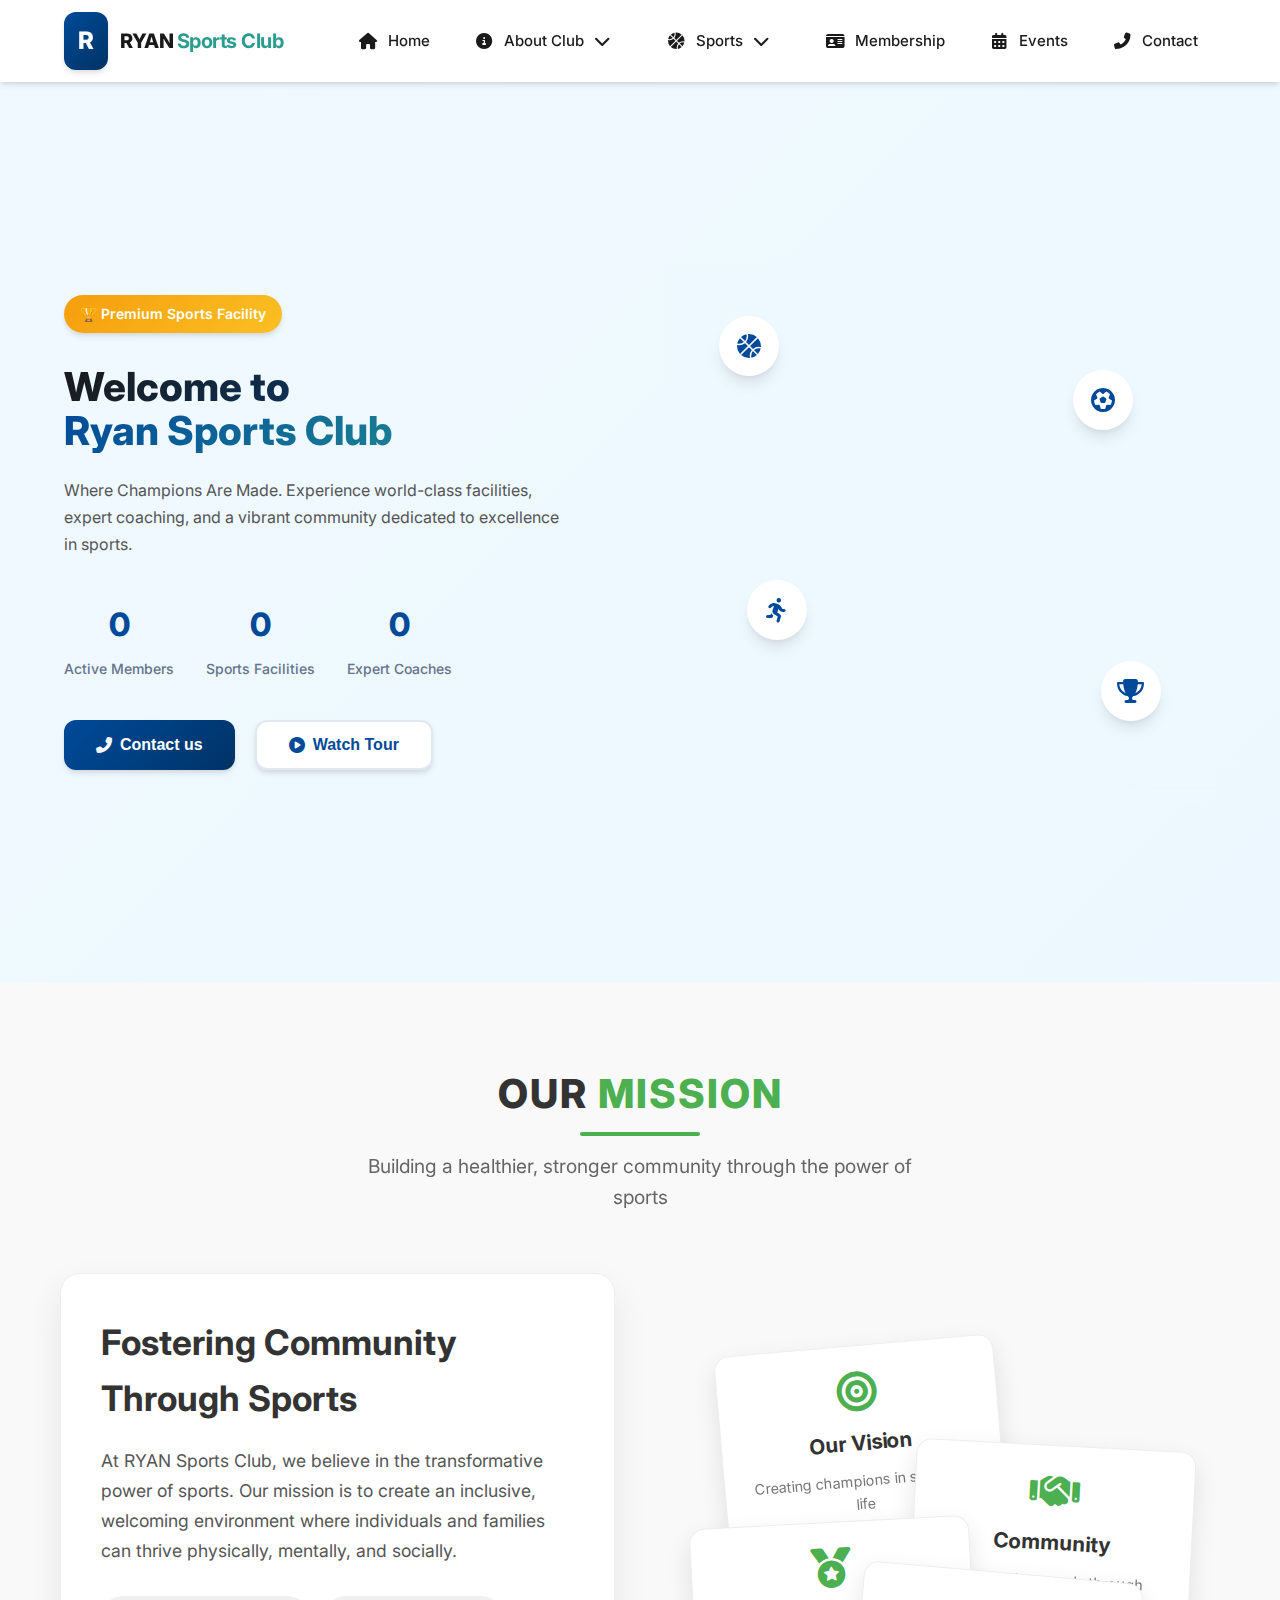
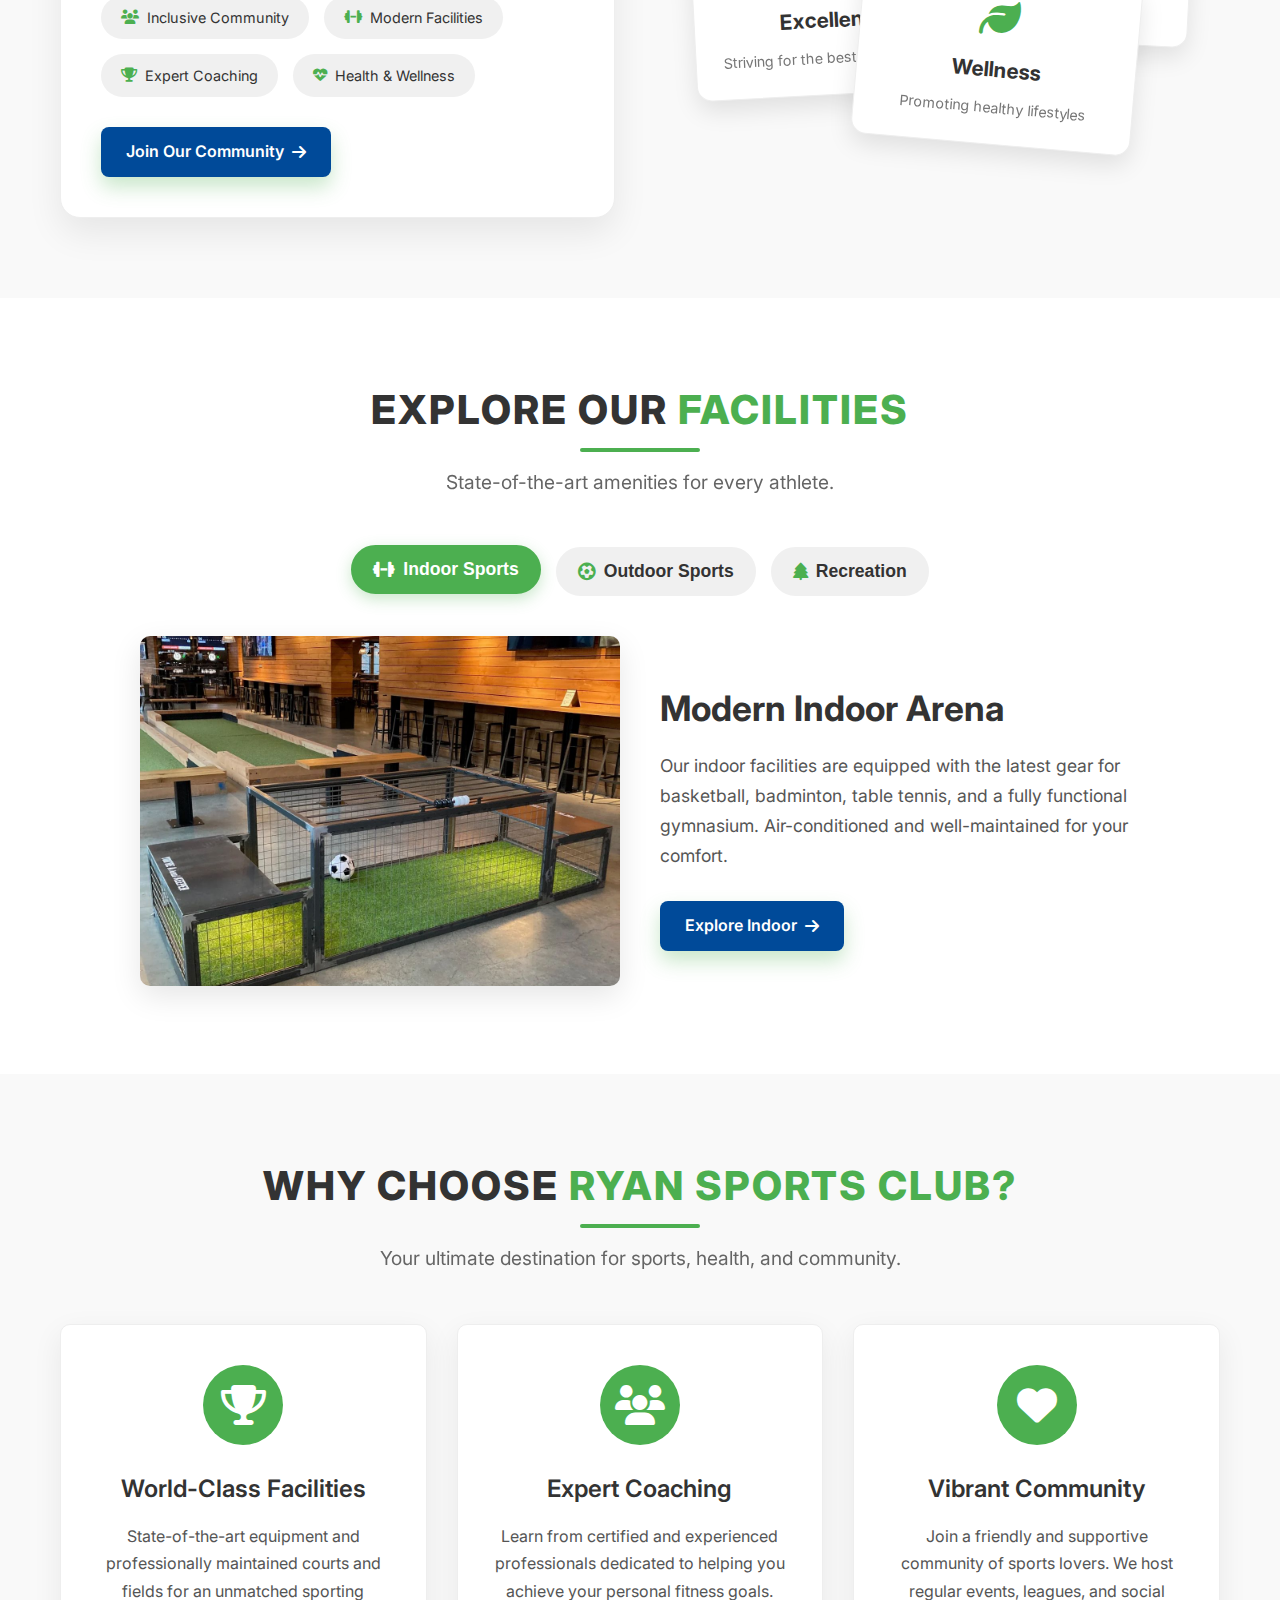
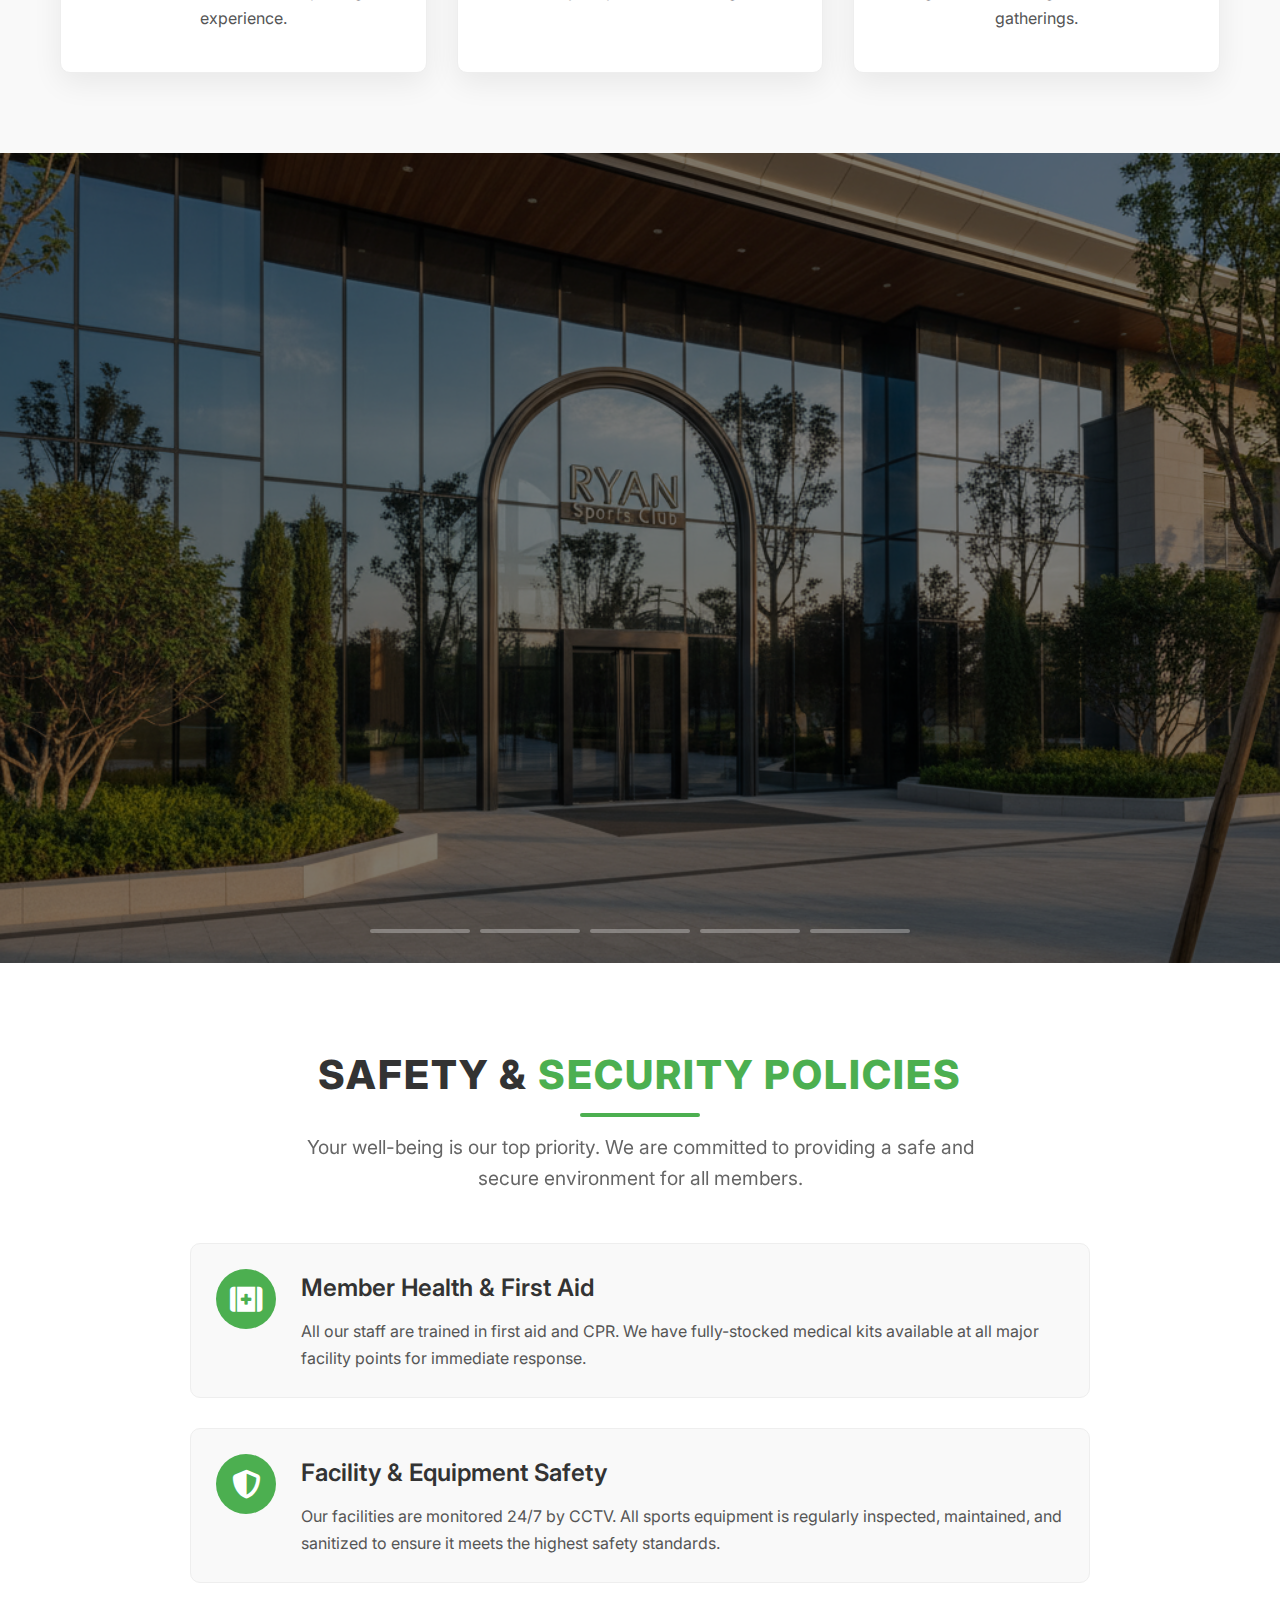
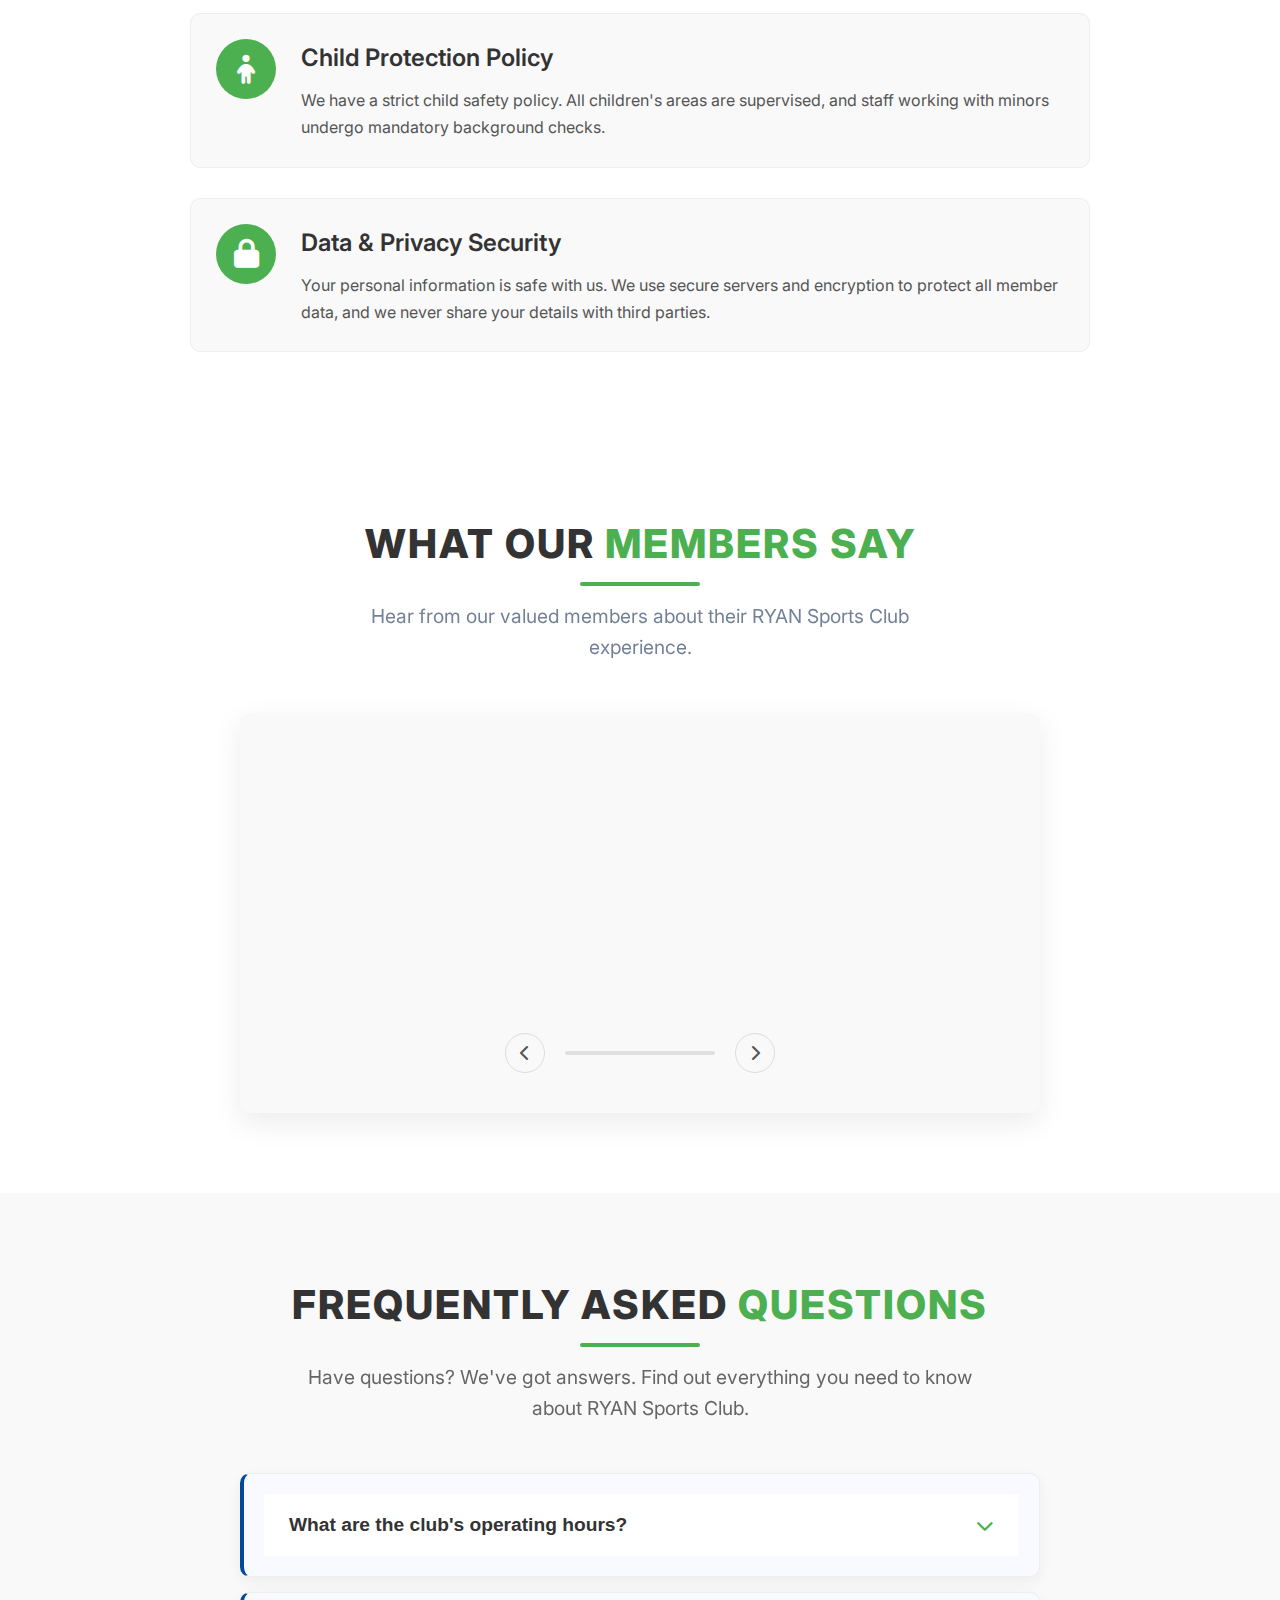
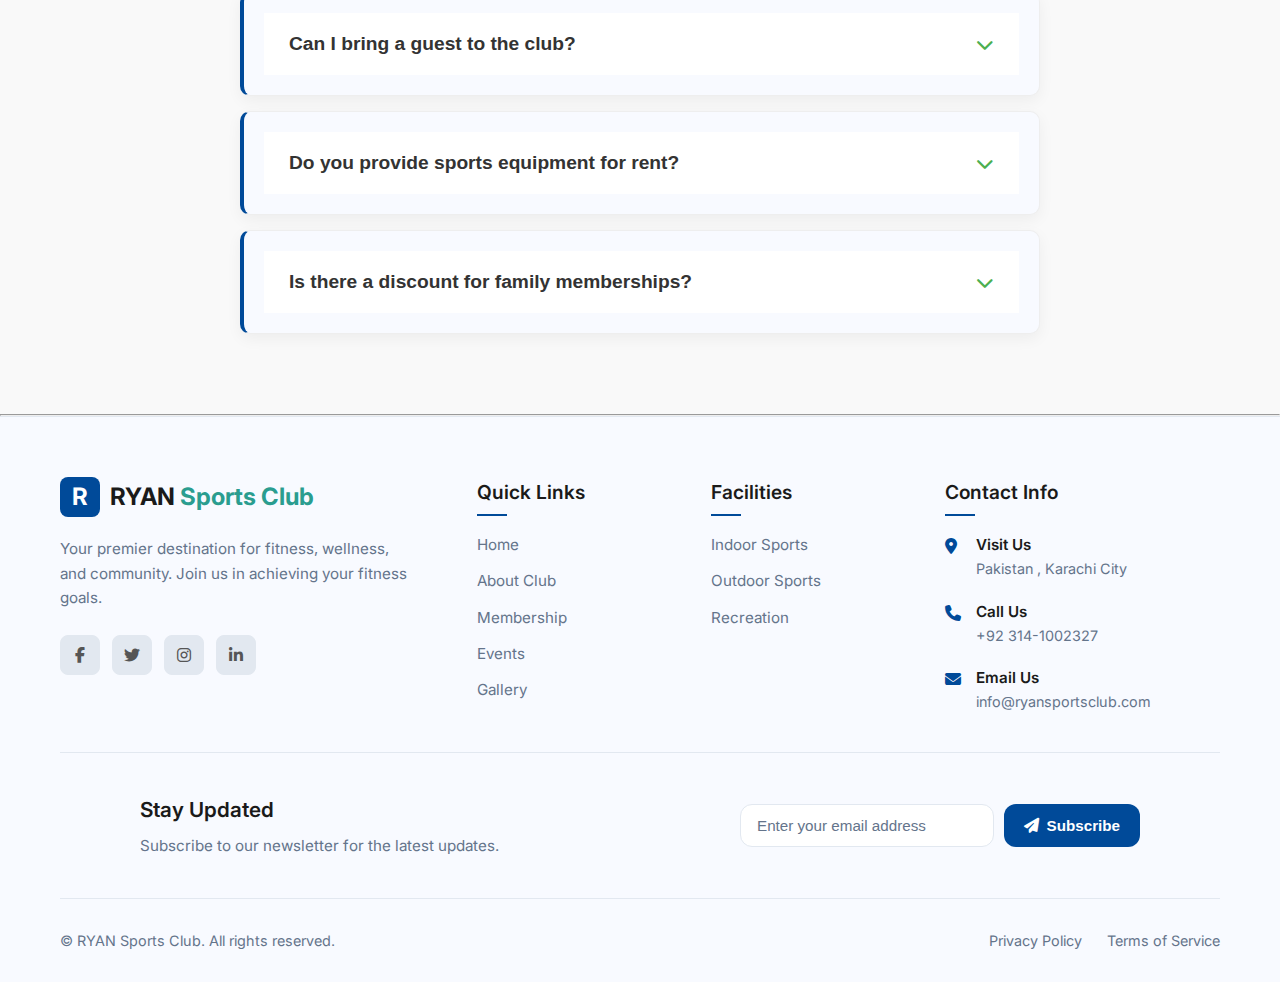
<file: assests/index.html>
<!DOCTYPE html>
<html lang="en">
<head>
    <meta charset="UTF-8">
    <meta name="viewport" content="width=device-width, initial-scale=1.0">
    <title>Ryan Sports Club - Where Champions Are Made</title>
    
    <link rel="stylesheet" href="css/style.css">
    <link rel="stylesheet" href="https://cdnjs.cloudflare.com/ajax/libs/font-awesome/6.5.2/css/all.min.css" />
    <link href="https://fonts.googleapis.com/css2?family=Inter:wght@300;400;500;600;700;800&display=swap" rel="stylesheet">
</head>
<body>
    <nav class="rsc-nav-container">
        <div class="rsc-nav-logo">
            <a href="index.html">
                <span class="rsc-nav-logo-icon">R</span>
                <span class="rsc-nav-logo-text">RYAN <span class="rsc-nav-logo-text-green">Sports Club</span></span>
            </a>
        </div>

        <div class="rsc-nav-toggle" id="rscNavToggle">
            <i class="fas fa-bars"></i>
        </div>

        <ul class="rsc-nav-links" id="rscNavLinks">
            <li class="rsc-nav-item">
                <a href="index.html" class="rsc-nav-link">
                    <i class="fas fa-home"></i>
                    <span>Home</span>
                </a>
            </li>

            <li class="rsc-nav-item rsc-nav-dropdown-container">
                <a href="#" class="rsc-nav-link rsc-nav-dropdown-toggle">
                    <i class="fas fa-info-circle"></i>
                    <span>About Club</span>
                    <i class="fas fa-chevron-down rsc-nav-chevron"></i>
                </a>
                <ul class="rsc-nav-dropdown-menu">
                    <li class="rsc-nav-dropdown-item">
                        <a href="pages/athletes.html" class="rsc-nav-dropdown-link"><i class="fas fa-star"></i> Top Athletes</a>
                    </li>
                    <li class="rsc-nav-dropdown-item">
                        <a href="pages/gallery.html" class="rsc-nav-dropdown-link"><i class="fas fa-images"></i> Gallery</a>
                    </li>
                    <li class="rsc-nav-dropdown-item">
                        <a href="pages/feedback.html" class="rsc-nav-dropdown-link"><i class="fas fa-comments"></i> Feedback</a>
                    </li>
                </ul>
            </li>

            <li class="rsc-nav-item rsc-nav-dropdown-container">
                <a href="#" class="rsc-nav-link rsc-nav-dropdown-toggle">
                    <i class="fas fa-basketball-ball"></i>
                    <span>Sports</span>
                    <i class="fas fa-chevron-down rsc-nav-chevron"></i>
                </a>
                <ul class="rsc-nav-dropdown-menu">
                    <li class="rsc-nav-dropdown-item">
                        <a href="pages/indoor.html" class="rsc-nav-dropdown-link"><i class="fas fa-dumbbell"></i> Indoor Sports</a>
                    </li>
                    <li class="rsc-nav-dropdown-item">
                        <a href="pages/outdoor.html" class="rsc-nav-dropdown-link"><i class="fas fa-futbol"></i> Outdoor Sports</a>
                    </li>
                    <li class="rsc-nav-dropdown-item">
                        <a href="pages/recreation.html" class="rsc-nav-dropdown-link"><i class="fas fa-tree"></i> Recreation</a>
                    </li>
                </ul>
            </li>

            <li class="rsc-nav-item">
                <a href="pages/membership.html" class="rsc-nav-link">
                    <i class="fas fa-id-card"></i>
                    <span>Membership</span>
                </a>
            </li>
            
            <li class="rsc-nav-item">
                <a href="pages/events.html" class="rsc-nav-link">
                    <i class="fas fa-calendar-alt"></i>
                    <span>Events</span>
                </a>
            </li>
            
            <li class="rsc-nav-item">
                <a href="pages/contact.html" class="rsc-nav-link">
                    <i class="fas fa-phone-alt"></i>
                    <span>Contact</span>
                </a>
            </li>
        </ul>
    </nav>

    <section class="hero-section">
        <div class="hero-content">
            <div class="hero-badge">
                <span>🏆 Premium Sports Facility</span>
            </div>
            <h1>
                <span class="hero-title-line">Welcome to</span>
                <span class="hero-title-accent">Ryan Sports Club</span>
            </h1>
            <p class="hero-description">
                Where Champions Are Made. Experience world-class facilities, 
                expert coaching, and a vibrant community dedicated to 
                excellence in sports.
            </p>
            <div class="hero-stats">
                <div class="stat-item">
                    <div class="stat-number" data-count="500">0</div>
                    <div class="stat-label">Active Members</div>
                </div>
                <div class="stat-item">
                    <div class="stat-number" data-count="25">0</div>
                    <div class="stat-label">Sports Facilities</div>
                </div>
                <div class="stat-item">
                    <div class="stat-number" data-count="15">0</div>
                    <div class="stat-label">Expert Coaches</div>
                </div>
            </div>
            <div class="button-group">
                <button class="btn btn-primary">
                    <i class="fas fa-phone-alt"></i>
                    Contact us
                </button>
                <button class="btn btn-secondary">
                    <i class="fas fa-play-circle"></i>
                    Watch Tour
                </button>
            </div>
        </div>
        
        <div class="hero-visual">
            <div id="canvas-container"></div>
            <div class="floating-elements">
                <div class="floating-element element-1">
                    <i class="fas fa-basketball-ball"></i>
                </div>
                <div class="floating-element element-2">
                    <i class="fas fa-futbol"></i>
                </div>
                <div class="floating-element element-3">
                    <i class="fas fa-running"></i>
                </div>
                <div class="floating-element element-4">
                    <i class="fas fa-trophy"></i>
                </div>
            </div>
        </div>
    </section>

    

<section class="rsc-mission-v2">
  <div class="rsc-particles" id="rsc-particles"></div>
  
  <div class="rsc-container">
    <div class="rsc-mission-header">
      <h2 class="rsc-section-title">
        Our <span class="rsc-text-green">Mission</span>
      </h2>
      <p class="rsc-mission-subtitle">Building a healthier, stronger community through the power of sports</p>
    </div>
    
    <div class="rsc-mission-content">
      
      <div class="rsc-mission-text">
        <h3>Fostering Community Through Sports</h3>
        <p>At RYAN Sports Club, we believe in the transformative power of sports. Our mission is to create an inclusive, welcoming environment where individuals and families can thrive physically, mentally, and socially.</p>
        
        <div class="rsc-mission-features">
          <div class="rsc-feature">
            <i class="fas fa-users"></i>
            <span>Inclusive Community</span>
          </div>
          <div class="rsc-feature">
            <i class="fas fa-dumbbell"></i>
            <span>Modern Facilities</span>
          </div>
          <div class="rsc-feature">
            <i class="fas fa-trophy"></i>
            <span>Expert Coaching</span>
          </div>
          <div class="rsc-feature">
            <i class="fas fa-heartbeat"></i>
            <span>Health & Wellness</span>
          </div>
        </div>
        
        <a href="pages/membership.html" class="rsc-btn rsc-btn-primary">
          Join Our Community
          <i class="fas fa-arrow-right"></i>
        </a>
      </div>
      
      <div class="rsc-mission-visual">
        <div class="rsc-floating-card rsc-card-1">
          <i class="fas fa-bullseye"></i>
          <h3>Our Vision</h3>
          <p>Creating champions in sport and life</p>
        </div>
        
        <div class="rsc-floating-card rsc-card-2">
          <i class="fas fa-handshake"></i>
          <h3>Community</h3>
          <p>Connecting people through sports</p>
        </div>
        
        <div class="rsc-floating-card rsc-card-3">
          <i class="fas fa-medal"></i>
          <h3>Excellence</h3>
          <p>Striving for the best in everything</p>
        </div>
        
        <div class="rsc-floating-card rsc-card-4">
          <i class="fas fa-leaf"></i>
          <h3>Wellness</h3>
          <p>Promoting healthy lifestyles</p>
        </div>
      </div>
    </div>
  </div>
</section>




<section class="rsc-facilities">
  <div class="rsc-container">
    
    <div class="rsc-facility-header">
      <h2 class="rsc-section-title">
        Explore Our <span class="rsc-text-green">Facilities</span>
      </h2>
      <p class="rsc-facility-subtitle">State-of-the-art amenities for every athlete.</p>
    </div>
    
    <div class="rsc-facility-tabs">
      <button class="rsc-tab-btn rsc-tab-active" data-tab="facility-indoor">
        <i class="fas fa-dumbbell"></i> Indoor Sports
      </button>
      <button class="rsc-tab-btn" data-tab="facility-outdoor">
        <i class="fas fa-futbol"></i> Outdoor Sports
      </button>
      <button class="rsc-tab-btn" data-tab="facility-recreation">
        <i class="fas fa-tree"></i> Recreation
      </button>
    </div>
    
    <div class="rsc-facility-content">
      
      <div class="rsc-tab-pane rsc-pane-active" id="facility-indoor">
        <div class="rsc-pane-grid">
          <div class="rsc-pane-image">
            <img src="images/indoor.jpg" alt="Indoor Sports Facility">
          </div>
          <div class="rsc-pane-text">
            <h3>Modern Indoor Arena</h3>
            <p>Our indoor facilities are equipped with the latest gear for basketball, badminton, table tennis, and a fully functional gymnasium. Air-conditioned and well-maintained for your comfort.</p>
            <a href="pages/indoor.html" class="rsc-btn rsc-btn-primary">Explore Indoor <i class="fas fa-arrow-right"></i></a>
          </div>
        </div>
      </div>
      
      <div class="rsc-tab-pane" id="facility-outdoor">
        <div class="rsc-pane-grid">
          <div class="rsc-pane-image">
            <img src="images/outdoor.jpg" alt="Outdoor Sports Facility">
          </div>
          <div class="rsc-pane-text">
            <h3>Spacious Outdoor Fields</h3>
            <p>Enjoy sports under the open sky. We offer professional-grade cricket pitches, football turf, tennis courts, and a dedicated running track. All facilities are floodlit for evening play.</p>
            <a href="pages/outdoor.html" class="rsc-btn rsc-btn-primary">Explore Outdoor <i class="fas fa-arrow-right"></i></a>
          </div>
        </div>
      </div>
      
      <div class="rsc-tab-pane" id="facility-recreation">
        <div class="rsc-pane-grid">
          <div class="rsc-pane-image">
            <img src="images/recreation.png" alt="Recreation Facility">
          </div>
          <div class="rsc-pane-text">
            <h3>Relax & Recreate</h3>
            <p>Take a break from the action in our recreation zones. Featuring a swimming pool, yoga studio, sauna, and a cozy cafe to relax and socialize with fellow members.</p>
            <a href="pages/recreation.html" class="rsc-btn rsc-btn-primary">Explore Recreation <i class="fas fa-arrow-right"></i></a>
          </div>
        </div>
      </div>
      
    </div>
  </div>
</section>



    <section class="rsc-why-us">
  <div class="rsc-container">
    
    <div class="rsc-why-header">
      <h2 class="rsc-section-title">
        Why Choose <span class="rsc-text-green">RYAN Sports Club?</span>
      </h2>
      <p class="rsc-why-subtitle">Your ultimate destination for sports, health, and community.</p>
    </div>
    
    <div class="rsc-why-grid">
      
      <div class="rsc-why-card">
        <div class="rsc-why-icon">
          <i class="fas fa-trophy"></i>
        </div>
        <h3>World-Class Facilities</h3>
        <p>State-of-the-art equipment and professionally maintained courts and fields for an unmatched sporting experience.</p>
      </div>
      
      <div class="rsc-why-card">
        <div class="rsc-why-icon">
          <i class="fas fa-users"></i>
        </div>
        <h3>Expert Coaching</h3>
        <p>Learn from certified and experienced professionals dedicated to helping you achieve your personal fitness goals.</p>
      </div>
      
      <div class="rsc-why-card">
        <div class="rsc-why-icon">
          <i class="fas fa-heart"></i>
        </div>
        <h3>Vibrant Community</h3>
        <p>Join a friendly and supportive community of sports lovers. We host regular events, leagues, and social gatherings.</p>
      </div>
      
    </div>
  </div>
</section>





<section class="rsc-hero-carousel" id="rscHeroCarousel">
    
    <div class="rsc-hero-slide rsc-slide-active" 
         style="background-image: url('images/CAROUSEL.png');">
    </div>
    <div class="rsc-hero-slide" 
         style="background-image: url('images/CAROUSEL-1.png');">
    </div>
    <div class="rsc-hero-slide" 
         style="background-image: url('images/CAROUSEL-2.png');">
    </div>
    <div class="rsc-hero-slide" 
         style="background-image: url('images/CAROUSEL-3.png');">
    </div>
    <div class="rsc-hero-slide" 
         style="background-image: url('images/CAROUSEL-4.png');">
    </div>

    <div class="rsc-hero-overlay"></div>
    
    <div class="rsc-hero-content">
        <h1 class="rsc-hero-title">Experience <span class="rsc-text-green">Excellence</span></h1>
        <p class="rsc-hero-subtitle">Discover world-class facilities and a vibrant community at RYAN Sports Club.</p>
        <a href="pages/membership.html" class="rsc-btn rsc-btn-primary rsc-hero-btn">Join The Club</a>
    </div>
    
    <div class="rsc-hero-progress-container">
        <div class="rsc-hero-progress">
            <div class="rsc-hero-progress-inner"></div>
        </div>
        <div class="rsc-hero-progress">
            <div class="rsc-hero-progress-inner"></div>
        </div>
        <div class="rsc-hero-progress">
            <div class="rsc-hero-progress-inner"></div>
        </div>
        <div class="rsc-hero-progress">
            <div class="rsc-hero-progress-inner"></div>
        </div>
        <div class="rsc-hero-progress">
            <div class="rsc-hero-progress-inner"></div>
        </div>
    </div>

    
    
</section>







    <section class="rsc-safety">
  <div class="rsc-container">
    
    <div class="rsc-safety-header">
      <h2 class="rsc-section-title">
        Safety & <span class="rsc-text-green">Security Policies</span>
      </h2>
      <p class="rsc-safety-subtitle">Your well-being is our top priority. We are committed to providing a safe and secure environment for all members.</p>
    </div>
    
    <div class="rsc-policy-list">
      
      <div class="rsc-policy-item">
        <div class="rsc-policy-icon">
          <i class="fas fa-first-aid"></i>
        </div>
        <div class="rsc-policy-text">
          <h3>Member Health & First Aid</h3>
          <p>All our staff are trained in first aid and CPR. We have fully-stocked medical kits available at all major facility points for immediate response.</p>
        </div>
      </div>
      
      <div class="rsc-policy-item">
        <div class="rsc-policy-icon">
          <i class="fas fa-shield-alt"></i>
        </div>
        <div class="rsc-policy-text">
          <h3>Facility & Equipment Safety</h3>
          <p>Our facilities are monitored 24/7 by CCTV. All sports equipment is regularly inspected, maintained, and sanitized to ensure it meets the highest safety standards.</p>
        </div>
      </div>
      
      <div class="rsc-policy-item">
        <div class="rsc-policy-icon">
          <i class="fas fa-child"></i>
        </div>
        <div class="rsc-policy-text">
          <h3>Child Protection Policy</h3>
          <p>We have a strict child safety policy. All children's areas are supervised, and staff working with minors undergo mandatory background checks.</p>
        </div>
      </div>
      
      <div class="rsc-policy-item">
        <div class="rsc-policy-icon">
          <i class="fas fa-lock"></i>
        </div>
        <div class="rsc-policy-text">
          <h3>Data & Privacy Security</h3>
          <p>Your personal information is safe with us. We use secure servers and encryption to protect all member data, and we never share your details with third parties.</p>
        </div>
      </div>
      
    </div>
  </div>
</section>



<section class="rsc-testimonials">
  <div class="rsc-container">
    
    <div class="rsc-testimonials-header">
      <h2 class="rsc-section-title">
        What Our <span class="rsc-text-green">Members Say</span>
      </h2>
      <p class="rsc-testimonials-subtitle">Hear from our valued members about their RYAN Sports Club experience.</p>
    </div>
    
    <div class="rsc-testimonial-slider" id="rscTestimonialSlider">
      
      <div class="rsc-testimonial-track">
        
        <div class="rsc-testimonial-item">
          <div class="rsc-testimonial-content">
            <i class="fas fa-quote-left rsc-quote-icon"></i>
            <p>"RYAN Sports Club has transformed my fitness journey. The facilities are top-notch, and the community is incredibly supportive. Highly recommend!"</p>
            <div class="rsc-testimonial-rating">
              <i class="fas fa-star"></i><i class="fas fa-star"></i><i class="fas fa-star"></i><i class="fas fa-star"></i><i class="fas fa-star"></i>
            </div>
            <h4 class="rsc-testimonial-author">Raza</h4>
            <span class="rsc-testimonial-role">Active Member since 2022</span>
          </div>
        </div>
        
        <div class="rsc-testimonial-item">
          <div class="rsc-testimonial-content">
            <i class="fas fa-quote-left rsc-quote-icon"></i>
            <p>"I love the variety of classes and the friendly coaches. It's more than just a gym; it's a place to relax, train, and make friends."</p>
            <div class="rsc-testimonial-rating">
              <i class="fas fa-star"></i><i class="fas fa-star"></i><i class="fas fa-star"></i><i class="fas fa-star"></i><i class="fas fa-star-half-alt"></i>
            </div>
            <h4 class="rsc-testimonial-author">Rimsha Rajpoot</h4>
            <span class="rsc-testimonial-role">Yoga & Wellness Enthusiast</span>
          </div>
        </div>
        
        <div class="rsc-testimonial-item">
          <div class="rsc-testimonial-content">
            <i class="fas fa-quote-left rsc-quote-icon"></i>
            <p>"The best sports club in the city! Clean, well-maintained, and always something new to try. My family and I enjoy spending our weekends here."</p>
            <div class="rsc-testimonial-rating">
              <i class="fas fa-star"></i><i class="fas fa-star"></i><i class="fas fa-star"></i><i class="fas fa-star"></i><i class="fas fa-star"></i>
            </div>
            <h4 class="rsc-testimonial-author">Ali Raza</h4>
            <span class="rsc-testimonial-role">Family Member</span>
          </div>
        </div>
        
        <div class="rsc-testimonial-item">
          <div class="rsc-testimonial-content">
            <i class="fas fa-quote-left rsc-quote-icon"></i>
            <p>"Excellent customer service and fantastic facilities for all ages. RYAN Sports Club truly lives up to its reputation of excellence."</p>
            <div class="rsc-testimonial-rating">
              <i class="fas fa-star"></i><i class="fas fa-star"></i><i class="fas fa-star"></i><i class="fas fa-star"></i>
            </div>
            <h4 class="rsc-testimonial-author">Sana Malik</h4>
            <span class="rsc-testimonial-role">Swimming & Aqua Member</span>
          </div>
        </div>
        
      </div>

      <div class="rsc-testimonial-controls">
        <button class="rsc-testimonial-arrow rsc-arrow-prev" id="rscTestiPrev"><i class="fas fa-chevron-left"></i></button>
        <div class="rsc-testimonial-progress-bar-container">
          <div class="rsc-testimonial-progress-bar-inner" id="rscTestiProgressBar"></div>
        </div>
        <button class="rsc-testimonial-arrow rsc-arrow-next" id="rscTestiNext"><i class="fas fa-chevron-right"></i></button>
      </div>
      
    </div>
  </div>
</section>



<section class="rsc-faq">
  <div class="rsc-container">
    
    <div class="rsc-faq-header">
      <h2 class="rsc-section-title">
        Frequently Asked <span class="rsc-text-green">Questions</span>
      </h2>
      <p class="rsc-faq-subtitle">Have questions? We've got answers. Find out everything you need to know about RYAN Sports Club.</p>
    </div>
    
    <div class="rsc-faq-container">
      
      <div class="rsc-faq-item">
        <button class="rsc-faq-question">
          <span>What are the club's operating hours?</span>
          <i class="fas fa-chevron-down rsc-faq-icon"></i>
        </button>
        <div class="rsc-faq-answer">
          <p>Our club is open from 6:00 AM to 11:00 PM, seven days a week. Facility-specific timings (like the swimming pool) may vary. Please check the individual facility pages for details.</p>
        </div>
      </div>
      
      <div class="rsc-faq-item">
        <button class="rsc-faq-question">
          <span>Can I bring a guest to the club?</span>
          <i class="fas fa-chevron-down rsc-faq-icon"></i>
        </button>
        <div class="rsc-faq-answer">
          <p>Yes, members are allowed to bring guests. A guest pass fee is applicable. Each guest must be accompanied by the member and register at the front desk upon arrival.</p>
        </div>
      </div>
      
      <div class="rsc-faq-item">
        <button class="rsc-faq-question">
          <span>Do you provide sports equipment for rent?</span>
          <i class="fas fa-chevron-down rsc-faq-icon"></i>
        </button>
        <div class="rsc-faq-answer">
          <p>We provide basic equipment for most sports (like basketballs, footballs) at no extra charge. Specialized equipment (like tennis rackets, badminton rackets) is available for rent at our sports shop.</p>
        </div>
      </div>
      
      <div class="rsc-faq-item">
        <button class="rsc-faq-question">
          <span>Is there a discount for family memberships?</span>
          <i class="fas fa-chevron-down rsc-faq-icon"></i>
        </button>
        <div class="rsc-faq-answer">
          <p>Absolutely! We offer special discounted packages for families (2 adults and up to 2 children). Please visit our 'Membership' page or contact the front desk for detailed pricing.</p>
        </div>
      </div>
      
    </div>
  </div>
</section>


<hr>
<footer class="rsc-main-footer">
    <div class="rsc-container">
        <div class="rsc-main-footer-main">
            <div class="rsc-main-footer-brand">
                <div class="rsc-main-footer-logo">
                    <span class="rsc-main-footer-logo-icon">R</span>
                    <span class="rsc-main-footer-logo-text">RYAN <span class="rsc-main-footer-logo-text-green">Sports Club</span></span>
                </div>
                <p class="rsc-main-footer-description">
                    Your premier destination for fitness, wellness, and community. Join us in achieving your fitness goals.
                </p>
                <div class="rsc-main-footer-social-links">
                    <a href="#" class="rsc-main-footer-social-link" aria-label="Facebook">
                        <i class="fab fa-facebook-f"></i>
                    </a>
                    <a href="#" class="rsc-main-footer-social-link" aria-label="Twitter">
                        <i class="fab fa-twitter"></i>
                    </a>
                    <a href="#" class="rsc-main-footer-social-link" aria-label="Instagram">
                        <i class="fab fa-instagram"></i>
                    </a>
                    <a href="#" class="rsc-main-footer-social-link" aria-label="LinkedIn">
                        <i class="fab fa-linkedin-in"></i>
                    </a>
                </div>
            </div>

            <div class="rsc-main-footer-links">
                <h4 class="rsc-main-footer-title">Quick Links</h4>
                <ul class="rsc-main-footer-list">
                    <li><a href="../index.html" class="rsc-main-footer-link">Home</a></li>
                    <li><a href="pages/recreation.html" class="rsc-main-footer-link">About Club</a></li>
                    <li><a href="pages/membership.html" class="rsc-main-footer-link">Membership</a></li>
                    <li><a href="pages/events.html" class="rsc-main-footer-link">Events</a></li>
                    <li><a href="pages/gallery.html" class="rsc-main-footer-link">Gallery</a></li>
                </ul>
            </div>

            <div class="rsc-main-footer-links">
                <h4 class="rsc-main-footer-title">Facilities</h4>
                <ul class="rsc-main-footer-list">
                    <li><a href="pages/indoor.html" class="rsc-main-footer-link">Indoor Sports</a></li>
                    <li><a href="pages/outdoor.html" class="rsc-main-footer-link">Outdoor Sports</a></li>
                    <li><a href="pages/recreation.html" class="rsc-main-footer-link">Recreation</a></li>
                    
                </ul>
            </div>

            <div class="rsc-main-footer-contact">
                <h4 class="rsc-main-footer-title">Contact Info</h4>
                <div class="rsc-main-footer-contact-info">
                    <div class="rsc-main-footer-contact-item">
                        <i class="fas fa-map-marker-alt"></i>
                        <div>
                            <strong>Visit Us</strong>
                            <span>Pakistan , Karachi City</span>
                        </div>
                    </div>
                    <div class="rsc-main-footer-contact-item">
                        <i class="fas fa-phone"></i>
                        <div>
                            <strong>Call Us</strong>
                            <span>+92 314-1002327</span>
                        </div>
                    </div>
                    <div class="rsc-main-footer-contact-item">
                        <i class="fas fa-envelope"></i>
                        <div>
                            <strong>Email Us</strong>
                            <span>info@ryansportsclub.com</span>
                        </div>
                    </div>
                </div>
            </div>
        </div>

        <div class="rsc-main-footer-newsletter">
            <div class="rsc-main-footer-newsletter-content">
                <div class="rsc-main-footer-newsletter-text">
                    <h4 class="rsc-main-footer-newsletter-title">Stay Updated</h4>
                    <p class="rsc-main-footer-newsletter-subtitle">Subscribe to our newsletter for the latest updates.</p>
                </div>
                <form class="rsc-main-footer-newsletter-form">
                    <div class="rsc-main-footer-newsletter-input-group">
                        <input type="email" placeholder="Enter your email address" class="rsc-main-footer-newsletter-input" required>
                        <button type="submit" class="rsc-main-footer-btn rsc-main-footer-btn-primary">
                            <i class="fas fa-paper-plane"></i>
                            Subscribe
                        </button>
                    </div>
                </form>
            </div>
        </div>

        <div class="rsc-main-footer-bottom">
            <div class="rsc-main-footer-bottom-content">
                <div class="rsc-main-footer-copyright">
                    <p>&copy; <span id="rscFooterCurrentYear"></span> RYAN Sports Club. All rights reserved.</p>
                </div>
                <div class="rsc-main-footer-legal">
                    <a href="#" class="rsc-main-footer-legal-link">Privacy Policy</a>
                    <a href="#" class="rsc-main-footer-legal-link">Terms of Service</a>
                </div>
            </div>
        </div>
    </div>
</footer>

    <script type="module" src="js/script.js"></script>
</body>
</html>
</file>
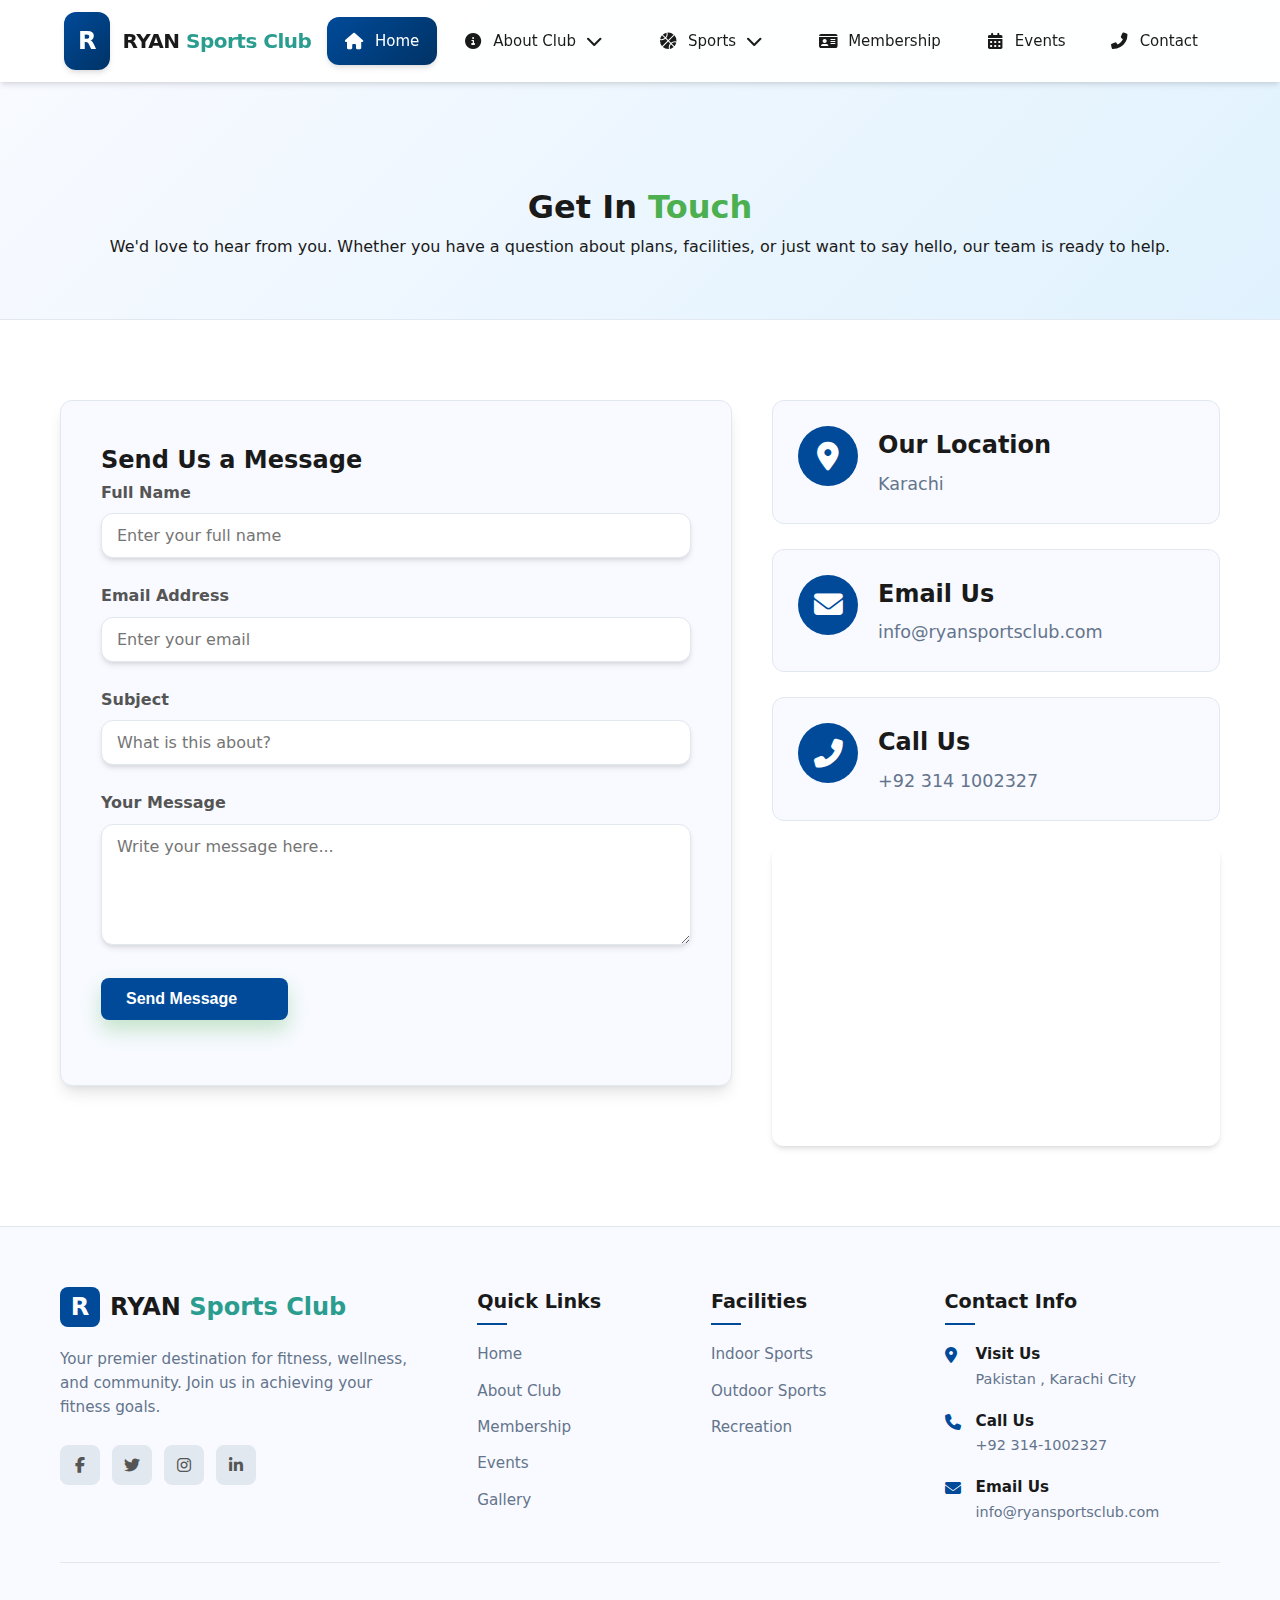
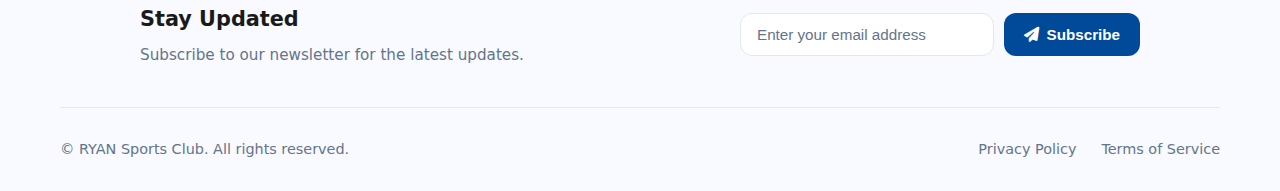
<file: assests/pages/contact.html>
<!DOCTYPE html>
<html lang="en">
<head>
    <meta charset="UTF-8">
    <meta name="viewport" content="width=device-width, initial-scale=1.0">
    <title>Document</title>
    <link rel="stylesheet" href="../css/style.css">
      <link rel="stylesheet" href="https://cdnjs.cloudflare.com/ajax/libs/font-awesome/6.5.2/css/all.min.css" />
</head>
<body>
    
    <nav class="rsc-nav-container">
  
  <div class="rsc-nav-logo">
    <a href="../index.html">
      <span class="rsc-nav-logo-icon">R</span>
      <span class="rsc-nav-logo-text">RYAN <span class="rsc-nav-logo-text-green">Sports Club</span></span>
    </a>
  </div>

  <div class="rsc-nav-toggle" id="rscNavToggle">
    <i class="fas fa-bars"></i>
  </div>

  <ul class="rsc-nav-links" id="rscNavLinks">
    
    <li class="rsc-nav-item">
      <a href="../index.html" class="rsc-nav-link rsc-nav-active">
        <i class="fas fa-home"></i>
        <span>Home</span>
      </a>
    </li>

    <li class="rsc-nav-item rsc-nav-dropdown-container">
      <a href="#" class="rsc-nav-link rsc-nav-dropdown-toggle">
        <i class="fas fa-info-circle"></i>
        <span>About Club</span>
        <i class="fas fa-chevron-down rsc-nav-chevron"></i>
      </a>
      <ul class="rsc-nav-dropdown-menu">
        <li class="rsc-nav-dropdown-item">
          <a href="athletes.html" class="rsc-nav-dropdown-link"><i class="fas fa-star"></i> Top Athletes</a>
        </li>
        <li class="rsc-nav-dropdown-item">
          <a href="gallery.html" class="rsc-nav-dropdown-link"><i class="fas fa-images"></i> Gallery</a>
        </li>
        <li class="rsc-nav-dropdown-item">
          <a href="feedback.html" class="rsc-nav-dropdown-link"><i class="fas fa-comments"></i> Feedback</a>
        </li>
      </ul>
    </li>

    <li class="rsc-nav-item rsc-nav-dropdown-container">
      <a href="#" class="rsc-nav-link rsc-nav-dropdown-toggle">
        <i class="fas fa-basketball-ball"></i>
        <span>Sports</span>
        <i class="fas fa-chevron-down rsc-nav-chevron"></i>
      </a>
      <ul class="rsc-nav-dropdown-menu">
        <li class="rsc-nav-dropdown-item">
          <a href="indoor.html" class="rsc-nav-dropdown-link"><i class="fas fa-dumbbell"></i> Indoor Sports</a>
        </li>
        <li class="rsc-nav-dropdown-item">
          <a href="outdoor.html" class="rsc-nav-dropdown-link"><i class="fas fa-futbol"></i> Outdoor Sports</a>
        </li>
        <li class="rsc-nav-dropdown-item">
          <a href="recreation.html" class="rsc-nav-dropdown-link"><i class="fas fa-tree"></i> Recreation</a>
        </li>
      </ul>
    </li>

    <li class="rsc-nav-item">
      <a href="membership.html" class="rsc-nav-link">
        <i class="fas fa-id-card"></i>
        <span>Membership</span>
      </a>
    </li>
    
    <li class="rsc-nav-item">
      <a href="events.html" class="rsc-nav-link">
        <i class="fas fa-calendar-alt"></i>
        <span>Events</span>
      </a>
    </li>
    
    <li class="rsc-nav-item">
      <a href="contact.html" class="rsc-nav-link">
        <i class="fas fa-phone-alt"></i>
        <span>Contact</span>
      </a>
    </li>
  </ul>
</nav>


  <section class="rsc-membership-hero">
    <div class="rsc-container">
        <h1 class="rsc-page-title">Get In <span class="rsc-text-green">Touch</span></h1>
        <p class="rsc-page-subtitle">We'd love to hear from you. Whether you have a question about plans, facilities, or just want to say hello, our team is ready to help.</p>
    </div>
</section>

<section class="rsc-contact-section">
    <div class="rsc-container">
        <div class="rsc-contact-grid">
            
            <div class="rsc-contact-form-wrapper">
                <div class="rsc-feedback-card" id="rscContactFormCard"> <form id="rscContactForm" class="rsc-form">
                        <h2 class="rsc-form-title">Send Us a Message</h2>
                        
                        <div class="rsc-form-group">
                            <label for="contact_name">Full Name</label>
                            <input type="text" id="contact_name" name="name" placeholder="Enter your full name" required>
                        </div>
                        
                        <div class="rsc-form-group">
                            <label for="contact_email">Email Address</label>
                            <input type="email" id="contact_email" name="email" placeholder="Enter your email" required>
                        </div>
                        
                        <div class="rsc-form-group">
                            <label for="contact_subject">Subject</label>
                            <input type="text" id="contact_subject" name="subject" placeholder="What is this about?" required>
                        </div>
                        
                        <div class="rsc-form-group">
                            <label for="contact_message">Your Message</label>
                            <textarea id="contact_message" name="message" rows="5" placeholder="Write your message here..." required></textarea>
                        </div>
                        
                        <div class="rsc-form-group">
                            <button type="submit" class="rsc-btn rsc-btn-primary" id="rscContactSubmitBtn">
                                Send Message
                                <i class="fas fa-paper-plane rsc-flying-icon" id="rscContactFlyingIcon"></i>
                            </button>
                        </div>
                    </form>
                </div>
                
                <div class="rsc-feedback-card" id="rscContactSuccessCard" style="display: none;">
                    <div class="rsc-success-content">
                        <i class="fas fa-check-circle rsc-success-icon"></i>
                        <h2 class="rsc-form-title">Message Sent!</h2>
                        <p>Thank you for reaching out. A member of our team will get back to you shortly.</p>
                    </div>
                </div>
            </div>
            
            <div class="rsc-contact-info-wrapper">
                
                <div class="rsc-info-card">
                    <div class="rsc-info-icon"><i class="fas fa-map-marker-alt"></i></div>
                    <div class="rsc-info-text">
                        <h3>Our Location</h3>
                        <p>Karachi</p>
                    </div>
                </div>
                
                <div class="rsc-info-card">
                    <div class="rsc-info-icon"><i class="fas fa-envelope"></i></div>
                    <div class="rsc-info-text">
                        <h3>Email Us</h3>
                        <p>info@ryansportsclub.com</p>
                    </div>
                </div>

                <div class="rsc-info-card">
                    <div class="rsc-info-icon"><i class="fas fa-phone-alt"></i></div>
                    <div class="rsc-info-text">
                        <h3>Call Us</h3>
                        <p>+92 314 1002327</p>
                    </div>
                </div>
                
                <div class="rsc-contact-map">
                    <iframe 
                        src="https://www.google.com/maps/embed?pb=!1m18!1m12!1m3!1d3620.063341350724!2d67.030458675127!3d24.8617079779287!2m3!1f0!2f0!3f0!3m2!1i1024!2i768!4f13.1!3m3!1m2!1s0x3eb33e6b156561fd%3A0x95c7c34870c64a02!2sMazar-e-Quaid!5e0!3m2!1sen!2s!4v1731878888000!5m2!1sen!2s" 
                        width="600" 
                        height="450" 
                        style="border:0;" 
                        allowfullscreen="" 
                        loading="lazy" 
                        referrerpolicy="no-referrer-when-downgrade">
                    </iframe>
                </div>

            </div>
        </div>
    </div>
</section>


<footer class="rsc-main-footer">
    <div class="rsc-container">
        <div class="rsc-main-footer-main">
            <div class="rsc-main-footer-brand">
                <div class="rsc-main-footer-logo">
                    <span class="rsc-main-footer-logo-icon">R</span>
                    <span class="rsc-main-footer-logo-text">RYAN <span class="rsc-main-footer-logo-text-green">Sports Club</span></span>
                </div>
                <p class="rsc-main-footer-description">
                    Your premier destination for fitness, wellness, and community. Join us in achieving your fitness goals.
                </p>
                <div class="rsc-main-footer-social-links">
                    <a href="#" class="rsc-main-footer-social-link" aria-label="Facebook">
                        <i class="fab fa-facebook-f"></i>
                    </a>
                    <a href="#" class="rsc-main-footer-social-link" aria-label="Twitter">
                        <i class="fab fa-twitter"></i>
                    </a>
                    <a href="#" class="rsc-main-footer-social-link" aria-label="Instagram">
                        <i class="fab fa-instagram"></i>
                    </a>
                    <a href="#" class="rsc-main-footer-social-link" aria-label="LinkedIn">
                        <i class="fab fa-linkedin-in"></i>
                    </a>
                </div>
            </div>

            <div class="rsc-main-footer-links">
                <h4 class="rsc-main-footer-title">Quick Links</h4>
                <ul class="rsc-main-footer-list">
                    <li><a href="../index.html" class="rsc-main-footer-link">Home</a></li>
                    <li><a href="recreation.html" class="rsc-main-footer-link">About Club</a></li>
                    <li><a href="membership.html" class="rsc-main-footer-link">Membership</a></li>
                    <li><a href="events.html" class="rsc-main-footer-link">Events</a></li>
                    <li><a href="gallery.html" class="rsc-main-footer-link">Gallery</a></li>
                </ul>
            </div>

            <div class="rsc-main-footer-links">
                <h4 class="rsc-main-footer-title">Facilities</h4>
                <ul class="rsc-main-footer-list">
                    <li><a href="indoor.html" class="rsc-main-footer-link">Indoor Sports</a></li>
                    <li><a href="outdoor.html" class="rsc-main-footer-link">Outdoor Sports</a></li>
                    <li><a href="recreation.html" class="rsc-main-footer-link">Recreation</a></li>
                    
                </ul>
            </div>

            <div class="rsc-main-footer-contact">
                <h4 class="rsc-main-footer-title">Contact Info</h4>
                <div class="rsc-main-footer-contact-info">
                    <div class="rsc-main-footer-contact-item">
                        <i class="fas fa-map-marker-alt"></i>
                        <div>
                            <strong>Visit Us</strong>
                            <span>Pakistan , Karachi City</span>
                        </div>
                    </div>
                    <div class="rsc-main-footer-contact-item">
                        <i class="fas fa-phone"></i>
                        <div>
                            <strong>Call Us</strong>
                            <span>+92 314-1002327</span>
                        </div>
                    </div>
                    <div class="rsc-main-footer-contact-item">
                        <i class="fas fa-envelope"></i>
                        <div>
                            <strong>Email Us</strong>
                            <span>info@ryansportsclub.com</span>
                        </div>
                    </div>
                </div>
            </div>
        </div>

        <div class="rsc-main-footer-newsletter">
            <div class="rsc-main-footer-newsletter-content">
                <div class="rsc-main-footer-newsletter-text">
                    <h4 class="rsc-main-footer-newsletter-title">Stay Updated</h4>
                    <p class="rsc-main-footer-newsletter-subtitle">Subscribe to our newsletter for the latest updates.</p>
                </div>
                <form class="rsc-main-footer-newsletter-form">
                    <div class="rsc-main-footer-newsletter-input-group">
                        <input type="email" placeholder="Enter your email address" class="rsc-main-footer-newsletter-input" required>
                        <button type="submit" class="rsc-main-footer-btn rsc-main-footer-btn-primary">
                            <i class="fas fa-paper-plane"></i>
                            Subscribe
                        </button>
                    </div>
                </form>
            </div>
        </div>

        <div class="rsc-main-footer-bottom">
            <div class="rsc-main-footer-bottom-content">
                <div class="rsc-main-footer-copyright">
                    <p>&copy; <span id="rscFooterCurrentYear"></span> RYAN Sports Club. All rights reserved.</p>
                </div>
                <div class="rsc-main-footer-legal">
                    <a href="#" class="rsc-main-footer-legal-link">Privacy Policy</a>
                    <a href="#" class="rsc-main-footer-legal-link">Terms of Service</a>
                </div>
            </div>
        </div>
    </div>
</footer>

    <script type="module" src="../js/script.js"></script>
</body>
</html>
</file>
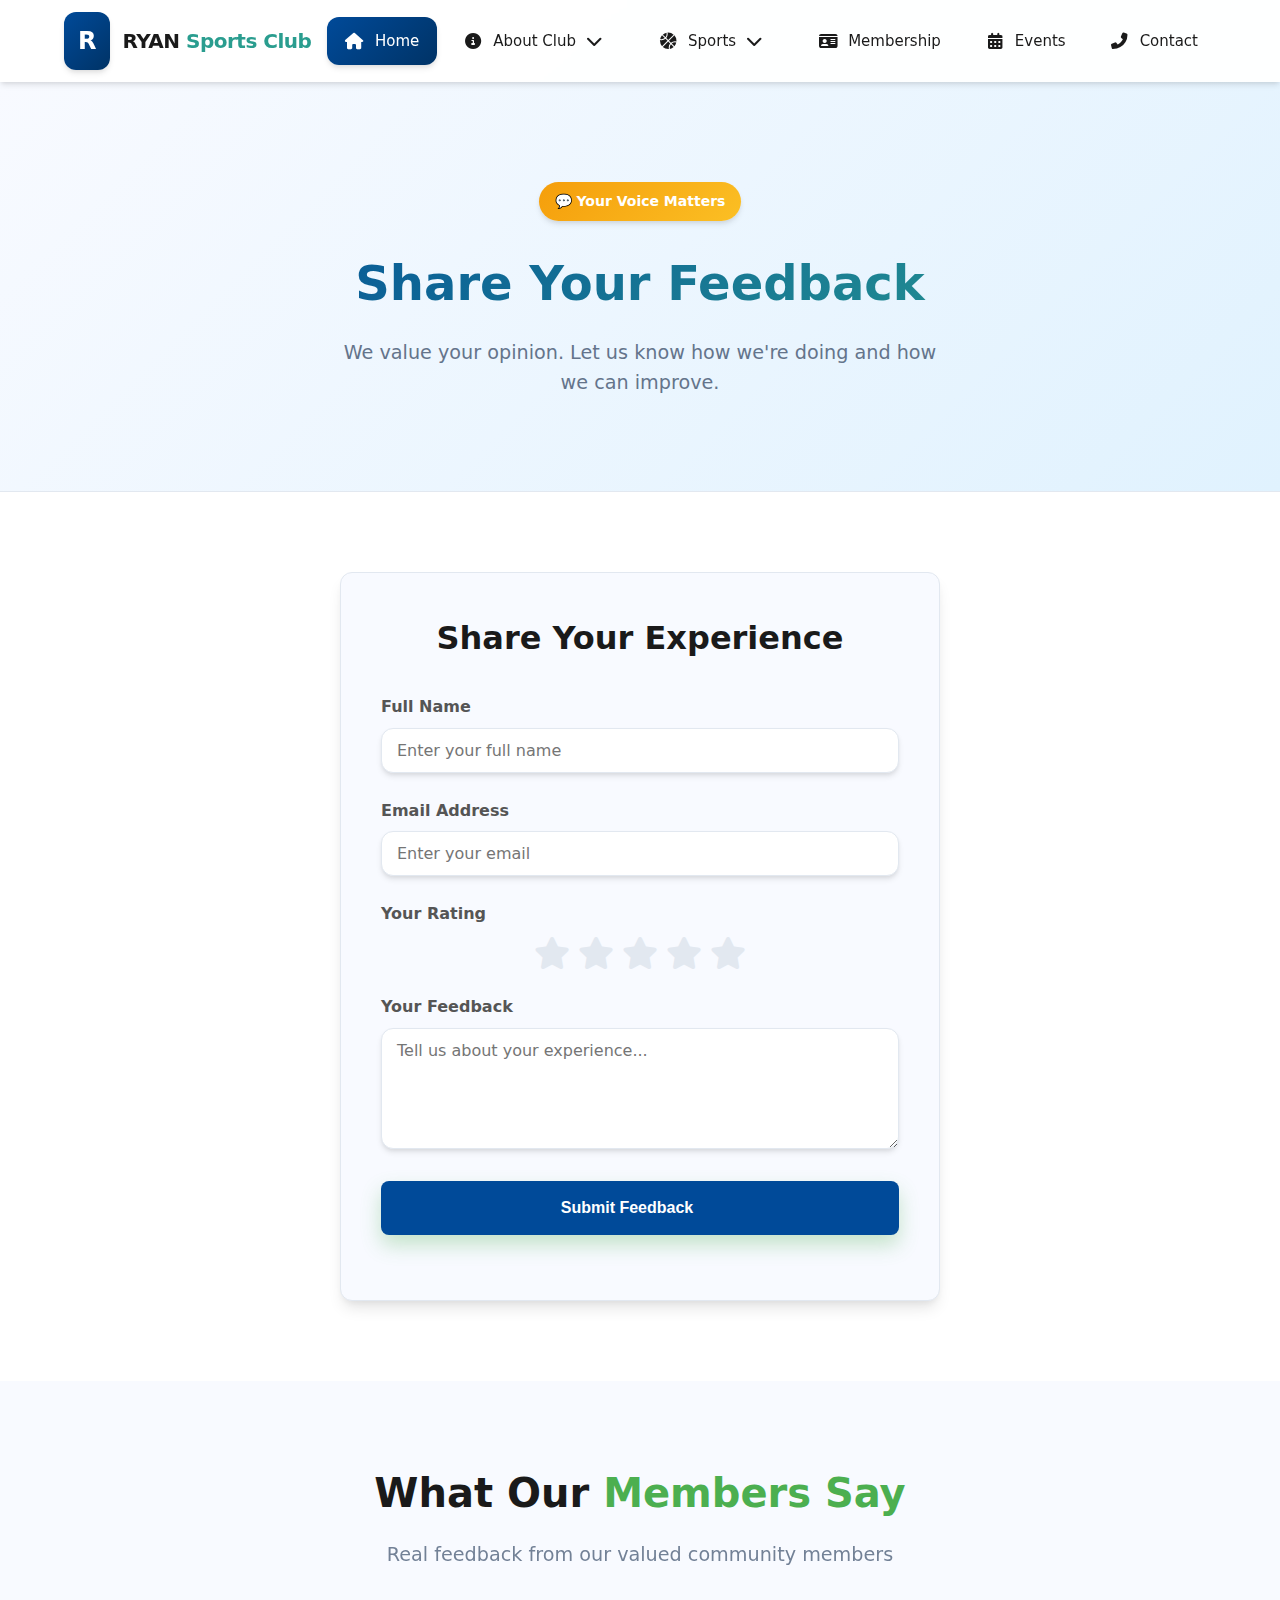
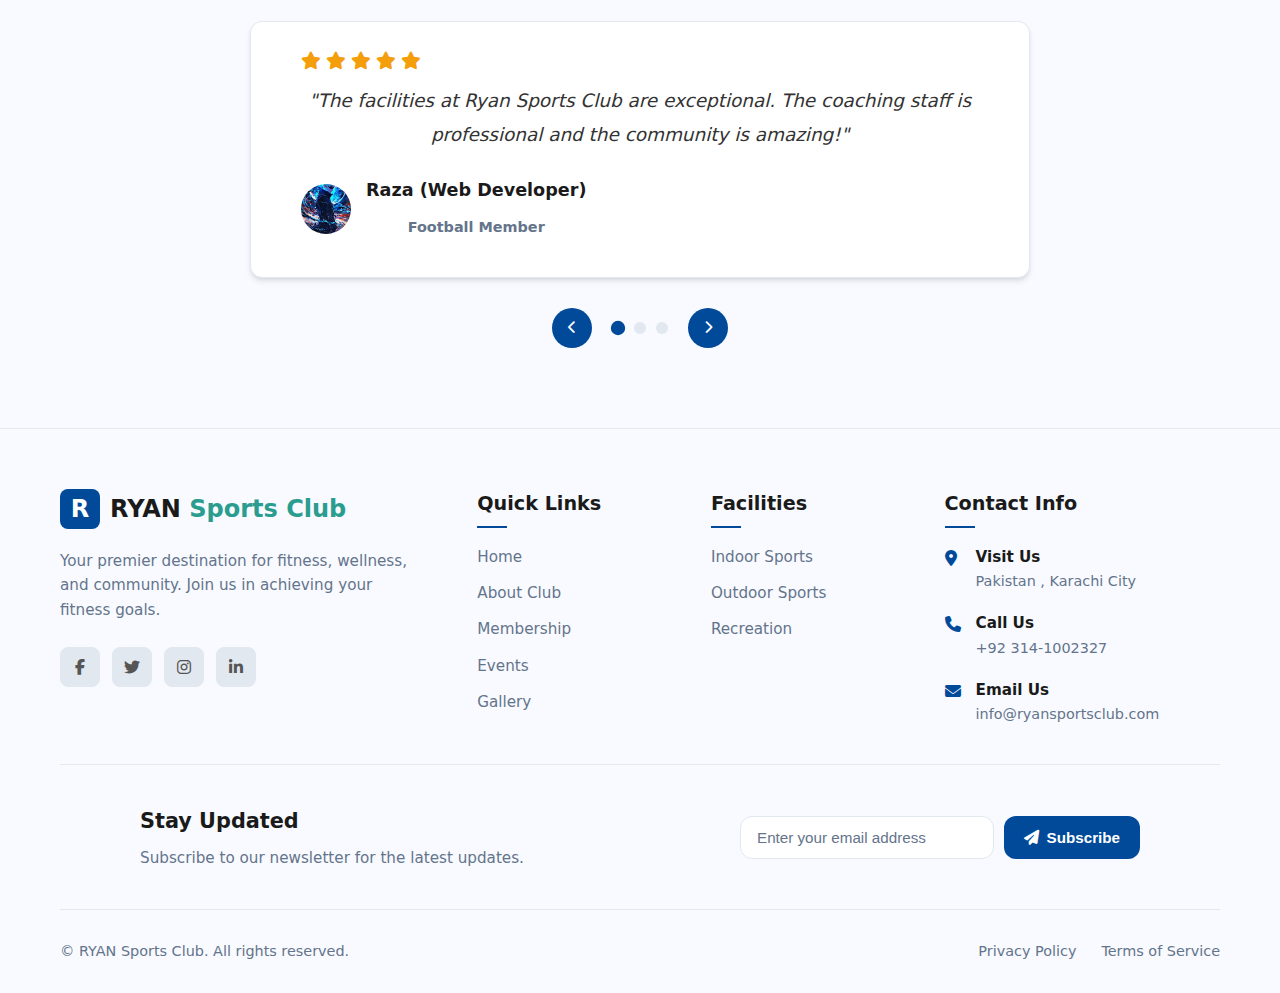
<file: assests/pages/feedback.html>
<!DOCTYPE html>
<html lang="en">
<head>
    <meta charset="UTF-8">
    <meta name="viewport" content="width=device-width, initial-scale=1.0">
    <title>Document</title>
    <link rel="stylesheet" href="../css/style.css">
      <link rel="stylesheet" href="https://cdnjs.cloudflare.com/ajax/libs/font-awesome/6.5.2/css/all.min.css" />
</head>
<body>
    
    <nav class="rsc-nav-container">
  
  <div class="rsc-nav-logo">
    <a href="../index.html">
      <span class="rsc-nav-logo-icon">R</span>
      <span class="rsc-nav-logo-text">RYAN <span class="rsc-nav-logo-text-green">Sports Club</span></span>
    </a>
  </div>

  <div class="rsc-nav-toggle" id="rscNavToggle">
    <i class="fas fa-bars"></i>
  </div>

  <ul class="rsc-nav-links" id="rscNavLinks">
    
    <li class="rsc-nav-item">
      <a href="../index.html" class="rsc-nav-link rsc-nav-active">
        <i class="fas fa-home"></i>
        <span>Home</span>
      </a>
    </li>

    <li class="rsc-nav-item rsc-nav-dropdown-container">
      <a href="#" class="rsc-nav-link rsc-nav-dropdown-toggle">
        <i class="fas fa-info-circle"></i>
        <span>About Club</span>
        <i class="fas fa-chevron-down rsc-nav-chevron"></i>
      </a>
      <ul class="rsc-nav-dropdown-menu">
        <li class="rsc-nav-dropdown-item">
          <a href="athletes.html" class="rsc-nav-dropdown-link"><i class="fas fa-star"></i> Top Athletes</a>
        </li>
        <li class="rsc-nav-dropdown-item">
          <a href="gallery.html" class="rsc-nav-dropdown-link"><i class="fas fa-images"></i> Gallery</a>
        </li>
        <li class="rsc-nav-dropdown-item">
          <a href="feedback.html" class="rsc-nav-dropdown-link"><i class="fas fa-comments"></i> Feedback</a>
        </li>
      </ul>
    </li>

    <li class="rsc-nav-item rsc-nav-dropdown-container">
      <a href="#" class="rsc-nav-link rsc-nav-dropdown-toggle">
        <i class="fas fa-basketball-ball"></i>
        <span>Sports</span>
        <i class="fas fa-chevron-down rsc-nav-chevron"></i>
      </a>
      <ul class="rsc-nav-dropdown-menu">
        <li class="rsc-nav-dropdown-item">
          <a href="indoor.html" class="rsc-nav-dropdown-link"><i class="fas fa-dumbbell"></i> Indoor Sports</a>
        </li>
        <li class="rsc-nav-dropdown-item">
          <a href="outdoor.html" class="rsc-nav-dropdown-link"><i class="fas fa-futbol"></i> Outdoor Sports</a>
        </li>
        <li class="rsc-nav-dropdown-item">
          <a href="recreation.html" class="rsc-nav-dropdown-link"><i class="fas fa-tree"></i> Recreation</a>
        </li>
      </ul>
    </li>

    <li class="rsc-nav-item">
      <a href="membership.html" class="rsc-nav-link">
        <i class="fas fa-id-card"></i>
        <span>Membership</span>
      </a>
    </li>
    
    <li class="rsc-nav-item">
      <a href="events.html" class="rsc-nav-link">
        <i class="fas fa-calendar-alt"></i>
        <span>Events</span>
      </a>
    </li>
    
    <li class="rsc-nav-item">
      <a href="contact.html" class="rsc-nav-link">
        <i class="fas fa-phone-alt"></i>
        <span>Contact</span>
      </a>
    </li>
  </ul>
</nav>


<!-- Feedback Hero Section -->
<section class="rsc-feedback-hero">
    <div class="rsc-feedback-container">
        <div class="rsc-feedback-hero-badge">
            <span>💬 Your Voice Matters</span>
        </div>
        <h1 class="rsc-feedback-hero-title">Share Your <span class="rsc-text-green">Feedback</span></h1>
        <p class="rsc-feedback-hero-subtitle">
            We value your opinion. Let us know how we're doing and how we can improve.
        </p>
    </div>
</section>

<!-- Feedback Form Section -->
<section class="rsc-feedback-section">
    <div class="rsc-feedback-container">
        <div class="rsc-feedback-content">
            
            <!-- Feedback Form Card -->
            <div class="rsc-feedback-card" id="rscFeedbackFormCard">
                <form id="rscFeedbackForm" class="rsc-feedback-form">
                    <h2 class="rsc-feedback-form-title">Share Your Experience</h2>
                    
                    <div class="rsc-form-group">
                        <label for="fb_name">Full Name</label>
                        <input type="text" id="fb_name" name="name" placeholder="Enter your full name" required>
                    </div>
                    
                    <div class="rsc-form-group">
                        <label for="fb_email">Email Address</label>
                        <input type="email" id="fb_email" name="email" placeholder="Enter your email" required>
                    </div>
                    
                    <div class="rsc-form-group">
                        <label>Your Rating</label>
                        <div class="rsc-star-rating" id="rscStarRating">
                            <i class="fas fa-star" data-value="1"></i>
                            <i class="fas fa-star" data-value="2"></i>
                            <i class="fas fa-star" data-value="3"></i>
                            <i class="fas fa-star" data-value="4"></i>
                            <i class="fas fa-star" data-value="5"></i>
                        </div>
                        <input type="hidden" name="rating" id="fb_rating" value="0">
                    </div>
                    
                    <div class="rsc-form-group">
                        <label for="fb_message">Your Feedback</label>
                        <textarea id="fb_message" name="message" rows="5" placeholder="Tell us about your experience..." required></textarea>
                    </div>
                    
                    <div class="rsc-form-group">
                        <button type="submit" class="rsc-btn rsc-btn-primary rsc-feedback-submit-btn" id="rscFeedbackSubmitBtn">
                            <span class="rsc-btn-text">Submit Feedback</span>
                            <i class="fas fa-paper-plane rsc-flying-icon"></i>
                            <div class="rsc-btn-loading">
                                <i class="fas fa-spinner fa-spin"></i>
                            </div>
                        </button>
                    </div>
                </form>
            </div>

            <!-- Success Animation Card -->
            <div class="rsc-feedback-card rsc-success-card" id="rscFeedbackSuccessCard" style="display: none;">
                <div class="rsc-success-animation">
                    <div class="rsc-success-checkmark">
                        <div class="rsc-check-icon">
                            <span class="rsc-icon-line rsc-line-tip"></span>
                            <span class="rsc-icon-line rsc-line-long"></span>
                            <div class="rsc-icon-circle"></div>
                            <div class="rsc-icon-fix"></div>
                        </div>
                    </div>
                    <div class="rsc-success-content">
                        <h2 class="rsc-success-title">Thank You!</h2>
                        <p class="rsc-success-message">Your feedback has been submitted successfully.</p>
                        <button class="rsc-btn rsc-btn-secondary rsc-submit-another-btn">
                            Submit Another Feedback
                        </button>
                    </div>
                </div>
            </div>

        </div>
    </div>
</section>

<!-- Testimonials Section -->
<section class="rsc-feedback-testimonials">
    <div class="rsc-feedback-container">
        <div class="rsc-testimonials-header">
            <h2 class="rsc-testimonials-title">What Our <span class="rsc-text-green">Members Say</span></h2>
            <p class="rsc-testimonials-subtitle">Real feedback from our valued community members</p>
        </div>
        
        <div class="rsc-testimonials-slider-container">
            <div class="rsc-testimonials-slider" id="rscTestimonialsSlider">
                <!-- Testimonial 1 -->
                <div class="rsc-testimonial-slide rsc-testimonial-active">
                    <div class="rsc-testimonial-card">
                        <div class="rsc-testimonial-content">
                            <div class="rsc-testimonial-rating">
                                <i class="fas fa-star"></i>
                                <i class="fas fa-star"></i>
                                <i class="fas fa-star"></i>
                                <i class="fas fa-star"></i>
                                <i class="fas fa-star"></i>
                            </div>
                            <p class="rsc-testimonial-text">
                                "The facilities at Ryan Sports Club are exceptional. The coaching staff is professional and the community is amazing!"
                            </p>
                            <div class="rsc-testimonial-author">
                                <div class="rsc-author-avatar">
                                    <img src="../images/Feedback-1.jpg" alt="Raza">
                                </div>
                                <div class="rsc-author-info">
                                    <h4>Raza (Web Developer)</h4>
                                    <span>Football Member</span>
                                </div>
                            </div>
                        </div>
                    </div>
                </div>

                <!-- Testimonial 2 -->
                <div class="rsc-testimonial-slide">
                    <div class="rsc-testimonial-card">
                        <div class="rsc-testimonial-content">
                            <div class="rsc-testimonial-rating">
                                <i class="fas fa-star"></i>
                                <i class="fas fa-star"></i>
                                <i class="fas fa-star"></i>
                                <i class="fas fa-star"></i>
                                <i class="fas fa-star-half-alt"></i>
                            </div>
                            <p class="rsc-testimonial-text">
                                "I've been a member for 2 years and the progress in my swimming skills has been incredible. Highly recommended!"
                            </p>
                            <div class="rsc-testimonial-author">
                                <div class="rsc-author-avatar">
                                    <img src="../images/Feedback-3.jpg" alt="Rimsha Rajpoot">
                                </div>
                                <div class="rsc-author-info">
                                    <h4>Rimsha Rajpoot</h4>
                                    <span>Swimming Coach</span>
                                </div>
                            </div>
                        </div>
                    </div>
                </div>

                <!-- Testimonial 3 -->
                <div class="rsc-testimonial-slide">
                    <div class="rsc-testimonial-card">
                        <div class="rsc-testimonial-content">
                            <div class="rsc-testimonial-rating">
                                <i class="fas fa-star"></i>
                                <i class="fas fa-star"></i>
                                <i class="fas fa-star"></i>
                                <i class="fas fa-star"></i>
                                <i class="fas fa-star"></i>
                            </div>
                            <p class="rsc-testimonial-text">
                                "The basketball training program transformed my game. The coaches are dedicated and facilities are world-class."
                            </p>
                            <div class="rsc-testimonial-author">
                                <div class="rsc-author-avatar">
                                    <img src="../images/Feedback-2.png" alt="Owais">
                                </div>
                                <div class="rsc-author-info">
                                    <h4>Owais</h4>
                                    <span>Basketball Player</span>
                                </div>
                            </div>
                        </div>
                    </div>
                </div>
            </div>

            <!-- Testimonial Navigation -->
            <div class="rsc-testimonial-nav">
                <button class="rsc-testimonial-prev">
                    <i class="fas fa-chevron-left"></i>
                </button>
                <div class="rsc-testimonial-dots">
                    <span class="rsc-testimonial-dot rsc-testimonial-dot-active"></span>
                    <span class="rsc-testimonial-dot"></span>
                    <span class="rsc-testimonial-dot"></span>
                </div>
                <button class="rsc-testimonial-next">
                    <i class="fas fa-chevron-right"></i>
                </button>
            </div>
        </div>
    </div>
</section>

<footer class="rsc-main-footer">
    <div class="rsc-container">
        <div class="rsc-main-footer-main">
            <div class="rsc-main-footer-brand">
                <div class="rsc-main-footer-logo">
                    <span class="rsc-main-footer-logo-icon">R</span>
                    <span class="rsc-main-footer-logo-text">RYAN <span class="rsc-main-footer-logo-text-green">Sports Club</span></span>
                </div>
                <p class="rsc-main-footer-description">
                    Your premier destination for fitness, wellness, and community. Join us in achieving your fitness goals.
                </p>
                <div class="rsc-main-footer-social-links">
                    <a href="#" class="rsc-main-footer-social-link" aria-label="Facebook">
                        <i class="fab fa-facebook-f"></i>
                    </a>
                    <a href="#" class="rsc-main-footer-social-link" aria-label="Twitter">
                        <i class="fab fa-twitter"></i>
                    </a>
                    <a href="#" class="rsc-main-footer-social-link" aria-label="Instagram">
                        <i class="fab fa-instagram"></i>
                    </a>
                    <a href="#" class="rsc-main-footer-social-link" aria-label="LinkedIn">
                        <i class="fab fa-linkedin-in"></i>
                    </a>
                </div>
            </div>

            <div class="rsc-main-footer-links">
                <h4 class="rsc-main-footer-title">Quick Links</h4>
                <ul class="rsc-main-footer-list">
                    <li><a href="../index.html" class="rsc-main-footer-link">Home</a></li>
                    <li><a href="recreation.html" class="rsc-main-footer-link">About Club</a></li>
                    <li><a href="membership.html" class="rsc-main-footer-link">Membership</a></li>
                    <li><a href="events.html" class="rsc-main-footer-link">Events</a></li>
                    <li><a href="gallery.html" class="rsc-main-footer-link">Gallery</a></li>
                </ul>
            </div>

            <div class="rsc-main-footer-links">
                <h4 class="rsc-main-footer-title">Facilities</h4>
                <ul class="rsc-main-footer-list">
                    <li><a href="indoor.html" class="rsc-main-footer-link">Indoor Sports</a></li>
                    <li><a href="outdoor.html" class="rsc-main-footer-link">Outdoor Sports</a></li>
                    <li><a href="recreation.html" class="rsc-main-footer-link">Recreation</a></li>
                    
                </ul>
            </div>

            <div class="rsc-main-footer-contact">
                <h4 class="rsc-main-footer-title">Contact Info</h4>
                <div class="rsc-main-footer-contact-info">
                    <div class="rsc-main-footer-contact-item">
                        <i class="fas fa-map-marker-alt"></i>
                        <div>
                            <strong>Visit Us</strong>
                            <span>Pakistan , Karachi City</span>
                        </div>
                    </div>
                    <div class="rsc-main-footer-contact-item">
                        <i class="fas fa-phone"></i>
                        <div>
                            <strong>Call Us</strong>
                            <span>+92 314-1002327</span>
                        </div>
                    </div>
                    <div class="rsc-main-footer-contact-item">
                        <i class="fas fa-envelope"></i>
                        <div>
                            <strong>Email Us</strong>
                            <span>info@ryansportsclub.com</span>
                        </div>
                    </div>
                </div>
            </div>
        </div>

        <div class="rsc-main-footer-newsletter">
            <div class="rsc-main-footer-newsletter-content">
                <div class="rsc-main-footer-newsletter-text">
                    <h4 class="rsc-main-footer-newsletter-title">Stay Updated</h4>
                    <p class="rsc-main-footer-newsletter-subtitle">Subscribe to our newsletter for the latest updates.</p>
                </div>
                <form class="rsc-main-footer-newsletter-form">
                    <div class="rsc-main-footer-newsletter-input-group">
                        <input type="email" placeholder="Enter your email address" class="rsc-main-footer-newsletter-input" required>
                        <button type="submit" class="rsc-main-footer-btn rsc-main-footer-btn-primary">
                            <i class="fas fa-paper-plane"></i>
                            Subscribe
                        </button>
                    </div>
                </form>
            </div>
        </div>

        <div class="rsc-main-footer-bottom">
            <div class="rsc-main-footer-bottom-content">
                <div class="rsc-main-footer-copyright">
                    <p>&copy; <span id="rscFooterCurrentYear"></span> RYAN Sports Club. All rights reserved.</p>
                </div>
                <div class="rsc-main-footer-legal">
                    <a href="#" class="rsc-main-footer-legal-link">Privacy Policy</a>
                    <a href="#" class="rsc-main-footer-legal-link">Terms of Service</a>
                </div>
            </div>
        </div>
    </div>
</footer>


    <script type="module" src="../js/script.js"></script>
</body>
</html>
</file>
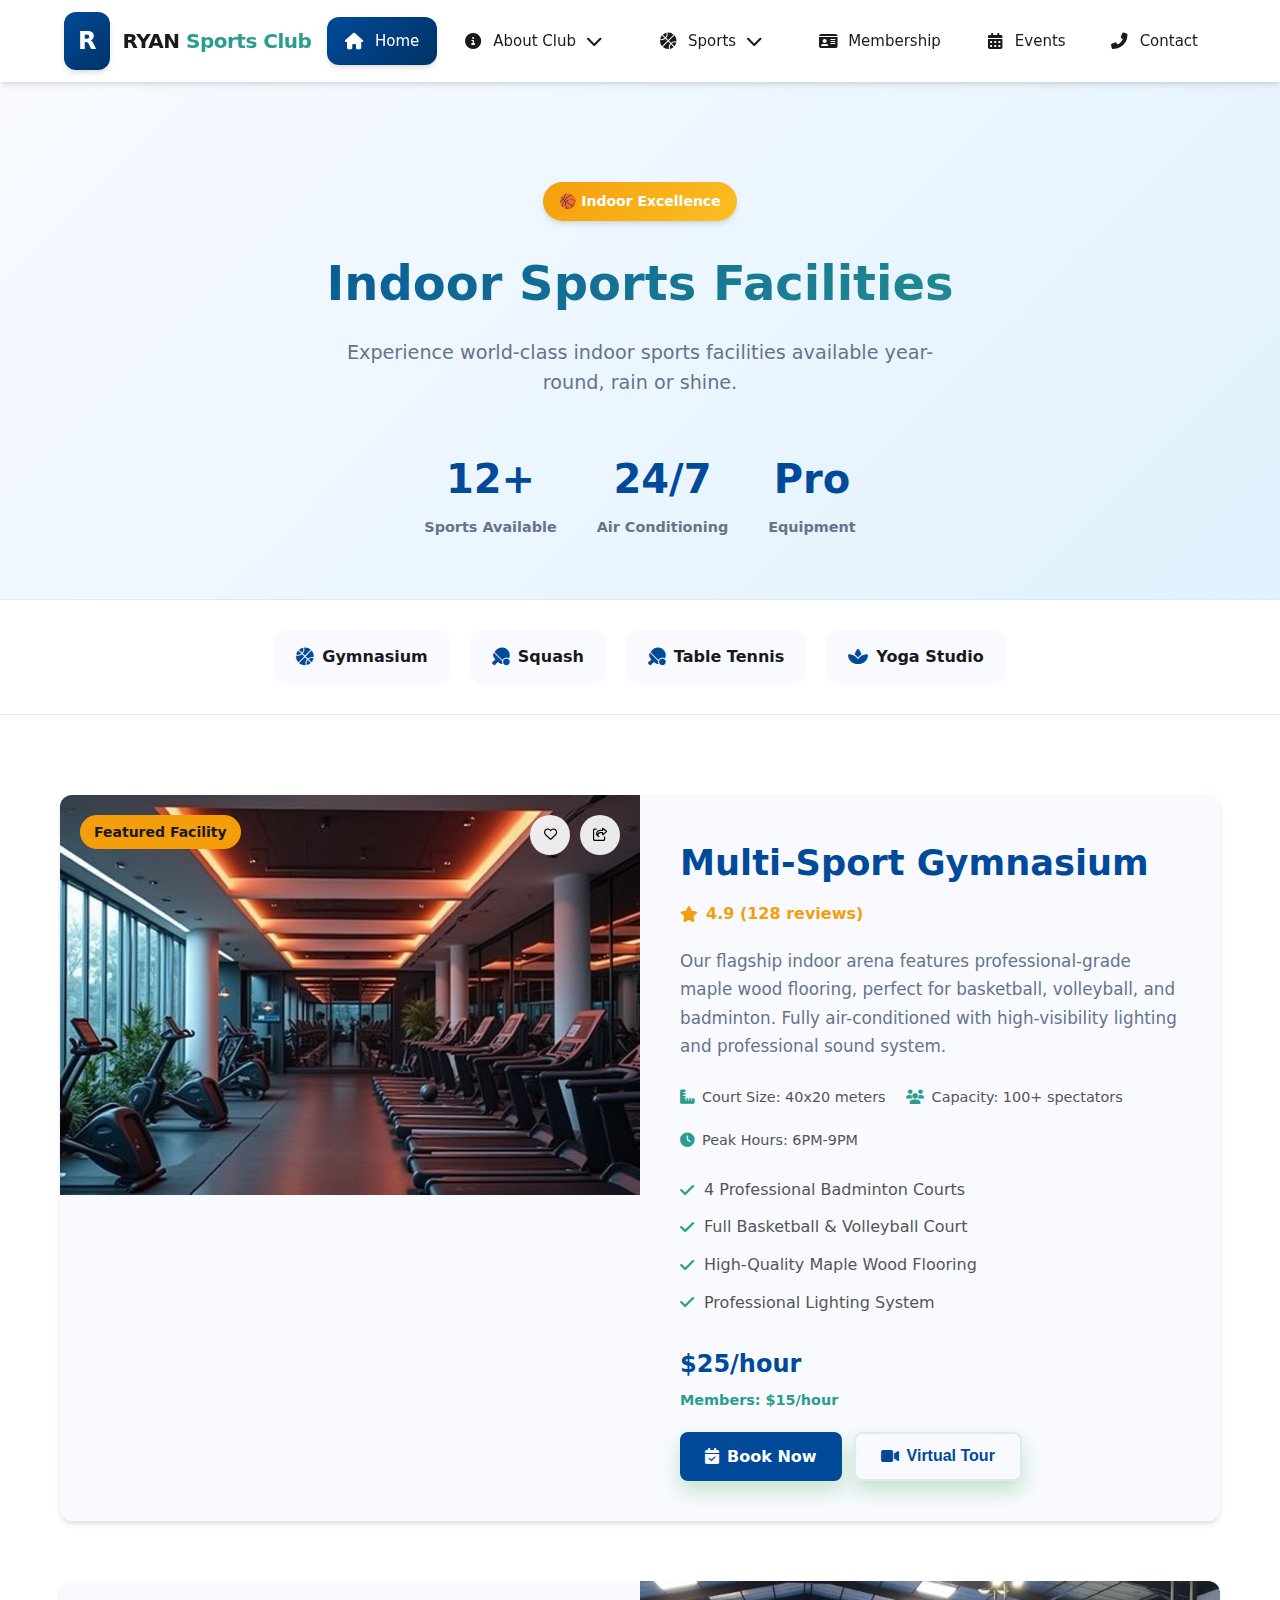
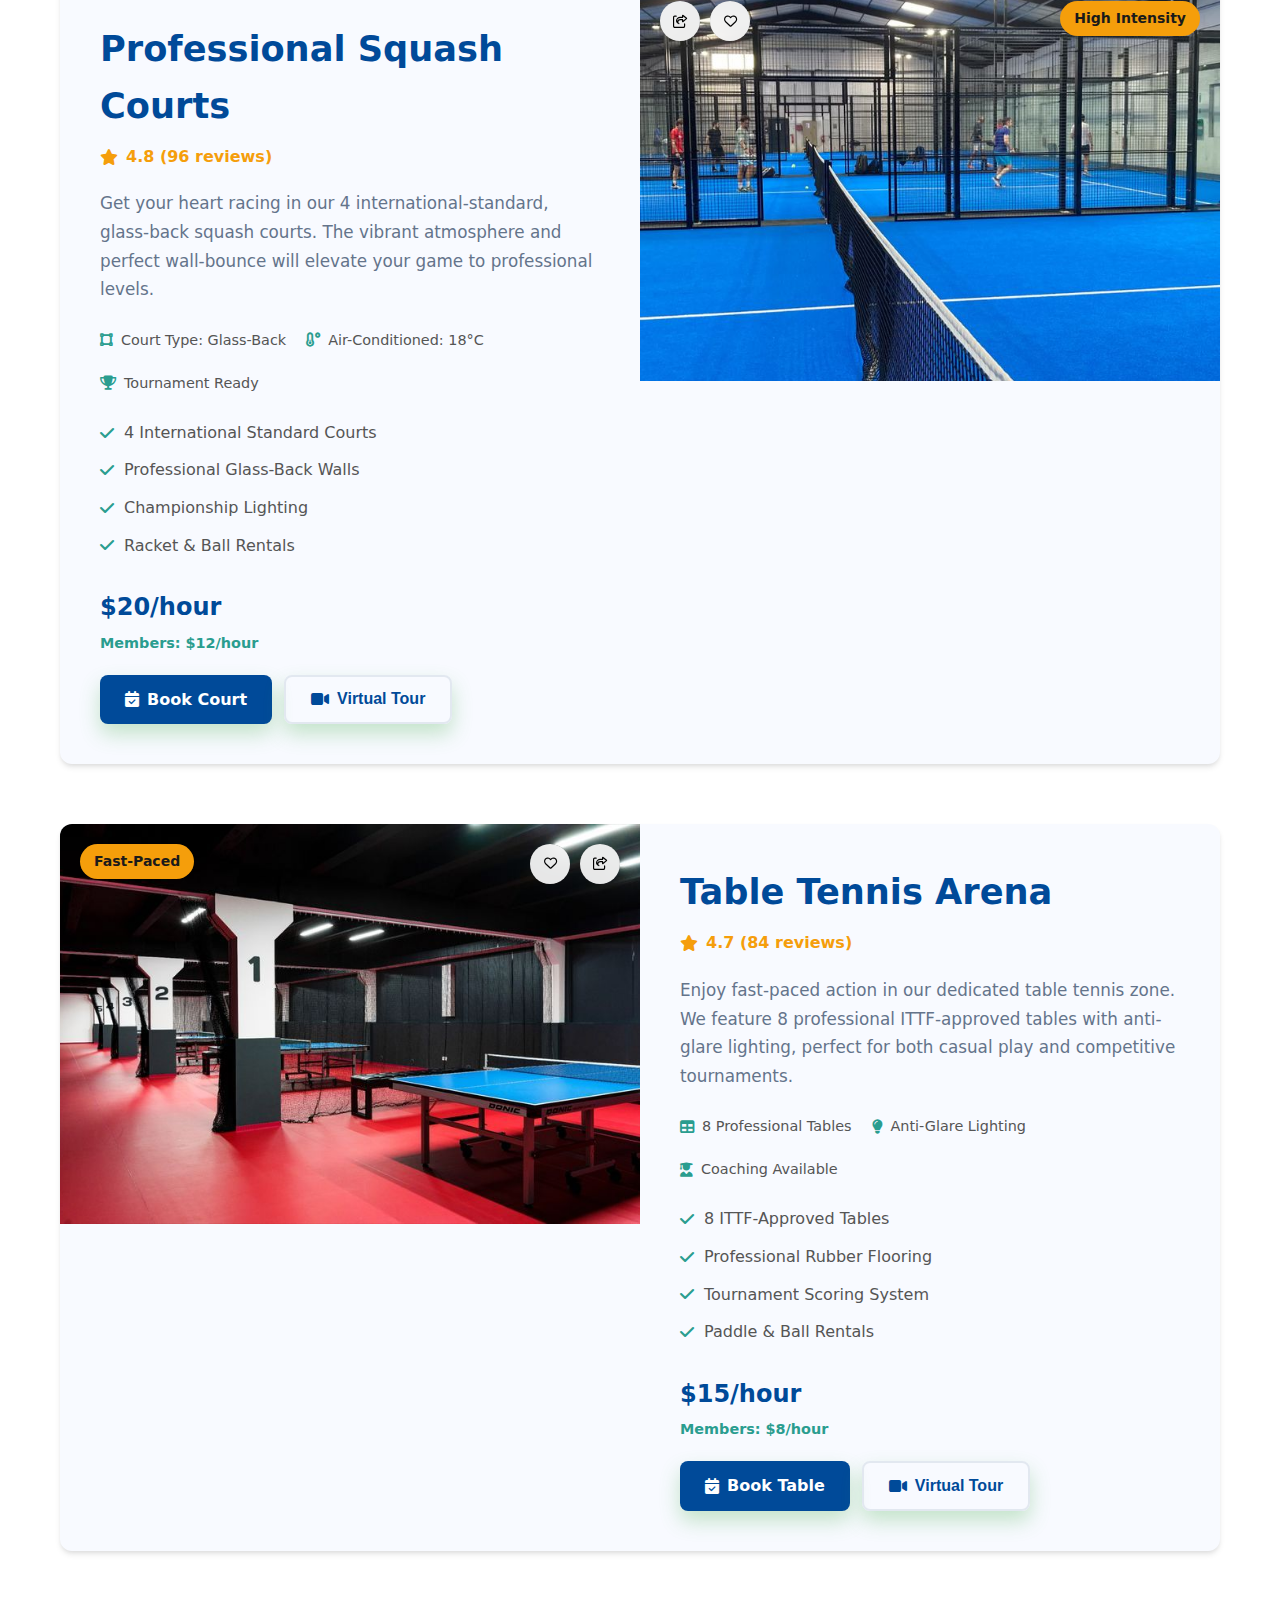
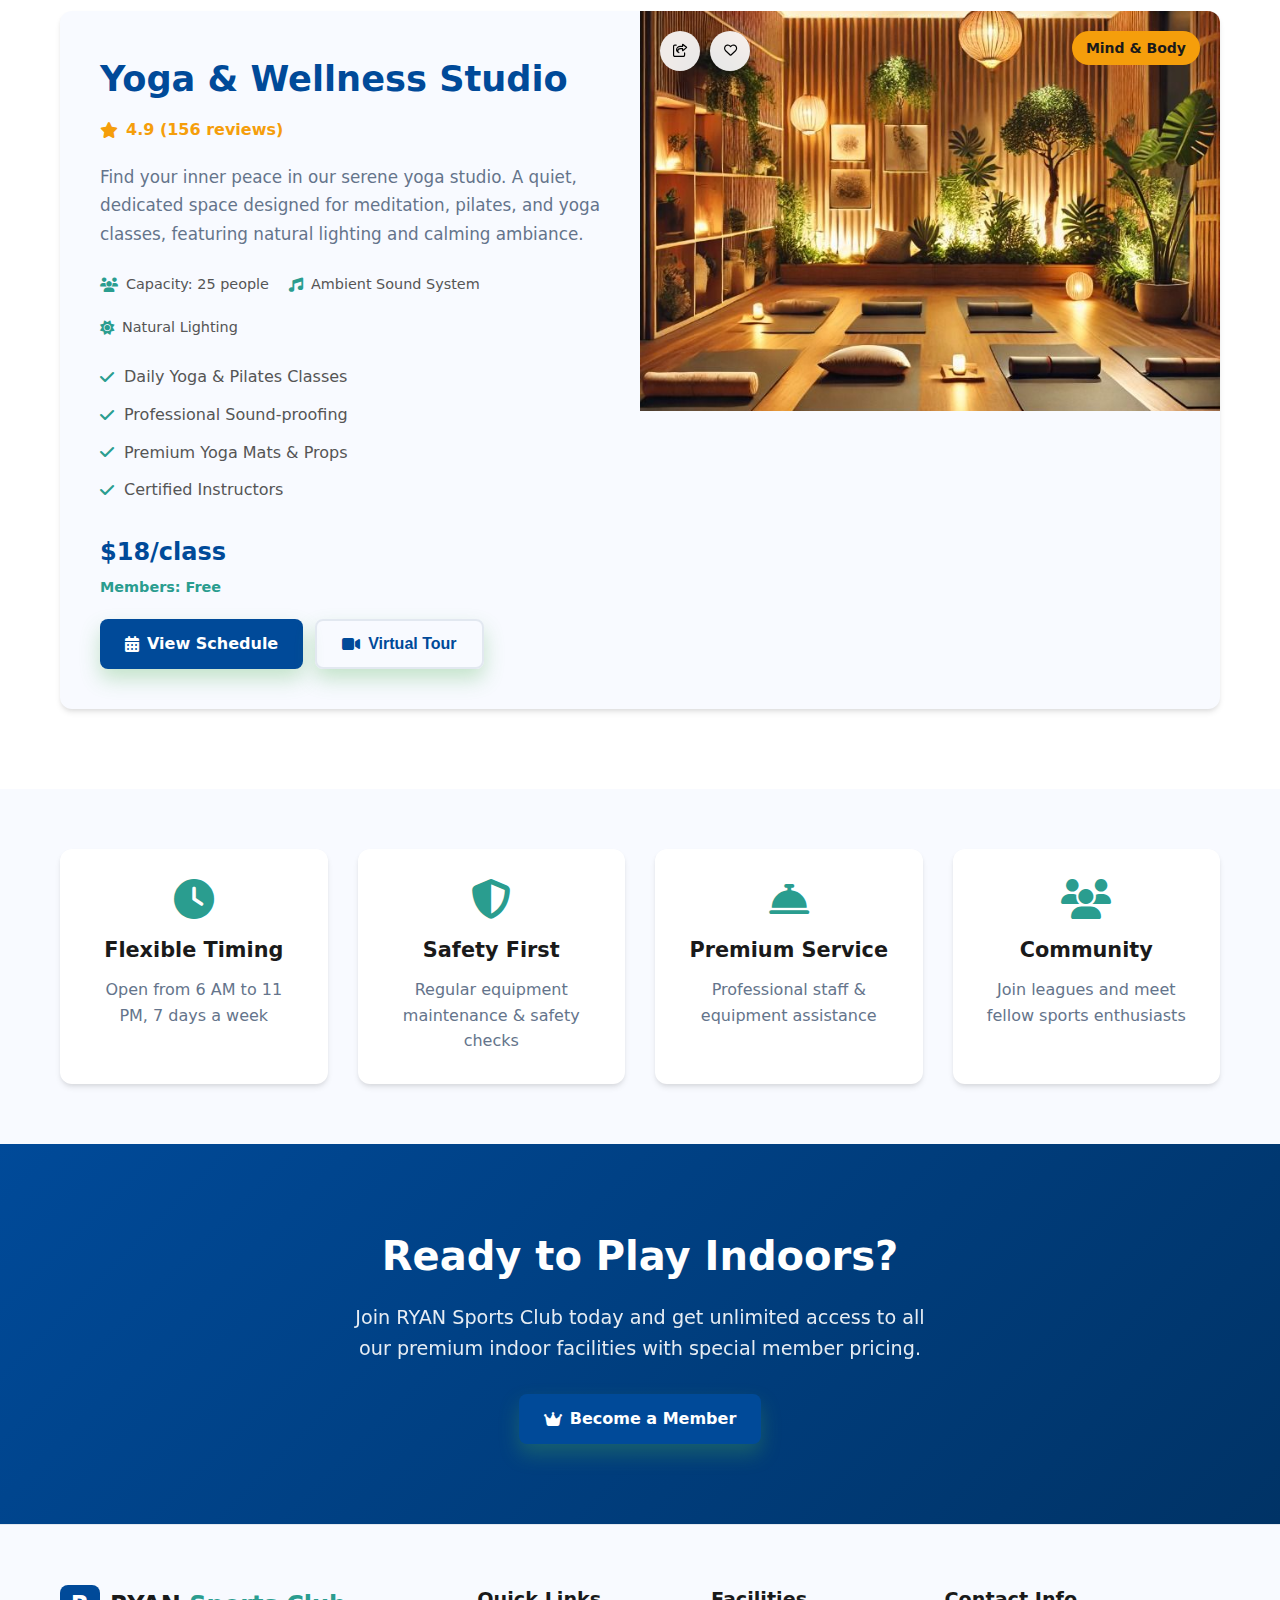
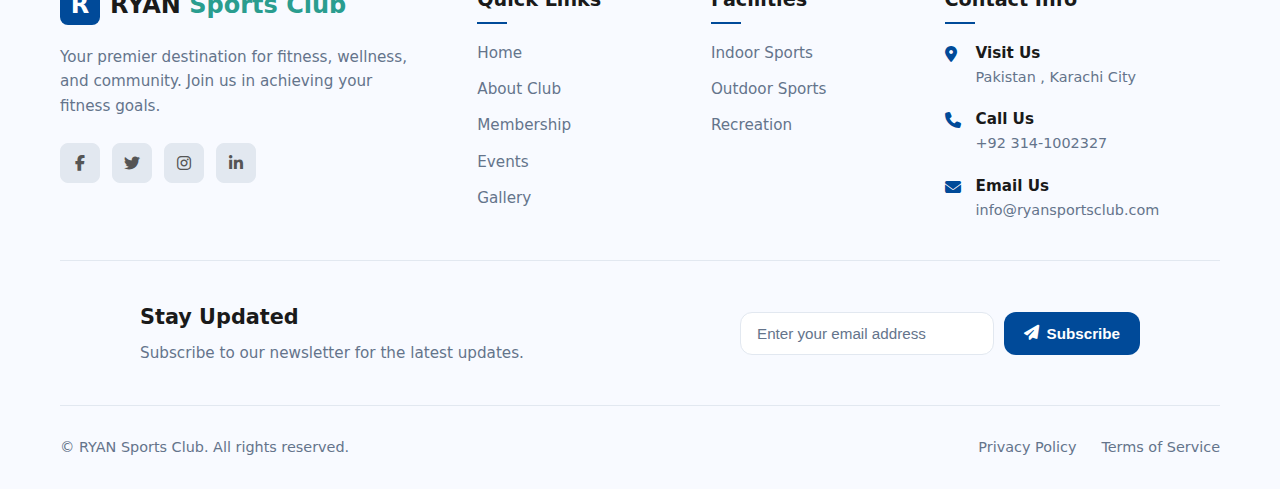
<file: assests/pages/indoor.html>
<!DOCTYPE html>
<html lang="en">
<head>
    <meta charset="UTF-8">
    <meta name="viewport" content="width=device-width, initial-scale=1.0">
    <title>Document</title>
    <link rel="stylesheet" href="../css/style.css">
      <link rel="stylesheet" href="https://cdnjs.cloudflare.com/ajax/libs/font-awesome/6.5.2/css/all.min.css" />
</head>
<body>
    
    <nav class="rsc-nav-container">
  
  <div class="rsc-nav-logo">
    <a href="../index.html">
      <span class="rsc-nav-logo-icon">R</span>
      <span class="rsc-nav-logo-text">RYAN <span class="rsc-nav-logo-text-green">Sports Club</span></span>
    </a>
  </div>

  <div class="rsc-nav-toggle" id="rscNavToggle">
    <i class="fas fa-bars"></i>
  </div>

  <ul class="rsc-nav-links" id="rscNavLinks">
    
    <li class="rsc-nav-item">
      <a href="../index.html" class="rsc-nav-link rsc-nav-active">
        <i class="fas fa-home"></i>
        <span>Home</span>
      </a>
    </li>

    <li class="rsc-nav-item rsc-nav-dropdown-container">
      <a href="#" class="rsc-nav-link rsc-nav-dropdown-toggle">
        <i class="fas fa-info-circle"></i>
        <span>About Club</span>
        <i class="fas fa-chevron-down rsc-nav-chevron"></i>
      </a>
      <ul class="rsc-nav-dropdown-menu">
        <li class="rsc-nav-dropdown-item">
          <a href="athletes.html" class="rsc-nav-dropdown-link"><i class="fas fa-star"></i> Top Athletes</a>
        </li>
        <li class="rsc-nav-dropdown-item">
          <a href="gallery.html" class="rsc-nav-dropdown-link"><i class="fas fa-images"></i> Gallery</a>
        </li>
        <li class="rsc-nav-dropdown-item">
          <a href="feedback.html" class="rsc-nav-dropdown-link"><i class="fas fa-comments"></i> Feedback</a>
        </li>
      </ul>
    </li>

    <li class="rsc-nav-item rsc-nav-dropdown-container">
      <a href="#" class="rsc-nav-link rsc-nav-dropdown-toggle">
        <i class="fas fa-basketball-ball"></i>
        <span>Sports</span>
        <i class="fas fa-chevron-down rsc-nav-chevron"></i>
      </a>
      <ul class="rsc-nav-dropdown-menu">
        <li class="rsc-nav-dropdown-item">
          <a href="indoor.html" class="rsc-nav-dropdown-link"><i class="fas fa-dumbbell"></i> Indoor Sports</a>
        </li>
        <li class="rsc-nav-dropdown-item">
          <a href="outdoor.html" class="rsc-nav-dropdown-link"><i class="fas fa-futbol"></i> Outdoor Sports</a>
        </li>
        <li class="rsc-nav-dropdown-item">
          <a href="recreation.html" class="rsc-nav-dropdown-link"><i class="fas fa-tree"></i> Recreation</a>
        </li>
      </ul>
    </li>

    <li class="rsc-nav-item">
      <a href="membership.html" class="rsc-nav-link">
        <i class="fas fa-id-card"></i>
        <span>Membership</span>
      </a>
    </li>
    
    <li class="rsc-nav-item">
      <a href="events.html" class="rsc-nav-link">
        <i class="fas fa-calendar-alt"></i>
        <span>Events</span>
      </a>
    </li>
    
    <li class="rsc-nav-item">
      <a href="contact.html" class="rsc-nav-link">
        <i class="fas fa-phone-alt"></i>
        <span>Contact</span>
      </a>
    </li>
  </ul>
</nav>

<!-- Indoor Sports Hero Section -->
<section class="rsc-indoor-hero">
    <div class="rsc-indoor-container">
        <div class="rsc-indoor-hero-badge">
            <span>🏀 Indoor Excellence</span>
        </div>
        <h1 class="rsc-indoor-hero-title">Indoor <span class="rsc-text-green">Sports Facilities</span></h1>
        <p class="rsc-indoor-hero-subtitle">
            Experience world-class indoor sports facilities available year-round, rain or shine.
        </p>
        <div class="rsc-indoor-stats">
            <div class="rsc-indoor-stat">
                <div class="rsc-indoor-stat-number">12+</div>
                <div class="rsc-indoor-stat-label">Sports Available</div>
            </div>
            <div class="rsc-indoor-stat">
                <div class="rsc-indoor-stat-number">24/7</div>
                <div class="rsc-indoor-stat-label">Air Conditioning</div>
            </div>
            <div class="rsc-indoor-stat">
                <div class="rsc-indoor-stat-number">Pro</div>
                <div class="rsc-indoor-stat-label">Equipment</div>
            </div>
        </div>
    </div>
</section>

<!-- Quick Navigation -->
<section class="rsc-indoor-nav">
    <div class="rsc-indoor-container">
        <div class="rsc-indoor-quick-nav">
            <a href="#gymnasium" class="rsc-indoor-nav-item">
                <i class="fas fa-basketball-ball"></i>
                <span>Gymnasium</span>
            </a>
            <a href="#squash" class="rsc-indoor-nav-item">
                <i class="fas fa-table-tennis-paddle-ball"></i>
                <span>Squash</span>
            </a>
            <a href="#table-tennis" class="rsc-indoor-nav-item">
                <i class="fas fa-table-tennis"></i>
                <span>Table Tennis</span>
            </a>
            <a href="#yoga" class="rsc-indoor-nav-item">
                <i class="fas fa-spa"></i>
                <span>Yoga Studio</span>
            </a>
        </div>
    </div>
</section>

<!-- Indoor Sports List Section -->
<section class="rsc-indoor-list-section">
    <div class="rsc-indoor-container">
        <div class="rsc-indoor-list">

            <!-- Gymnasium -->
            <div class="rsc-sport-card" id="gymnasium">
                <div class="rsc-sport-card-image">
                    <img src="../images/Multi-Sport Gymnasium.jpg" alt="Main Gymnasium">
                    <div class="rsc-sport-card-overlay">
                        <span class="rsc-sport-card-badge">Featured Facility</span>
                        <div class="rsc-sport-card-actions">
                            <button class="rsc-sport-action-btn">
                                <i class="far fa-heart"></i>
                            </button>
                            <button class="rsc-sport-action-btn">
                                <i class="far fa-share-square"></i>
                            </button>
                        </div>
                    </div>
                </div>
                <div class="rsc-sport-card-content">
                    <div class="rsc-sport-card-header">
                        <h3>Multi-Sport Gymnasium</h3>
                        <div class="rsc-sport-rating">
                            <i class="fas fa-star"></i>
                            <span>4.9 (128 reviews)</span>
                        </div>
                    </div>
                    <p class="rsc-sport-card-description">
                        Our flagship indoor arena features professional-grade maple wood flooring, perfect for basketball, volleyball, and badminton. Fully air-conditioned with high-visibility lighting and professional sound system.
                    </p>
                    <div class="rsc-sport-card-details">
                        <div class="rsc-sport-detail">
                            <i class="fas fa-ruler-combined"></i>
                            <span>Court Size: 40x20 meters</span>
                        </div>
                        <div class="rsc-sport-detail">
                            <i class="fas fa-users"></i>
                            <span>Capacity: 100+ spectators</span>
                        </div>
                        <div class="rsc-sport-detail">
                            <i class="fas fa-clock"></i>
                            <span>Peak Hours: 6PM-9PM</span>
                        </div>
                    </div>
                    <ul class="rsc-sport-card-features">
                        <li><i class="fas fa-check"></i> 4 Professional Badminton Courts</li>
                        <li><i class="fas fa-check"></i> Full Basketball & Volleyball Court</li>
                        <li><i class="fas fa-check"></i> High-Quality Maple Wood Flooring</li>
                        <li><i class="fas fa-check"></i> Professional Lighting System</li>
                    </ul>
                    <div class="rsc-sport-card-footer">
                        <div class="rsc-sport-pricing">
                            <span class="rsc-sport-price">$25/hour</span>
                            <span class="rsc-sport-discount">Members: $15/hour</span>
                        </div>
                        <div class="rsc-sport-card-buttons">
                            <a href="contact.html" class="rsc-btn rsc-btn-primary">
                                <i class="fas fa-calendar-check"></i>
                                Book Now
                            </a>
                            <button class="rsc-btn rsc-btn-secondary rsc-tour-btn">
                                <i class="fas fa-video"></i>
                                Virtual Tour
                            </button>
                        </div>
                    </div>
                </div>
            </div>

            <!-- Squash Courts -->
            <div class="rsc-sport-card" id="squash">
                <div class="rsc-sport-card-image">
                    <img src="../images/Professional Squash Courts.jpg" alt="Squash Courts">
                    <div class="rsc-sport-card-overlay">
                        <span class="rsc-sport-card-badge">High Intensity</span>
                        <div class="rsc-sport-card-actions">
                            <button class="rsc-sport-action-btn">
                                <i class="far fa-heart"></i>
                            </button>
                            <button class="rsc-sport-action-btn">
                                <i class="far fa-share-square"></i>
                            </button>
                        </div>
                    </div>
                </div>
                <div class="rsc-sport-card-content">
                    <div class="rsc-sport-card-header">
                        <h3>Professional Squash Courts</h3>
                        <div class="rsc-sport-rating">
                            <i class="fas fa-star"></i>
                            <span>4.8 (96 reviews)</span>
                        </div>
                    </div>
                    <p class="rsc-sport-card-description">
                        Get your heart racing in our 4 international-standard, glass-back squash courts. The vibrant atmosphere and perfect wall-bounce will elevate your game to professional levels.
                    </p>
                    <div class="rsc-sport-card-details">
                        <div class="rsc-sport-detail">
                            <i class="fas fa-vector-square"></i>
                            <span>Court Type: Glass-Back</span>
                        </div>
                        <div class="rsc-sport-detail">
                            <i class="fas fa-temperature-low"></i>
                            <span>Air-Conditioned: 18°C</span>
                        </div>
                        <div class="rsc-sport-detail">
                            <i class="fas fa-trophy"></i>
                            <span>Tournament Ready</span>
                        </div>
                    </div>
                    <ul class="rsc-sport-card-features">
                        <li><i class="fas fa-check"></i> 4 International Standard Courts</li>
                        <li><i class="fas fa-check"></i> Professional Glass-Back Walls</li>
                        <li><i class="fas fa-check"></i> Championship Lighting</li>
                        <li><i class="fas fa-check"></i> Racket & Ball Rentals</li>
                    </ul>
                    <div class="rsc-sport-card-footer">
                        <div class="rsc-sport-pricing">
                            <span class="rsc-sport-price">$20/hour</span>
                            <span class="rsc-sport-discount">Members: $12/hour</span>
                        </div>
                        <div class="rsc-sport-card-buttons">
                            <a href="contact.html" class="rsc-btn rsc-btn-primary">
                                <i class="fas fa-calendar-check"></i>
                                Book Court
                            </a>
                            <button class="rsc-btn rsc-btn-secondary rsc-tour-btn">
                                <i class="fas fa-video"></i>
                                Virtual Tour
                            </button>
                        </div>
                    </div>
                </div>
            </div>

            <!-- Table Tennis -->
            <div class="rsc-sport-card" id="table-tennis">
                <div class="rsc-sport-card-image">
                    <img src="../images/Table Tennis Arena.jpg" alt="Table Tennis">
                    <div class="rsc-sport-card-overlay">
                        <span class="rsc-sport-card-badge">Fast-Paced</span>
                        <div class="rsc-sport-card-actions">
                            <button class="rsc-sport-action-btn">
                                <i class="far fa-heart"></i>
                            </button>
                            <button class="rsc-sport-action-btn">
                                <i class="far fa-share-square"></i>
                            </button>
                        </div>
                    </div>
                </div>
                <div class="rsc-sport-card-content">
                    <div class="rsc-sport-card-header">
                        <h3>Table Tennis Arena</h3>
                        <div class="rsc-sport-rating">
                            <i class="fas fa-star"></i>
                            <span>4.7 (84 reviews)</span>
                        </div>
                    </div>
                    <p class="rsc-sport-card-description">
                        Enjoy fast-paced action in our dedicated table tennis zone. We feature 8 professional ITTF-approved tables with anti-glare lighting, perfect for both casual play and competitive tournaments.
                    </p>
                    <div class="rsc-sport-card-details">
                        <div class="rsc-sport-detail">
                            <i class="fas fa-table"></i>
                            <span>8 Professional Tables</span>
                        </div>
                        <div class="rsc-sport-detail">
                            <i class="fas fa-lightbulb"></i>
                            <span>Anti-Glare Lighting</span>
                        </div>
                        <div class="rsc-sport-detail">
                            <i class="fas fa-user-graduate"></i>
                            <span>Coaching Available</span>
                        </div>
                    </div>
                    <ul class="rsc-sport-card-features">
                        <li><i class="fas fa-check"></i> 8 ITTF-Approved Tables</li>
                        <li><i class="fas fa-check"></i> Professional Rubber Flooring</li>
                        <li><i class="fas fa-check"></i> Tournament Scoring System</li>
                        <li><i class="fas fa-check"></i> Paddle & Ball Rentals</li>
                    </ul>
                    <div class="rsc-sport-card-footer">
                        <div class="rsc-sport-pricing">
                            <span class="rsc-sport-price">$15/hour</span>
                            <span class="rsc-sport-discount">Members: $8/hour</span>
                        </div>
                        <div class="rsc-sport-card-buttons">
                            <a href="contact.html" class="rsc-btn rsc-btn-primary">
                                <i class="fas fa-calendar-check"></i>
                                Book Table
                            </a>
                            <button class="rsc-btn rsc-btn-secondary rsc-tour-btn">
                                <i class="fas fa-video"></i>
                                Virtual Tour
                            </button>
                        </div>
                    </div>
                </div>
            </div>

            <!-- Yoga Studio -->
            <div class="rsc-sport-card" id="yoga">
                <div class="rsc-sport-card-image">
                    <img src="../images/Yoga & Wellness Studio.jpg" alt="Yoga Studio">
                    <div class="rsc-sport-card-overlay">
                        <span class="rsc-sport-card-badge">Mind & Body</span>
                        <div class="rsc-sport-card-actions">
                            <button class="rsc-sport-action-btn">
                                <i class="far fa-heart"></i>
                            </button>
                            <button class="rsc-sport-action-btn">
                                <i class="far fa-share-square"></i>
                            </button>
                        </div>
                    </div>
                </div>
                <div class="rsc-sport-card-content">
                    <div class="rsc-sport-card-header">
                        <h3>Yoga & Wellness Studio</h3>
                        <div class="rsc-sport-rating">
                            <i class="fas fa-star"></i>
                            <span>4.9 (156 reviews)</span>
                        </div>
                    </div>
                    <p class="rsc-sport-card-description">
                        Find your inner peace in our serene yoga studio. A quiet, dedicated space designed for meditation, pilates, and yoga classes, featuring natural lighting and calming ambiance.
                    </p>
                    <div class="rsc-sport-card-details">
                        <div class="rsc-sport-detail">
                            <i class="fas fa-users"></i>
                            <span>Capacity: 25 people</span>
                        </div>
                        <div class="rsc-sport-detail">
                            <i class="fas fa-music"></i>
                            <span>Ambient Sound System</span>
                        </div>
                        <div class="rsc-sport-detail">
                            <i class="fas fa-sun"></i>
                            <span>Natural Lighting</span>
                        </div>
                    </div>
                    <ul class="rsc-sport-card-features">
                        <li><i class="fas fa-check"></i> Daily Yoga & Pilates Classes</li>
                        <li><i class="fas fa-check"></i> Professional Sound-proofing</li>
                        <li><i class="fas fa-check"></i> Premium Yoga Mats & Props</li>
                        <li><i class="fas fa-check"></i> Certified Instructors</li>
                    </ul>
                    <div class="rsc-sport-card-footer">
                        <div class="rsc-sport-pricing">
                            <span class="rsc-sport-price">$18/class</span>
                            <span class="rsc-sport-discount">Members: Free</span>
                        </div>
                        <div class="rsc-sport-card-buttons">
                            <a href="membership.html" class="rsc-btn rsc-btn-primary">
                                <i class="fas fa-calendar-alt"></i>
                                View Schedule
                            </a>
                            <button class="rsc-btn rsc-btn-secondary rsc-tour-btn">
                                <i class="fas fa-video"></i>
                                Virtual Tour
                            </button>
                        </div>
                    </div>
                </div>
            </div>

        </div>
    </div>
</section>

<!-- Facilities Overview -->
<section class="rsc-indoor-overview">
    <div class="rsc-indoor-container">
        <div class="rsc-overview-grid">
            <div class="rsc-overview-card">
                <i class="fas fa-clock"></i>
                <h3>Flexible Timing</h3>
                <p>Open from 6 AM to 11 PM, 7 days a week</p>
            </div>
            <div class="rsc-overview-card">
                <i class="fas fa-shield-alt"></i>
                <h3>Safety First</h3>
                <p>Regular equipment maintenance & safety checks</p>
            </div>
            <div class="rsc-overview-card">
                <i class="fas fa-concierge-bell"></i>
                <h3>Premium Service</h3>
                <p>Professional staff & equipment assistance</p>
            </div>
            <div class="rsc-overview-card">
                <i class="fas fa-users"></i>
                <h3>Community</h3>
                <p>Join leagues and meet fellow sports enthusiasts</p>
            </div>
        </div>
    </div>
</section>

<!-- CTA Banner -->
<section class="rsc-indoor-cta">
    <div class="rsc-indoor-container">
        <div class="rsc-indoor-cta-content">
            <h2 class="rsc-indoor-cta-title">Ready to Play Indoors?</h2>
            <p class="rsc-indoor-cta-subtitle">
                Join RYAN Sports Club today and get unlimited access to all our premium indoor facilities with special member pricing.
            </p>
            <div class="rsc-indoor-cta-buttons">
                <a href="membership.html" class="rsc-btn rsc-btn-primary rsc-cta-large">
                    <i class="fas fa-crown"></i>
                    Become a Member
                </a>
  
            </div>
        </div>
    </div>
</section>


<footer class="rsc-main-footer">
    <div class="rsc-container">
        <div class="rsc-main-footer-main">
            <div class="rsc-main-footer-brand">
                <div class="rsc-main-footer-logo">
                    <span class="rsc-main-footer-logo-icon">R</span>
                    <span class="rsc-main-footer-logo-text">RYAN <span class="rsc-main-footer-logo-text-green">Sports Club</span></span>
                </div>
                <p class="rsc-main-footer-description">
                    Your premier destination for fitness, wellness, and community. Join us in achieving your fitness goals.
                </p>
                <div class="rsc-main-footer-social-links">
                    <a href="#" class="rsc-main-footer-social-link" aria-label="Facebook">
                        <i class="fab fa-facebook-f"></i>
                    </a>
                    <a href="#" class="rsc-main-footer-social-link" aria-label="Twitter">
                        <i class="fab fa-twitter"></i>
                    </a>
                    <a href="#" class="rsc-main-footer-social-link" aria-label="Instagram">
                        <i class="fab fa-instagram"></i>
                    </a>
                    <a href="#" class="rsc-main-footer-social-link" aria-label="LinkedIn">
                        <i class="fab fa-linkedin-in"></i>
                    </a>
                </div>
            </div>

            <div class="rsc-main-footer-links">
                <h4 class="rsc-main-footer-title">Quick Links</h4>
                <ul class="rsc-main-footer-list">
                    <li><a href="../index.html" class="rsc-main-footer-link">Home</a></li>
                    <li><a href="recreation.html" class="rsc-main-footer-link">About Club</a></li>
                    <li><a href="membership.html" class="rsc-main-footer-link">Membership</a></li>
                    <li><a href="events.html" class="rsc-main-footer-link">Events</a></li>
                    <li><a href="gallery.html" class="rsc-main-footer-link">Gallery</a></li>
                </ul>
            </div>

            <div class="rsc-main-footer-links">
                <h4 class="rsc-main-footer-title">Facilities</h4>
                <ul class="rsc-main-footer-list">
                    <li><a href="indoor.html" class="rsc-main-footer-link">Indoor Sports</a></li>
                    <li><a href="outdoor.html" class="rsc-main-footer-link">Outdoor Sports</a></li>
                    <li><a href="recreation.html" class="rsc-main-footer-link">Recreation</a></li>
                    
                </ul>
            </div>

            <div class="rsc-main-footer-contact">
                <h4 class="rsc-main-footer-title">Contact Info</h4>
                <div class="rsc-main-footer-contact-info">
                    <div class="rsc-main-footer-contact-item">
                        <i class="fas fa-map-marker-alt"></i>
                        <div>
                            <strong>Visit Us</strong>
                            <span>Pakistan , Karachi City</span>
                        </div>
                    </div>
                    <div class="rsc-main-footer-contact-item">
                        <i class="fas fa-phone"></i>
                        <div>
                            <strong>Call Us</strong>
                            <span>+92 314-1002327</span>
                        </div>
                    </div>
                    <div class="rsc-main-footer-contact-item">
                        <i class="fas fa-envelope"></i>
                        <div>
                            <strong>Email Us</strong>
                            <span>info@ryansportsclub.com</span>
                        </div>
                    </div>
                </div>
            </div>
        </div>

        <div class="rsc-main-footer-newsletter">
            <div class="rsc-main-footer-newsletter-content">
                <div class="rsc-main-footer-newsletter-text">
                    <h4 class="rsc-main-footer-newsletter-title">Stay Updated</h4>
                    <p class="rsc-main-footer-newsletter-subtitle">Subscribe to our newsletter for the latest updates.</p>
                </div>
                <form class="rsc-main-footer-newsletter-form">
                    <div class="rsc-main-footer-newsletter-input-group">
                        <input type="email" placeholder="Enter your email address" class="rsc-main-footer-newsletter-input" required>
                        <button type="submit" class="rsc-main-footer-btn rsc-main-footer-btn-primary">
                            <i class="fas fa-paper-plane"></i>
                            Subscribe
                        </button>
                    </div>
                </form>
            </div>
        </div>

        <div class="rsc-main-footer-bottom">
            <div class="rsc-main-footer-bottom-content">
                <div class="rsc-main-footer-copyright">
                    <p>&copy; <span id="rscFooterCurrentYear"></span> RYAN Sports Club. All rights reserved.</p>
                </div>
                <div class="rsc-main-footer-legal">
                    <a href="#" class="rsc-main-footer-legal-link">Privacy Policy</a>
                    <a href="#" class="rsc-main-footer-legal-link">Terms of Service</a>
                </div>
            </div>
        </div>
    </div>
</footer>

  <script type="module" src="../js/script.js"></script>
</body>
</html>
</file>
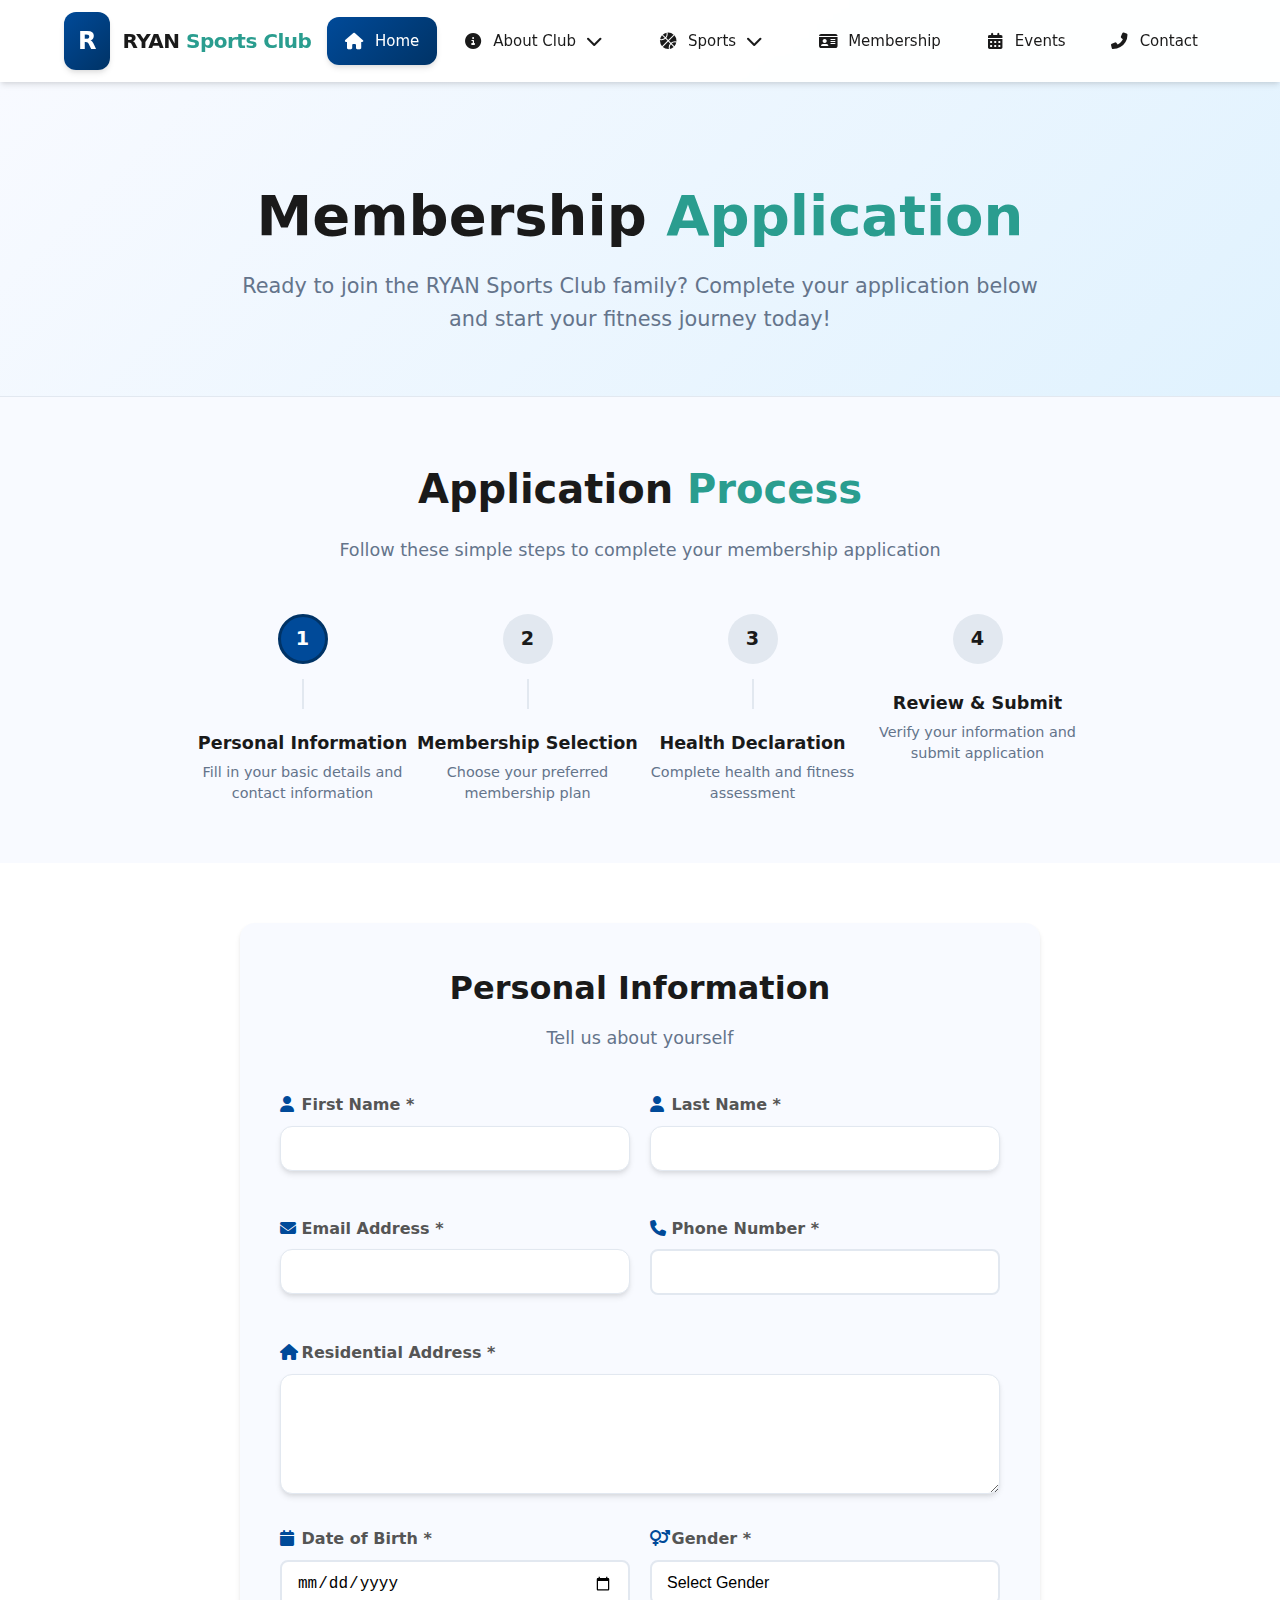
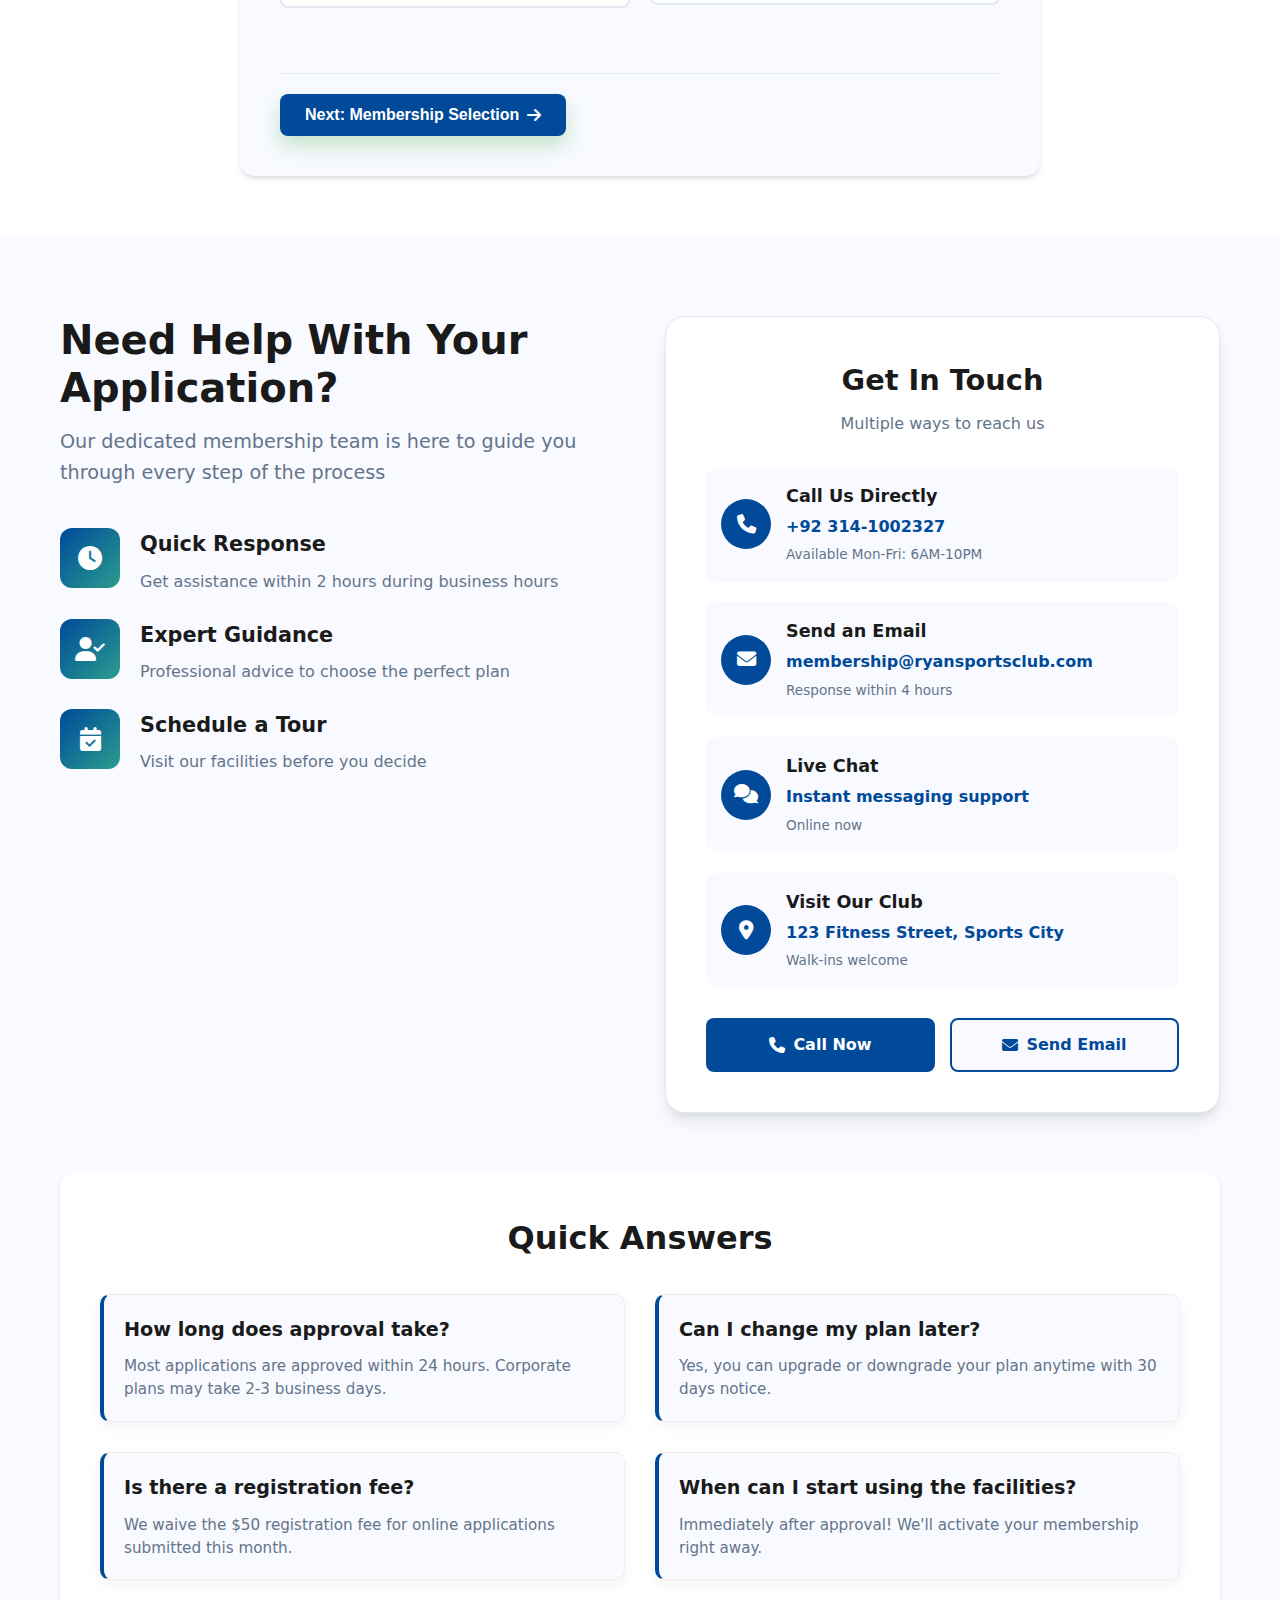
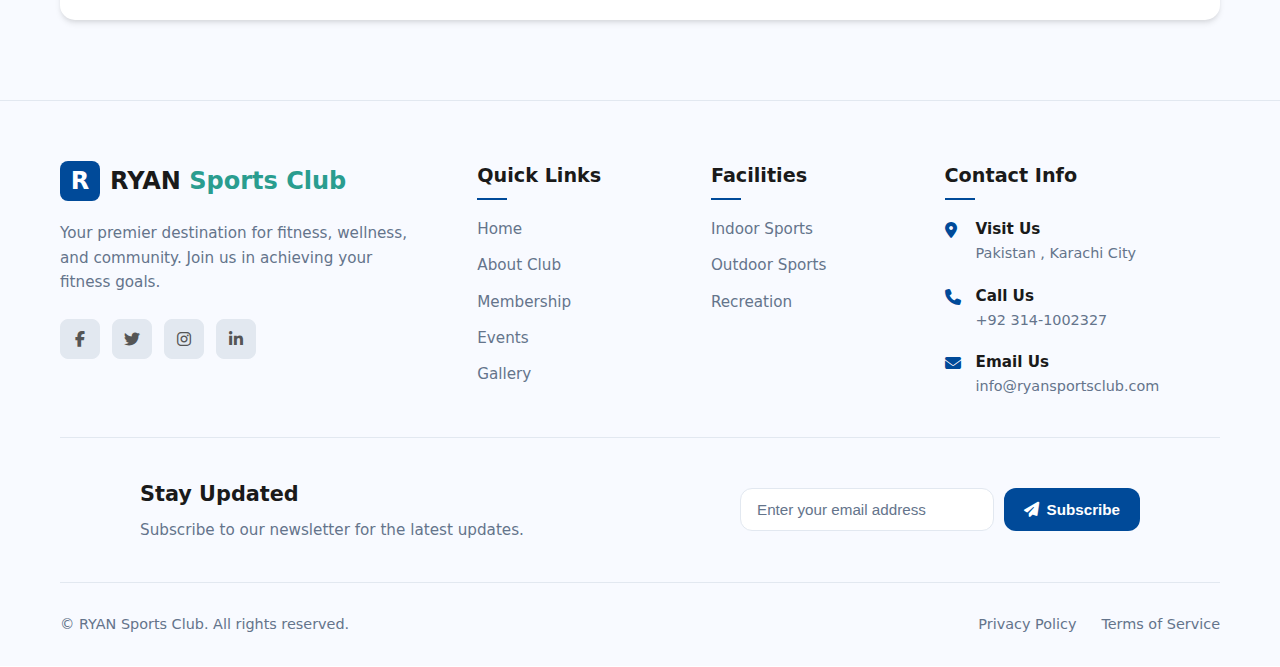
<file: assests/pages/membership.html>
<!DOCTYPE html>
<html lang="en">
<head>
    <meta charset="UTF-8">
    <meta name="viewport" content="width=device-width, initial-scale=1.0">
    <title>Document</title>
    <link rel="stylesheet" href="../css/style.css">
      <link rel="stylesheet" href="https://cdnjs.cloudflare.com/ajax/libs/font-awesome/6.5.2/css/all.min.css" />
</head>
<body>
    
    <nav class="rsc-nav-container">
  
  <div class="rsc-nav-logo">
    <a href="../index.html">
      <span class="rsc-nav-logo-icon">R</span>
      <span class="rsc-nav-logo-text">RYAN <span class="rsc-nav-logo-text-green">Sports Club</span></span>
    </a>
  </div>

  <div class="rsc-nav-toggle" id="rscNavToggle">
    <i class="fas fa-bars"></i>
  </div>

  <ul class="rsc-nav-links" id="rscNavLinks">
    
    <li class="rsc-nav-item">
      <a href="../index.html" class="rsc-nav-link rsc-nav-active">
        <i class="fas fa-home"></i>
        <span>Home</span>
      </a>
    </li>

    <li class="rsc-nav-item rsc-nav-dropdown-container">
      <a href="#" class="rsc-nav-link rsc-nav-dropdown-toggle">
        <i class="fas fa-info-circle"></i>
        <span>About Club</span>
        <i class="fas fa-chevron-down rsc-nav-chevron"></i>
      </a>
      <ul class="rsc-nav-dropdown-menu">
        <li class="rsc-nav-dropdown-item">
          <a href="athletes.html" class="rsc-nav-dropdown-link"><i class="fas fa-star"></i> Top Athletes</a>
        </li>
        <li class="rsc-nav-dropdown-item">
          <a href="gallery.html" class="rsc-nav-dropdown-link"><i class="fas fa-images"></i> Gallery</a>
        </li>
        <li class="rsc-nav-dropdown-item">
          <a href="feedback.html" class="rsc-nav-dropdown-link"><i class="fas fa-comments"></i> Feedback</a>
        </li>
      </ul>
    </li>

    <li class="rsc-nav-item rsc-nav-dropdown-container">
      <a href="#" class="rsc-nav-link rsc-nav-dropdown-toggle">
        <i class="fas fa-basketball-ball"></i>
        <span>Sports</span>
        <i class="fas fa-chevron-down rsc-nav-chevron"></i>
      </a>
      <ul class="rsc-nav-dropdown-menu">
        <li class="rsc-nav-dropdown-item">
          <a href="indoor.html" class="rsc-nav-dropdown-link"><i class="fas fa-dumbbell"></i> Indoor Sports</a>
        </li>
        <li class="rsc-nav-dropdown-item">
          <a href="outdoor.html" class="rsc-nav-dropdown-link"><i class="fas fa-futbol"></i> Outdoor Sports</a>
        </li>
        <li class="rsc-nav-dropdown-item">
          <a href="recreation.html" class="rsc-nav-dropdown-link"><i class="fas fa-tree"></i> Recreation</a>
        </li>
      </ul>
    </li>

    <li class="rsc-nav-item">
      <a href="membership.html" class="rsc-nav-link">
        <i class="fas fa-id-card"></i>
        <span>Membership</span>
      </a>
    </li>
    
    <li class="rsc-nav-item">
      <a href="events.html" class="rsc-nav-link">
        <i class="fas fa-calendar-alt"></i>
        <span>Events</span>
      </a>
    </li>
    
    <li class="rsc-nav-item">
      <a href="contact.html" class="rsc-nav-link">
        <i class="fas fa-phone-alt"></i>
        <span>Contact</span>
      </a>
    </li>
  </ul>
</nav>


<section class="rsc-membership-hero">
    <div class="rsc-container">
        <div class="rsc-membership-hero-content">
            <h1 class="rsc-membership-title">Membership <span class="rsc-membership-highlight">Application</span></h1>
            <p class="rsc-membership-subtitle">Ready to join the RYAN Sports Club family? Complete your application below and start your fitness journey today!</p>
        </div>
    </div>
</section>

<section class="rsc-application-process">
    <div class="rsc-container">
        <div class="rsc-process-header">
            <h2 class="rsc-process-title">Application <span class="rsc-process-highlight">Process</span></h2>
            <p class="rsc-process-subtitle">Follow these simple steps to complete your membership application</p>
        </div>
        
        <div class="rsc-application-steps">
            <div class="rsc-application-step active">
                <div class="rsc-step-indicator">
                    <div class="rsc-step-number">1</div>
                    <div class="rsc-step-line"></div>
                </div>
                <div class="rsc-step-content">
                    <h4>Personal Information</h4>
                    <p>Fill in your basic details and contact information</p>
                </div>
            </div>
            
            <div class="rsc-application-step">
                <div class="rsc-step-indicator">
                    <div class="rsc-step-number">2</div>
                    <div class="rsc-step-line"></div>
                </div>
                <div class="rsc-step-content">
                    <h4>Membership Selection</h4>
                    <p>Choose your preferred membership plan</p>
                </div>
            </div>
            
            <div class="rsc-application-step">
                <div class="rsc-step-indicator">
                    <div class="rsc-step-number">3</div>
                    <div class="rsc-step-line"></div>
                </div>
                <div class="rsc-step-content">
                    <h4>Health Declaration</h4>
                    <p>Complete health and fitness assessment</p>
                </div>
            </div>
            
            <div class="rsc-application-step">
                <div class="rsc-step-indicator">
                    <div class="rsc-step-number">4</div>
                </div>
                <div class="rsc-step-content">
                    <h4>Review & Submit</h4>
                    <p>Verify your information and submit application</p>
                </div>
            </div>
        </div>
    </div>
</section>

<section class="rsc-application-form-section">
    <div class="rsc-container">
        <div class="rsc-application-form-container">
            <form class="rsc-application-form" id="membershipForm">
                <!-- Step 1: Personal Information -->
                <div class="rsc-form-step active" id="step1">
                    <div class="rsc-form-header">
                        <h3>Personal Information</h3>
                        <p>Tell us about yourself</p>
                    </div>
                    
                    <div class="rsc-form-grid">
                        <div class="rsc-form-group">
                            <label for="firstName" class="rsc-form-label">
                                <i class="fas fa-user"></i>
                                First Name *
                            </label>
                            <input type="text" id="firstName" name="firstName" class="rsc-form-input" required>
                        </div>
                        
                        <div class="rsc-form-group">
                            <label for="lastName" class="rsc-form-label">
                                <i class="fas fa-user"></i>
                                Last Name *
                            </label>
                            <input type="text" id="lastName" name="lastName" class="rsc-form-input" required>
                        </div>
                    </div>
                    
                    <div class="rsc-form-grid">
                        <div class="rsc-form-group">
                            <label for="email" class="rsc-form-label">
                                <i class="fas fa-envelope"></i>
                                Email Address *
                            </label>
                            <input type="email" id="email" name="email" class="rsc-form-input" required>
                        </div>
                        
                        <div class="rsc-form-group">
                            <label for="phone" class="rsc-form-label">
                                <i class="fas fa-phone"></i>
                                Phone Number *
                            </label>
                            <input type="tel" id="phone" name="phone" class="rsc-form-input" required>
                        </div>
                    </div>
                    
                    <div class="rsc-form-group">
                        <label for="address" class="rsc-form-label">
                            <i class="fas fa-home"></i>
                            Residential Address *
                        </label>
                        <textarea id="address" name="address" class="rsc-form-textarea" rows="3" required></textarea>
                    </div>
                    
                    <div class="rsc-form-grid">
                        <div class="rsc-form-group">
                            <label for="dob" class="rsc-form-label">
                                <i class="fas fa-calendar"></i>
                                Date of Birth *
                            </label>
                            <input type="date" id="dob" name="dob" class="rsc-form-input" required>
                        </div>
                        
                        <div class="rsc-form-group">
                            <label for="gender" class="rsc-form-label">
                                <i class="fas fa-venus-mars"></i>
                                Gender *
                            </label>
                            <select id="gender" name="gender" class="rsc-form-select" required>
                                <option value="">Select Gender</option>
                                <option value="male">Male</option>
                                <option value="female">Female</option>
                                <option value="other">Other</option>
                                <option value="prefer-not-to-say">Prefer not to say</option>
                            </select>
                        </div>
                    </div>
                    
                    <div class="rsc-form-actions">
                        <button type="button" class="rsc-btn rsc-btn-next" onclick="nextStep(2)">
                            Next: Membership Selection
                            <i class="fas fa-arrow-right"></i>
                        </button>
                    </div>
                </div>
                
                <!-- Step 2: Membership Selection -->
                <div class="rsc-form-step" id="step2">
                    <div class="rsc-form-header">
                        <h3>Membership Selection</h3>
                        <p>Choose your preferred membership plan</p>
                    </div>
                    
                    <div class="rsc-membership-options">
                        <div class="rsc-membership-option">
                            <input type="radio" id="planIndividual" name="membershipPlan" value="individual" class="rsc-radio-input">
                            <label for="planIndividual" class="rsc-radio-label">
                                <div class="rsc-option-header">
                                    <i class="fas fa-user"></i>
                                    <h4>Individual Plan</h4>
                                    <span class="rsc-option-price">$49/month</span>
                                </div>
                                <ul class="rsc-option-features">
                                    <li><i class="fas fa-check"></i> Access to all Gym facilities</li>
                                    <li><i class="fas fa-check"></i> Swimming Pool access</li>
                                    <li><i class="fas fa-times"></i> No Guest Passes</li>
                                    <li><i class="fas fa-times"></i> No Spa/Sauna access</li>
                                </ul>
                            </label>
                        </div>
                        
                        <div class="rsc-membership-option">
                            <input type="radio" id="planFamily" name="membershipPlan" value="family" class="rsc-radio-input">
                            <label for="planFamily" class="rsc-radio-label">
                                <div class="rsc-option-header">
                                    <span class="rsc-popular-badge">Most Popular</span>
                                    <i class="fas fa-users"></i>
                                    <h4>Family Plan</h4>
                                    <span class="rsc-option-price">$99/month</span>
                                </div>
                                <ul class="rsc-option-features">
                                    <li><i class="fas fa-check"></i> All Individual benefits</li>
                                    <li><i class="fas fa-check"></i> Up to 4 family members</li>
                                    <li><i class="fas fa-check"></i> 5 Guest Passes monthly</li>
                                    <li><i class="fas fa-check"></i> Full Spa & Sauna access</li>
                                </ul>
                            </label>
                        </div>
                        
                        <div class="rsc-membership-option">
                            <input type="radio" id="planCorporate" name="membershipPlan" value="corporate" class="rsc-radio-input">
                            <label for="planCorporate" class="rsc-radio-label">
                                <div class="rsc-option-header">
                                    <i class="fas fa-building"></i>
                                    <h4>Corporate Plan</h4>
                                    <span class="rsc-option-price">Custom Pricing</span>
                                </div>
                                <ul class="rsc-option-features">
                                    <li><i class="fas fa-check"></i> For teams of 10+</li>
                                    <li><i class="fas fa-check"></i> Full access for all members</li>
                                    <li><i class="fas fa-check"></i> Custom wellness programs</li>
                                    <li><i class="fas fa-check"></i> Corporate event booking</li>
                                </ul>
                            </label>
                        </div>
                    </div>
                    
                    <div class="rsc-form-group">
                        <label class="rsc-form-label">
                            <i class="fas fa-calendar-alt"></i>
                            Preferred Start Date
                        </label>
                        <input type="date" name="startDate" class="rsc-form-input">
                    </div>
                    
                    <div class="rsc-form-actions">
                        <button type="button" class="rsc-btn rsc-btn-back" onclick="prevStep(1)">
                            <i class="fas fa-arrow-left"></i>
                            Back
                        </button>
                        <button type="button" class="rsc-btn rsc-btn-next" onclick="nextStep(3)">
                            Next: Health Declaration
                            <i class="fas fa-arrow-right"></i>
                        </button>
                    </div>
                </div>
                
                <!-- Step 3: Health Declaration -->
                <div class="rsc-form-step" id="step3">
                    <div class="rsc-form-header">
                        <h3>Health Declaration</h3>
                        <p>Help us understand your fitness needs and ensure your safety</p>
                    </div>
                    
                    <div class="rsc-health-section">
                        <h4>Medical History</h4>
                        <div class="rsc-form-group">
                            <label class="rsc-form-label">Do you have any existing medical conditions?</label>
                            <div class="rsc-radio-group">
                                <label class="rsc-radio-option">
                                    <input type="radio" name="medicalConditions" value="yes">
                                    <span class="rsc-radio-custom"></span>
                                    Yes
                                </label>
                                <label class="rsc-radio-option">
                                    <input type="radio" name="medicalConditions" value="no" checked>
                                    <span class="rsc-radio-custom"></span>
                                    No
                                </label>
                            </div>
                        </div>
                        
                        <div class="rsc-form-group">
                            <label for="medicalDetails" class="rsc-form-label">If yes, please provide details:</label>
                            <textarea id="medicalDetails" name="medicalDetails" class="rsc-form-textarea" rows="3" placeholder="Please describe any medical conditions, allergies, or concerns..."></textarea>
                        </div>
                    </div>
                    
                    <div class="rsc-health-section">
                        <h4>Fitness Goals</h4>
                        <div class="rsc-form-group">
                            <label class="rsc-form-label">What are your primary fitness goals?</label>
                            <div class="rsc-checkbox-group">
                                <label class="rsc-checkbox-option">
                                    <input type="checkbox" name="fitnessGoals" value="weight-loss">
                                    <span class="rsc-checkbox-custom"></span>
                                    Weight Loss
                                </label>
                                <label class="rsc-checkbox-option">
                                    <input type="checkbox" name="fitnessGoals" value="muscle-gain">
                                    <span class="rsc-checkbox-custom"></span>
                                    Muscle Building
                                </label>
                                <label class="rsc-checkbox-option">
                                    <input type="checkbox" name="fitnessGoals" value="cardio">
                                    <span class="rsc-checkbox-custom"></span>
                                    Cardiovascular Health
                                </label>
                                <label class="rsc-checkbox-option">
                                    <input type="checkbox" name="fitnessGoals" value="flexibility">
                                    <span class="rsc-checkbox-custom"></span>
                                    Flexibility & Mobility
                                </label>
                                <label class="rsc-checkbox-option">
                                    <input type="checkbox" name="fitnessGoals" value="stress-relief">
                                    <span class="rsc-checkbox-custom"></span>
                                    Stress Relief
                                </label>
                            </div>
                        </div>
                    </div>
                    
                    <div class="rsc-health-section">
                        <h4>Emergency Contact</h4>
                        <div class="rsc-form-grid">
                            <div class="rsc-form-group">
                                <label for="emergencyName" class="rsc-form-label">Emergency Contact Name *</label>
                                <input type="text" id="emergencyName" name="emergencyName" class="rsc-form-input" required>
                            </div>
                            
                            <div class="rsc-form-group">
                                <label for="emergencyPhone" class="rsc-form-label">Emergency Contact Phone *</label>
                                <input type="tel" id="emergencyPhone" name="emergencyPhone" class="rsc-form-input" required>
                            </div>
                        </div>
                        
                        <div class="rsc-form-group">
                            <label for="emergencyRelation" class="rsc-form-label">Relationship *</label>
                            <input type="text" id="emergencyRelation" name="emergencyRelation" class="rsc-form-input" required>
                        </div>
                    </div>
                    
                    <div class="rsc-form-actions">
                        <button type="button" class="rsc-btn rsc-btn-back" onclick="prevStep(2)">
                            <i class="fas fa-arrow-left"></i>
                            Back
                        </button>
                        <button type="button" class="rsc-btn rsc-btn-next" onclick="nextStep(4)">
                            Next: Review & Submit
                            <i class="fas fa-arrow-right"></i>
                        </button>
                    </div>
                </div>
                
                <!-- Step 4: Review & Submit -->
                <div class="rsc-form-step" id="step4">
                    <div class="rsc-form-header">
                        <h3>Review Your Application</h3>
                        <p>Please verify all information before submitting</p>
                    </div>
                    
                    <div class="rsc-review-section">
                        <h4>Personal Information</h4>
                        <div class="rsc-review-grid">
                            <div class="rsc-review-item">
                                <strong>Full Name:</strong>
                                <span id="reviewName">-</span>
                            </div>
                            <div class="rsc-review-item">
                                <strong>Email:</strong>
                                <span id="reviewEmail">-</span>
                            </div>
                            <div class="rsc-review-item">
                                <strong>Phone:</strong>
                                <span id="reviewPhone">-</span>
                            </div>
                            <div class="rsc-review-item">
                                <strong>Date of Birth:</strong>
                                <span id="reviewDob">-</span>
                            </div>
                        </div>
                    </div>
                    
                    <div class="rsc-review-section">
                        <h4>Membership Details</h4>
                        <div class="rsc-review-grid">
                            <div class="rsc-review-item">
                                <strong>Selected Plan:</strong>
                                <span id="reviewPlan">-</span>
                            </div>
                            <div class="rsc-review-item">
                                <strong>Start Date:</strong>
                                <span id="reviewStartDate">-</span>
                            </div>
                        </div>
                    </div>
                    
                    <div class="rsc-review-section">
                        <h4>Terms & Conditions</h4>
                        <div class="rsc-terms-box">
                            <p>By submitting this application, I agree to:</p>
                            <ul>
                                <li>Abide by all club rules and regulations</li>
                                <li>Maintain proper conduct within the facility</li>
                                <li>Pay membership fees as per selected plan</li>
                                <li>Provide 30 days notice for cancellation</li>
                                <li>Inform staff of any health changes</li>
                            </ul>
                            
                            <label class="rsc-checkbox-option rsc-terms-agree">
                                <input type="checkbox" id="agreeTerms" name="agreeTerms" required>
                                <span class="rsc-checkbox-custom"></span>
                                I have read and agree to the terms and conditions *
                            </label>
                        </div>
                    </div>
                    
                    <div class="rsc-form-actions">
                        <button type="button" class="rsc-btn rsc-btn-back" onclick="prevStep(3)">
                            <i class="fas fa-arrow-left"></i>
                            Back
                        </button>
                        <button type="submit" class="rsc-btn rsc-btn-primary">
                            <i class="fas fa-paper-plane"></i>
                            Submit Application
                        </button>
                    </div>
                </div>
            </form>
        </div>
    </div>
</section>

<section class="rsc-application-support">
    <div class="rsc-container">
        <div class="rsc-support-grid">
            <div class="rsc-support-main">
                <h2 class="rsc-support-title">Need Help With Your Application?</h2>
                <p class="rsc-support-subtitle">Our dedicated membership team is here to guide you through every step of the process</p>
                
                <div class="rsc-support-features">
                    <div class="rsc-support-feature">
                        <div class="rsc-feature-icon">
                            <i class="fas fa-clock"></i>
                        </div>
                        <div class="rsc-feature-content">
                            <h4>Quick Response</h4>
                            <p>Get assistance within 2 hours during business hours</p>
                        </div>
                    </div>
                    
                    <div class="rsc-support-feature">
                        <div class="rsc-feature-icon">
                            <i class="fas fa-user-check"></i>
                        </div>
                        <div class="rsc-feature-content">
                            <h4>Expert Guidance</h4>
                            <p>Professional advice to choose the perfect plan</p>
                        </div>
                    </div>
                    
                    <div class="rsc-support-feature">
                        <div class="rsc-feature-icon">
                            <i class="fas fa-calendar-check"></i>
                        </div>
                        <div class="rsc-feature-content">
                            <h4>Schedule a Tour</h4>
                            <p>Visit our facilities before you decide</p>
                        </div>
                    </div>
                </div>
            </div>
            
            <div class="rsc-support-contact-card">
                <div class="rsc-contact-header">
                    <h3>Get In Touch</h3>
                    <p>Multiple ways to reach us</p>
                </div>
                
                <div class="rsc-contact-methods">
                    <div class="rsc-contact-method">
                        <div class="rsc-contact-icon">
                            <i class="fas fa-phone"></i>
                        </div>
                        <div class="rsc-contact-info">
                            <h4>Call Us Directly</h4>
                            <p>+92 314-1002327</p>
                            <span class="rsc-contact-note">Available Mon-Fri: 6AM-10PM</span>
                        </div>
                    </div>
                    
                    <div class="rsc-contact-method">
                        <div class="rsc-contact-icon">
                            <i class="fas fa-envelope"></i>
                        </div>
                        <div class="rsc-contact-info">
                            <h4>Send an Email</h4>
                            <p>membership@ryansportsclub.com</p>
                            <span class="rsc-contact-note">Response within 4 hours</span>
                        </div>
                    </div>
                    
                    <div class="rsc-contact-method">
                        <div class="rsc-contact-icon">
                            <i class="fas fa-comments"></i>
                        </div>
                        <div class="rsc-contact-info">
                            <h4>Live Chat</h4>
                            <p>Instant messaging support</p>
                            <span class="rsc-contact-note">Online now</span>
                        </div>
                    </div>
                    
                    <div class="rsc-contact-method">
                        <div class="rsc-contact-icon">
                            <i class="fas fa-map-marker-alt"></i>
                        </div>
                        <div class="rsc-contact-info">
                            <h4>Visit Our Club</h4>
                            <p>123 Fitness Street, Sports City</p>
                            <span class="rsc-contact-note">Walk-ins welcome</span>
                        </div>
                    </div>
                </div>
                
                <div class="rsc-contact-actions">
                    <a href="tel:+15551234567" class="rsc-contact-btn rsc-contact-btn-primary">
                        <i class="fas fa-phone"></i>
                        Call Now
                    </a>
                    <a href="mailto:membership@ryansportsclub.com" class="rsc-contact-btn rsc-contact-btn-secondary">
                        <i class="fas fa-envelope"></i>
                        Send Email
                    </a>
                </div>
            </div>
        </div>
        
        <div class="rsc-support-faq">
            <h3>Quick Answers</h3>
            <div class="rsc-faq-grid">
                <div class="rsc-faq-item">
                    <h4>How long does approval take?</h4>
                    <p>Most applications are approved within 24 hours. Corporate plans may take 2-3 business days.</p>
                </div>
                <div class="rsc-faq-item">
                    <h4>Can I change my plan later?</h4>
                    <p>Yes, you can upgrade or downgrade your plan anytime with 30 days notice.</p>
                </div>
                <div class="rsc-faq-item">
                    <h4>Is there a registration fee?</h4>
                    <p>We waive the $50 registration fee for online applications submitted this month.</p>
                </div>
                <div class="rsc-faq-item">
                    <h4>When can I start using the facilities?</h4>
                    <p>Immediately after approval! We'll activate your membership right away.</p>
                </div>
            </div>
        </div>
    </div>
</section>


<footer class="rsc-main-footer">
    <div class="rsc-container">
        <div class="rsc-main-footer-main">
            <div class="rsc-main-footer-brand">
                <div class="rsc-main-footer-logo">
                    <span class="rsc-main-footer-logo-icon">R</span>
                    <span class="rsc-main-footer-logo-text">RYAN <span class="rsc-main-footer-logo-text-green">Sports Club</span></span>
                </div>
                <p class="rsc-main-footer-description">
                    Your premier destination for fitness, wellness, and community. Join us in achieving your fitness goals.
                </p>
                <div class="rsc-main-footer-social-links">
                    <a href="#" class="rsc-main-footer-social-link" aria-label="Facebook">
                        <i class="fab fa-facebook-f"></i>
                    </a>
                    <a href="#" class="rsc-main-footer-social-link" aria-label="Twitter">
                        <i class="fab fa-twitter"></i>
                    </a>
                    <a href="#" class="rsc-main-footer-social-link" aria-label="Instagram">
                        <i class="fab fa-instagram"></i>
                    </a>
                    <a href="#" class="rsc-main-footer-social-link" aria-label="LinkedIn">
                        <i class="fab fa-linkedin-in"></i>
                    </a>
                </div>
            </div>

            <div class="rsc-main-footer-links">
                <h4 class="rsc-main-footer-title">Quick Links</h4>
                <ul class="rsc-main-footer-list">
                    <li><a href="../index.html" class="rsc-main-footer-link">Home</a></li>
                    <li><a href="recreation.html" class="rsc-main-footer-link">About Club</a></li>
                    <li><a href="membership.html" class="rsc-main-footer-link">Membership</a></li>
                    <li><a href="events.html" class="rsc-main-footer-link">Events</a></li>
                    <li><a href="gallery.html" class="rsc-main-footer-link">Gallery</a></li>
                </ul>
            </div>

            <div class="rsc-main-footer-links">
                <h4 class="rsc-main-footer-title">Facilities</h4>
                <ul class="rsc-main-footer-list">
                    <li><a href="indoor.html" class="rsc-main-footer-link">Indoor Sports</a></li>
                    <li><a href="outdoor.html" class="rsc-main-footer-link">Outdoor Sports</a></li>
                    <li><a href="recreation.html" class="rsc-main-footer-link">Recreation</a></li>
                    
                </ul>
            </div>

            <div class="rsc-main-footer-contact">
                <h4 class="rsc-main-footer-title">Contact Info</h4>
                <div class="rsc-main-footer-contact-info">
                    <div class="rsc-main-footer-contact-item">
                        <i class="fas fa-map-marker-alt"></i>
                        <div>
                            <strong>Visit Us</strong>
                            <span>Pakistan , Karachi City</span>
                        </div>
                    </div>
                    <div class="rsc-main-footer-contact-item">
                        <i class="fas fa-phone"></i>
                        <div>
                            <strong>Call Us</strong>
                            <span>+92 314-1002327</span>
                        </div>
                    </div>
                    <div class="rsc-main-footer-contact-item">
                        <i class="fas fa-envelope"></i>
                        <div>
                            <strong>Email Us</strong>
                            <span>info@ryansportsclub.com</span>
                        </div>
                    </div>
                </div>
            </div>
        </div>

        <div class="rsc-main-footer-newsletter">
            <div class="rsc-main-footer-newsletter-content">
                <div class="rsc-main-footer-newsletter-text">
                    <h4 class="rsc-main-footer-newsletter-title">Stay Updated</h4>
                    <p class="rsc-main-footer-newsletter-subtitle">Subscribe to our newsletter for the latest updates.</p>
                </div>
                <form class="rsc-main-footer-newsletter-form">
                    <div class="rsc-main-footer-newsletter-input-group">
                        <input type="email" placeholder="Enter your email address" class="rsc-main-footer-newsletter-input" required>
                        <button type="submit" class="rsc-main-footer-btn rsc-main-footer-btn-primary">
                            <i class="fas fa-paper-plane"></i>
                            Subscribe
                        </button>
                    </div>
                </form>
            </div>
        </div>

        <div class="rsc-main-footer-bottom">
            <div class="rsc-main-footer-bottom-content">
                <div class="rsc-main-footer-copyright">
                    <p>&copy; <span id="rscFooterCurrentYear"></span> RYAN Sports Club. All rights reserved.</p>
                </div>
                <div class="rsc-main-footer-legal">
                    <a href="#" class="rsc-main-footer-legal-link">Privacy Policy</a>
                    <a href="#" class="rsc-main-footer-legal-link">Terms of Service</a>
                </div>
            </div>
        </div>
    </div>
</footer>


<script>
// Multi-step form functionality
let currentStep = 1;

function showStep(step) {
    // Hide all steps
    document.querySelectorAll('.rsc-form-step').forEach(stepEl => {
        stepEl.classList.remove('active');
    });
    
    // Show current step
    const currentStepEl = document.getElementById(`step${step}`);
    if (currentStepEl) {
        currentStepEl.classList.add('active');
    }
    
    // Update progress steps
    document.querySelectorAll('.rsc-application-step').forEach((stepEl, index) => {
        if (index + 1 <= step) {
            stepEl.classList.add('active');
        } else {
            stepEl.classList.remove('active');
        }
    });
}

function nextStep(step) {
    if (validateStep(currentStep)) {
        currentStep = step;
        showStep(currentStep);
        
        // Update review section if going to step 4
        if (step === 4) {
            updateReviewSection();
        }
    }
}

function prevStep(step) {
    currentStep = step;
    showStep(currentStep);
}

function validateStep(step) {
    const currentStepEl = document.getElementById(`step${step}`);
    if (!currentStepEl) return true;
    
    const requiredFields = currentStepEl.querySelectorAll('[required]');
    let isValid = true;
    
    requiredFields.forEach(field => {
        if (!field.value.trim()) {
            isValid = false;
            field.style.borderColor = '#ff6b6b';
        } else {
            field.style.borderColor = '';
        }
    });
    
    if (!isValid) {
        alert('Please fill in all required fields before proceeding.');
    }
    
    return isValid;
}

function updateReviewSection() {
    // Personal Information
    const firstName = document.getElementById('firstName');
    const lastName = document.getElementById('lastName');
    const email = document.getElementById('email');
    const phone = document.getElementById('phone');
    const dob = document.getElementById('dob');
    
    if (firstName && lastName) {
        document.getElementById('reviewName').textContent = `${firstName.value} ${lastName.value}`;
    }
    if (email) document.getElementById('reviewEmail').textContent = email.value;
    if (phone) document.getElementById('reviewPhone').textContent = phone.value;
    if (dob) document.getElementById('reviewDob').textContent = dob.value;
    
    // Membership Details
    const selectedPlan = document.querySelector('input[name="membershipPlan"]:checked');
    const startDate = document.querySelector('input[name="startDate"]');
    
    if (selectedPlan) {
        const planLabel = selectedPlan.parentElement.querySelector('h4');
        if (planLabel) {
            document.getElementById('reviewPlan').textContent = planLabel.textContent;
        }
    }
    if (startDate && startDate.value) {
        document.getElementById('reviewStartDate').textContent = startDate.value;
    }
}

// Form submission
document.addEventListener('DOMContentLoaded', function() {
    const membershipForm = document.getElementById('membershipForm');
    if (membershipForm) {
        membershipForm.addEventListener('submit', function(e) {
            e.preventDefault();
            
            const agreeTerms = document.getElementById('agreeTerms');
            if (!agreeTerms || !agreeTerms.checked) {
                alert('Please agree to the terms and conditions before submitting.');
                return;
            }
            
            // Simulate form submission
            const submitBtn = this.querySelector('button[type="submit"]');
            const originalText = submitBtn.innerHTML;
            
            submitBtn.innerHTML = '<i class="fas fa-spinner fa-spin"></i> Submitting...';
            submitBtn.disabled = true;
            
            setTimeout(() => {
                alert('Thank you! Your membership application has been submitted successfully. Our team will contact you within 24 hours.');
                this.reset();
                showStep(1);
                currentStep = 1;
                submitBtn.innerHTML = originalText;
                submitBtn.disabled = false;
            }, 2000);
        });
    }
    
    // Initialize first step
    showStep(1);
});
</script>


   <script type="module" src="../js/script.js"></script>
</body>
</html>
</file>
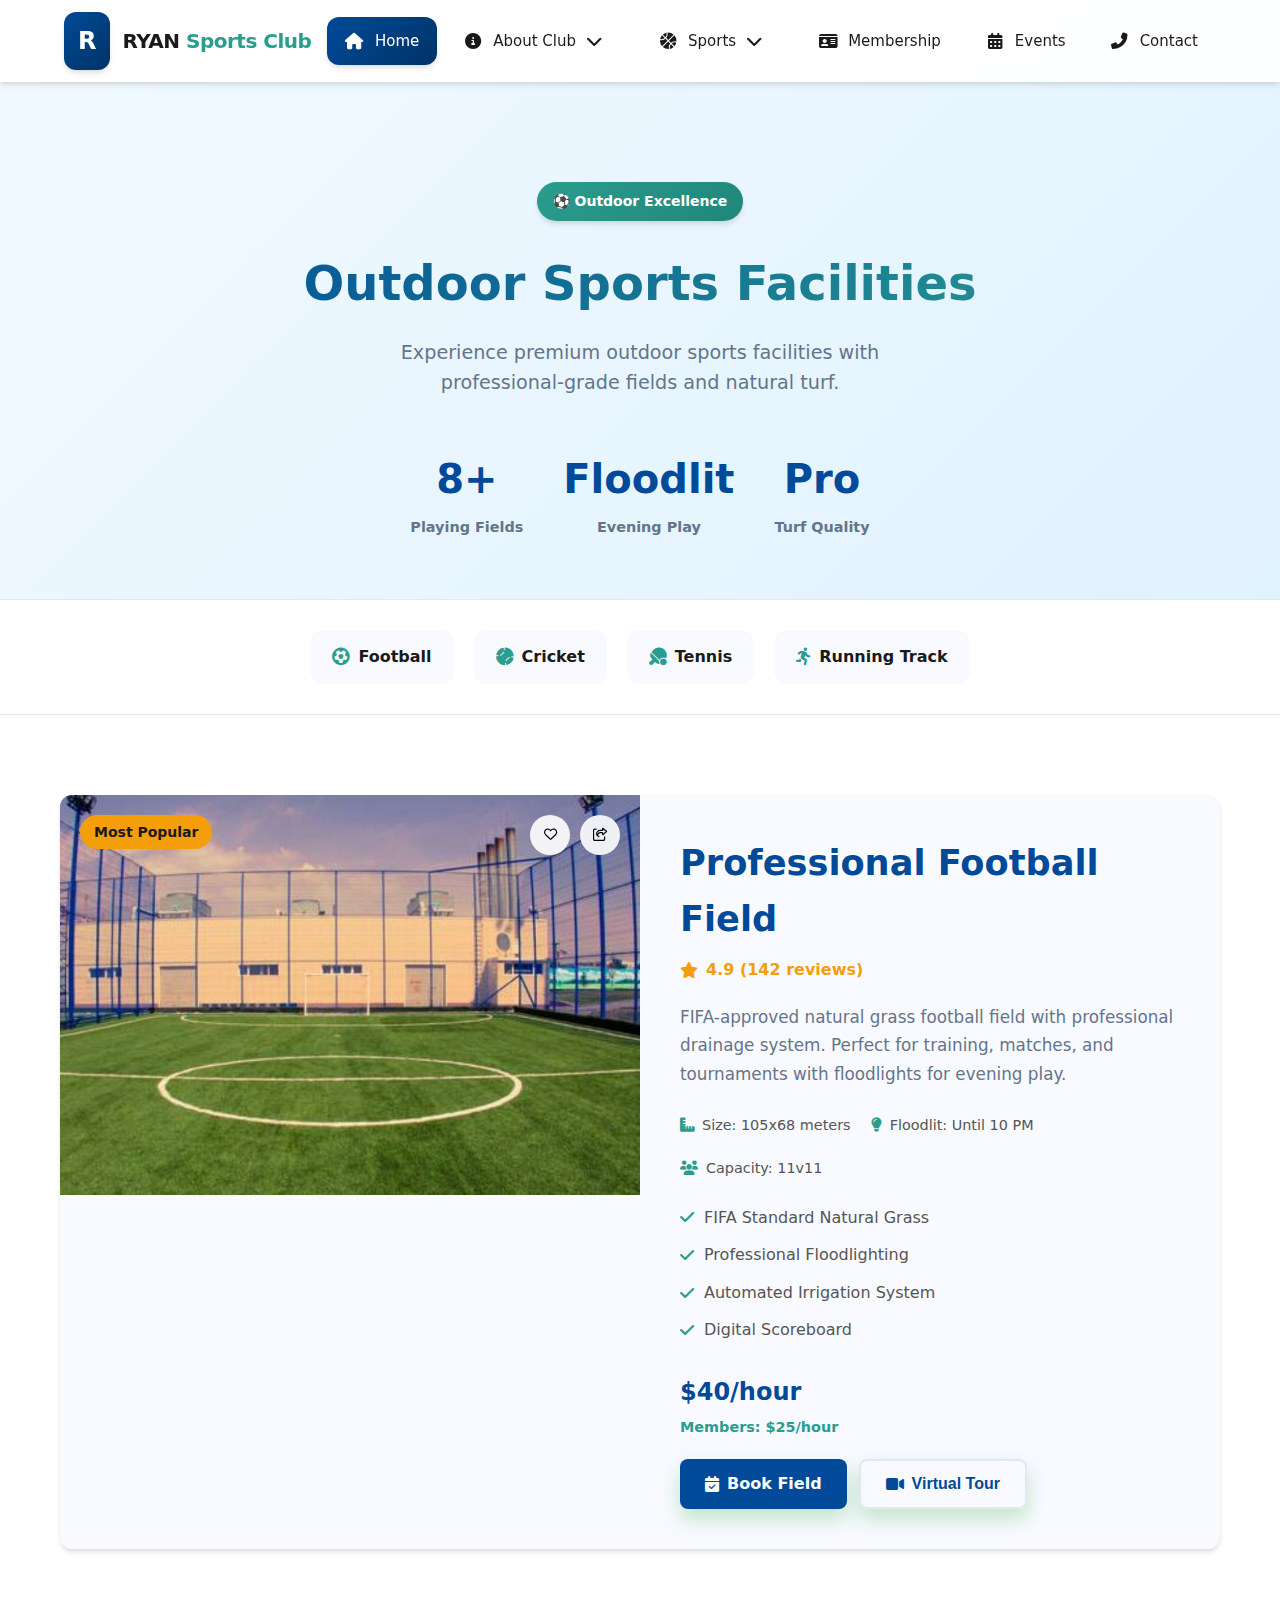
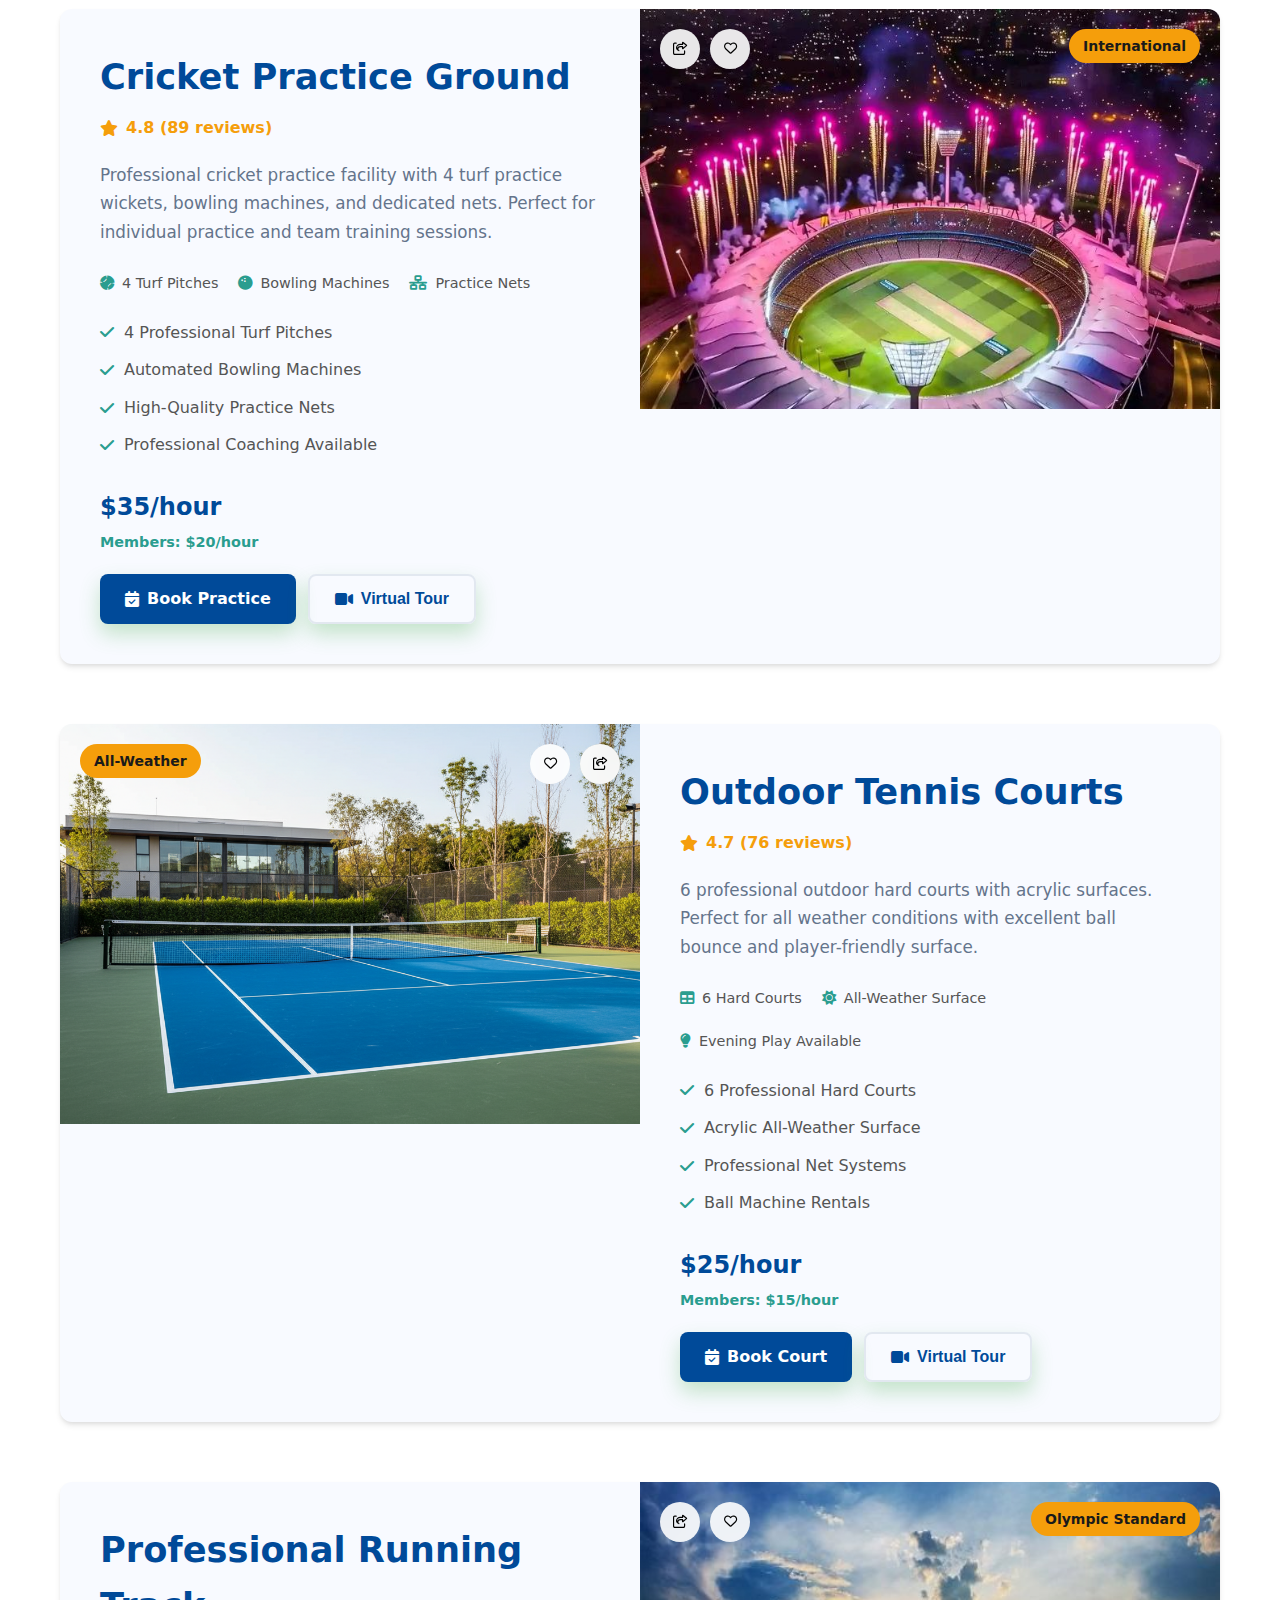
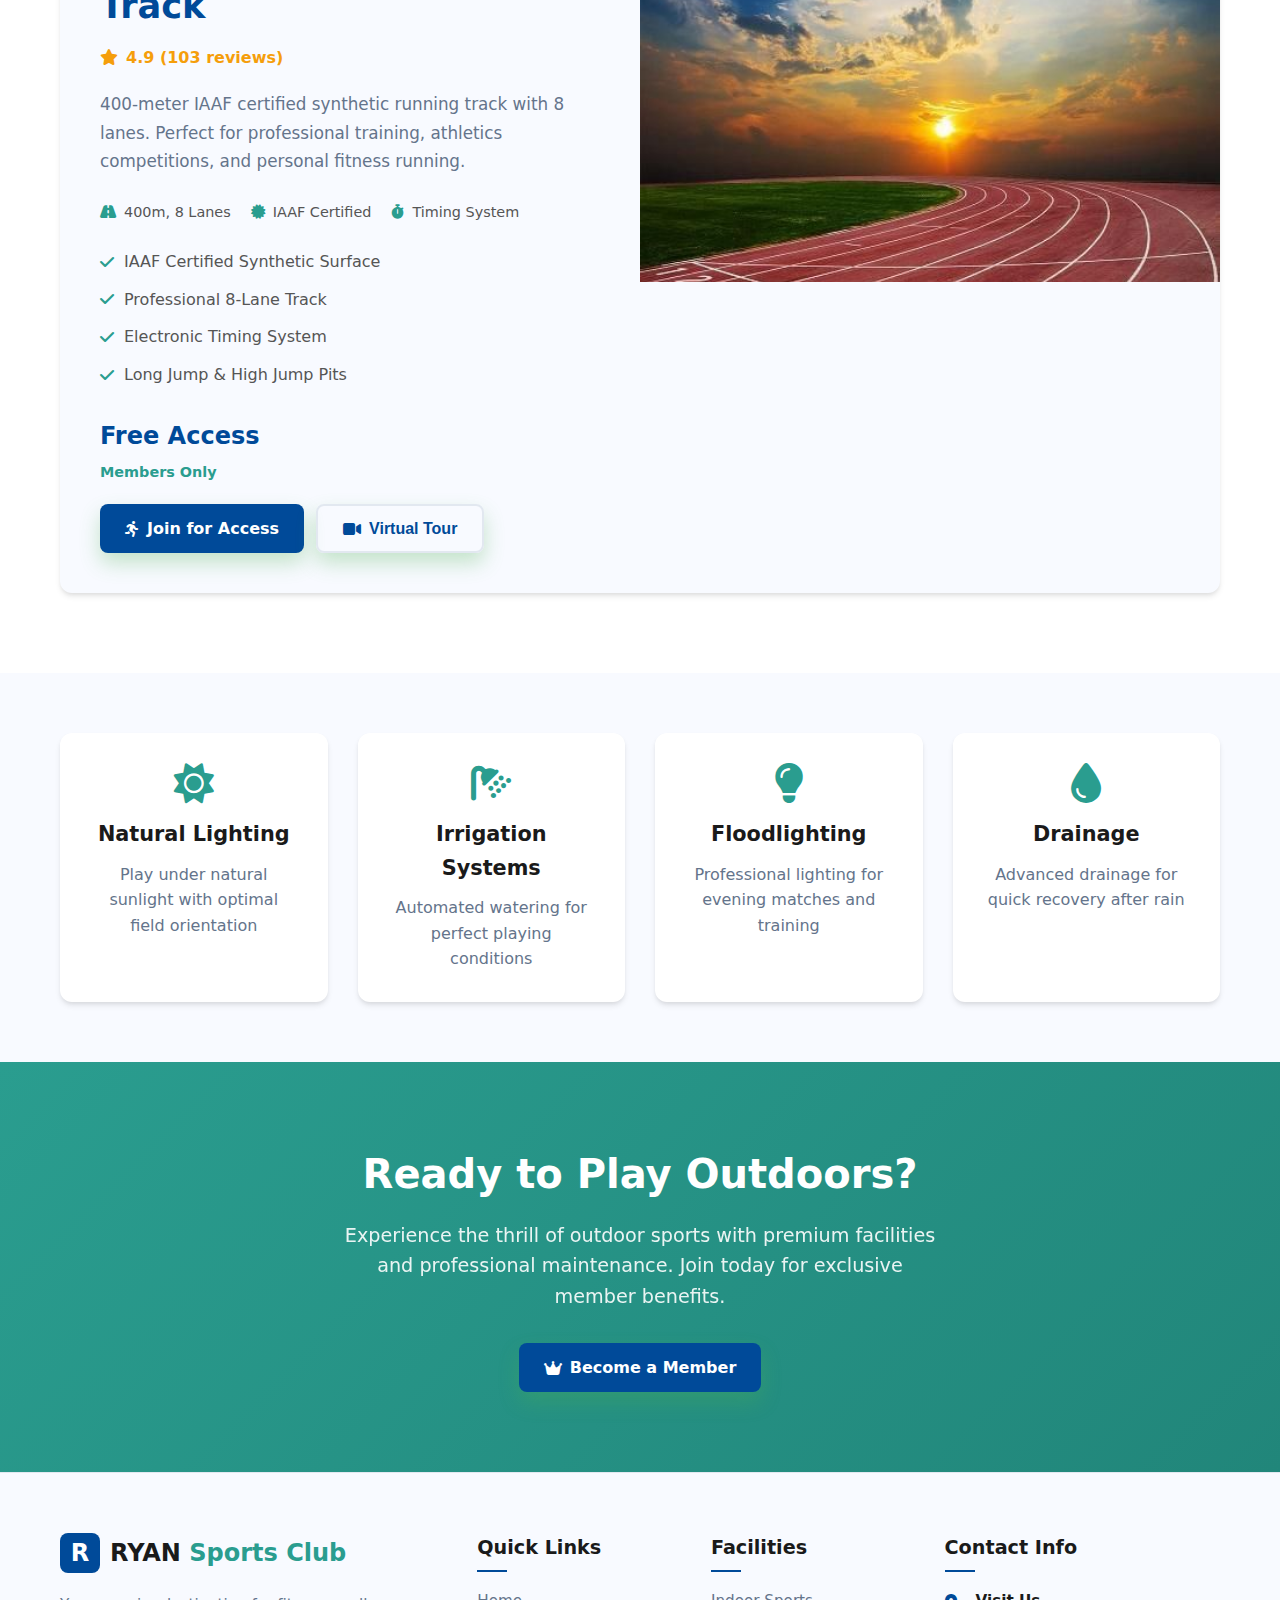
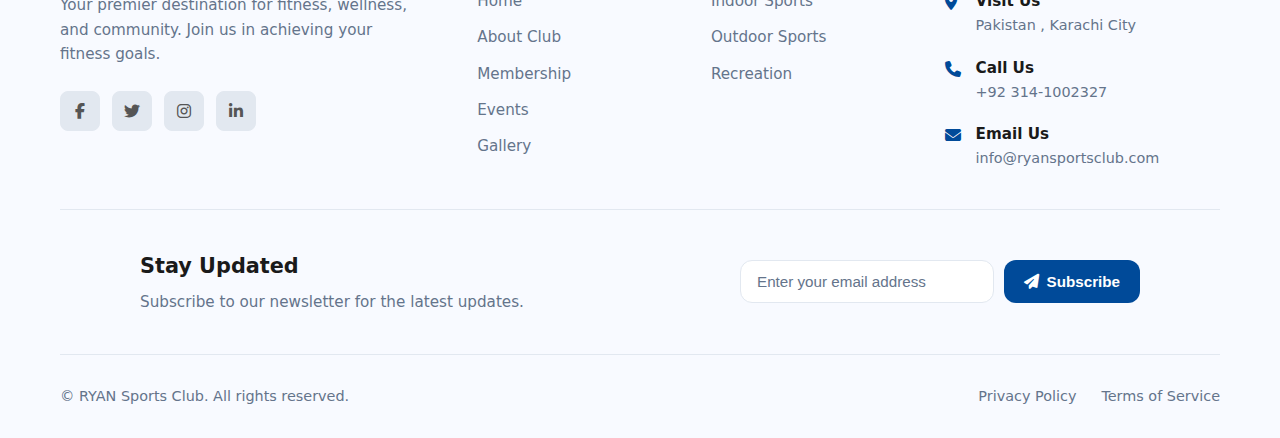
<file: assests/pages/outdoor.html>
<!DOCTYPE html>
<html lang="en">
<head>
    <meta charset="UTF-8">
    <meta name="viewport" content="width=device-width, initial-scale=1.0">
    <title>Document</title>
    <link rel="stylesheet" href="../css/style.css">
      <link rel="stylesheet" href="https://cdnjs.cloudflare.com/ajax/libs/font-awesome/6.5.2/css/all.min.css" />
</head>
<body>
    
    <nav class="rsc-nav-container">
  
  <div class="rsc-nav-logo">
    <a href="../index.html">
      <span class="rsc-nav-logo-icon">R</span>
      <span class="rsc-nav-logo-text">RYAN <span class="rsc-nav-logo-text-green">Sports Club</span></span>
    </a>
  </div>

  <div class="rsc-nav-toggle" id="rscNavToggle">
    <i class="fas fa-bars"></i>
  </div>

  <ul class="rsc-nav-links" id="rscNavLinks">
    
    <li class="rsc-nav-item">
      <a href="../index.html" class="rsc-nav-link rsc-nav-active">
        <i class="fas fa-home"></i>
        <span>Home</span>
      </a>
    </li>

    <li class="rsc-nav-item rsc-nav-dropdown-container">
      <a href="#" class="rsc-nav-link rsc-nav-dropdown-toggle">
        <i class="fas fa-info-circle"></i>
        <span>About Club</span>
        <i class="fas fa-chevron-down rsc-nav-chevron"></i>
      </a>
      <ul class="rsc-nav-dropdown-menu">
        <li class="rsc-nav-dropdown-item">
          <a href="athletes.html" class="rsc-nav-dropdown-link"><i class="fas fa-star"></i> Top Athletes</a>
        </li>
        <li class="rsc-nav-dropdown-item">
          <a href="gallery.html" class="rsc-nav-dropdown-link"><i class="fas fa-images"></i> Gallery</a>
        </li>
        <li class="rsc-nav-dropdown-item">
          <a href="feedback.html" class="rsc-nav-dropdown-link"><i class="fas fa-comments"></i> Feedback</a>
        </li>
      </ul>
    </li>

    <li class="rsc-nav-item rsc-nav-dropdown-container">
      <a href="#" class="rsc-nav-link rsc-nav-dropdown-toggle">
        <i class="fas fa-basketball-ball"></i>
        <span>Sports</span>
        <i class="fas fa-chevron-down rsc-nav-chevron"></i>
      </a>
      <ul class="rsc-nav-dropdown-menu">
        <li class="rsc-nav-dropdown-item">
          <a href="indoor.html" class="rsc-nav-dropdown-link"><i class="fas fa-dumbbell"></i> Indoor Sports</a>
        </li>
        <li class="rsc-nav-dropdown-item">
          <a href="outdoor.html" class="rsc-nav-dropdown-link"><i class="fas fa-futbol"></i> Outdoor Sports</a>
        </li>
        <li class="rsc-nav-dropdown-item">
          <a href="recreation.html" class="rsc-nav-dropdown-link"><i class="fas fa-tree"></i> Recreation</a>
        </li>
      </ul>
    </li>

    <li class="rsc-nav-item">
      <a href="membership.html" class="rsc-nav-link">
        <i class="fas fa-id-card"></i>
        <span>Membership</span>
      </a>
    </li>
    
    <li class="rsc-nav-item">
      <a href="events.html" class="rsc-nav-link">
        <i class="fas fa-calendar-alt"></i>
        <span>Events</span>
      </a>
    </li>
    
    <li class="rsc-nav-item">
      <a href="contact.html" class="rsc-nav-link">
        <i class="fas fa-phone-alt"></i>
        <span>Contact</span>
      </a>
    </li>
  </ul>
</nav>


<!-- Outdoor Sports Hero Section -->
<section class="rsc-outdoor-hero">
    <div class="rsc-outdoor-container">
        <div class="rsc-outdoor-hero-badge">
            <span>⚽ Outdoor Excellence</span>
        </div>
        <h1 class="rsc-outdoor-hero-title">Outdoor <span class="rsc-text-green">Sports Facilities</span></h1>
        <p class="rsc-outdoor-hero-subtitle">
            Experience premium outdoor sports facilities with professional-grade fields and natural turf.
        </p>
        <div class="rsc-outdoor-stats">
            <div class="rsc-outdoor-stat">
                <div class="rsc-outdoor-stat-number">8+</div>
                <div class="rsc-outdoor-stat-label">Playing Fields</div>
            </div>
            <div class="rsc-outdoor-stat">
                <div class="rsc-outdoor-stat-number">Floodlit</div>
                <div class="rsc-outdoor-stat-label">Evening Play</div>
            </div>
            <div class="rsc-outdoor-stat">
                <div class="rsc-outdoor-stat-number">Pro</div>
                <div class="rsc-outdoor-stat-label">Turf Quality</div>
            </div>
        </div>
    </div>
</section>

<!-- Quick Navigation -->
<section class="rsc-outdoor-nav">
    <div class="rsc-outdoor-container">
        <div class="rsc-outdoor-quick-nav">
            <a href="#football" class="rsc-outdoor-nav-item">
                <i class="fas fa-futbol"></i>
                <span>Football</span>
            </a>
            <a href="#cricket" class="rsc-outdoor-nav-item">
                <i class="fas fa-baseball-ball"></i>
                <span>Cricket</span>
            </a>
            <a href="#tennis" class="rsc-outdoor-nav-item">
                <i class="fas fa-table-tennis"></i>
                <span>Tennis</span>
            </a>
            <a href="#track" class="rsc-outdoor-nav-item">
                <i class="fas fa-running"></i>
                <span>Running Track</span>
            </a>
        </div>
    </div>
</section>

<!-- Outdoor Sports List Section -->
<section class="rsc-outdoor-list-section">
    <div class="rsc-outdoor-container">
        <div class="rsc-outdoor-list">

            <!-- Football Field -->
            <div class="rsc-sport-card" id="football">
                <div class="rsc-sport-card-image">
                    <img src="../images/Professional Football Field.jpg" alt="Football Field">
                    <div class="rsc-sport-card-overlay">
                        <span class="rsc-sport-card-badge">Most Popular</span>
                        <div class="rsc-sport-card-actions">
                            <button class="rsc-sport-action-btn">
                                <i class="far fa-heart"></i>
                            </button>
                            <button class="rsc-sport-action-btn">
                                <i class="far fa-share-square"></i>
                            </button>
                        </div>
                    </div>
                </div>
                <div class="rsc-sport-card-content">
                    <div class="rsc-sport-card-header">
                        <h3>Professional Football Field</h3>
                        <div class="rsc-sport-rating">
                            <i class="fas fa-star"></i>
                            <span>4.9 (142 reviews)</span>
                        </div>
                    </div>
                    <p class="rsc-sport-card-description">
                        FIFA-approved natural grass football field with professional drainage system. Perfect for training, matches, and tournaments with floodlights for evening play.
                    </p>
                    <div class="rsc-sport-card-details">
                        <div class="rsc-sport-detail">
                            <i class="fas fa-ruler-combined"></i>
                            <span>Size: 105x68 meters</span>
                        </div>
                        <div class="rsc-sport-detail">
                            <i class="fas fa-lightbulb"></i>
                            <span>Floodlit: Until 10 PM</span>
                        </div>
                        <div class="rsc-sport-detail">
                            <i class="fas fa-users"></i>
                            <span>Capacity: 11v11</span>
                        </div>
                    </div>
                    <ul class="rsc-sport-card-features">
                        <li><i class="fas fa-check"></i> FIFA Standard Natural Grass</li>
                        <li><i class="fas fa-check"></i> Professional Floodlighting</li>
                        <li><i class="fas fa-check"></i> Automated Irrigation System</li>
                        <li><i class="fas fa-check"></i> Digital Scoreboard</li>
                    </ul>
                    <div class="rsc-sport-card-footer">
                        <div class="rsc-sport-pricing">
                            <span class="rsc-sport-price">$40/hour</span>
                            <span class="rsc-sport-discount">Members: $25/hour</span>
                        </div>
                        <div class="rsc-sport-card-buttons">
                            <a href="contact.html" class="rsc-btn rsc-btn-primary">
                                <i class="fas fa-calendar-check"></i>
                                Book Field
                            </a>
                            <button class="rsc-btn rsc-btn-secondary rsc-tour-btn">
                                <i class="fas fa-video"></i>
                                Virtual Tour
                            </button>
                        </div>
                    </div>
                </div>
            </div>

            <!-- Cricket Ground -->
            <div class="rsc-sport-card" id="cricket">
                <div class="rsc-sport-card-image">
                    <img src="../images/Cricket Practice Ground.jpg" alt="Cricket Ground">
                    <div class="rsc-sport-card-overlay">
                        <span class="rsc-sport-card-badge">International</span>
                        <div class="rsc-sport-card-actions">
                            <button class="rsc-sport-action-btn">
                                <i class="far fa-heart"></i>
                            </button>
                            <button class="rsc-sport-action-btn">
                                <i class="far fa-share-square"></i>
                            </button>
                        </div>
                    </div>
                </div>
                <div class="rsc-sport-card-content">
                    <div class="rsc-sport-card-header">
                        <h3>Cricket Practice Ground</h3>
                        <div class="rsc-sport-rating">
                            <i class="fas fa-star"></i>
                            <span>4.8 (89 reviews)</span>
                        </div>
                    </div>
                    <p class="rsc-sport-card-description">
                        Professional cricket practice facility with 4 turf practice wickets, bowling machines, and dedicated nets. Perfect for individual practice and team training sessions.
                    </p>
                    <div class="rsc-sport-card-details">
                        <div class="rsc-sport-detail">
                            <i class="fas fa-baseball-ball"></i>
                            <span>4 Turf Pitches</span>
                        </div>
                        <div class="rsc-sport-detail">
                            <i class="fas fa-bowling-ball"></i>
                            <span>Bowling Machines</span>
                        </div>
                        <div class="rsc-sport-detail">
                            <i class="fas fa-network-wired"></i>
                            <span>Practice Nets</span>
                        </div>
                    </div>
                    <ul class="rsc-sport-card-features">
                        <li><i class="fas fa-check"></i> 4 Professional Turf Pitches</li>
                        <li><i class="fas fa-check"></i> Automated Bowling Machines</li>
                        <li><i class="fas fa-check"></i> High-Quality Practice Nets</li>
                        <li><i class="fas fa-check"></i> Professional Coaching Available</li>
                    </ul>
                    <div class="rsc-sport-card-footer">
                        <div class="rsc-sport-pricing">
                            <span class="rsc-sport-price">$35/hour</span>
                            <span class="rsc-sport-discount">Members: $20/hour</span>
                        </div>
                        <div class="rsc-sport-card-buttons">
                            <a href="contact.html" class="rsc-btn rsc-btn-primary">
                                <i class="fas fa-calendar-check"></i>
                                Book Practice
                            </a>
                            <button class="rsc-btn rsc-btn-secondary rsc-tour-btn">
                                <i class="fas fa-video"></i>
                                Virtual Tour
                            </button>
                        </div>
                    </div>
                </div>
            </div>

            <!-- Tennis Courts -->
            <div class="rsc-sport-card" id="tennis">
                <div class="rsc-sport-card-image">
                    <img src="../images/Tennis Court.png" alt="Tennis Courts">
                    <div class="rsc-sport-card-overlay">
                        <span class="rsc-sport-card-badge">All-Weather</span>
                        <div class="rsc-sport-card-actions">
                            <button class="rsc-sport-action-btn">
                                <i class="far fa-heart"></i>
                            </button>
                            <button class="rsc-sport-action-btn">
                                <i class="far fa-share-square"></i>
                            </button>
                        </div>
                    </div>
                </div>
                <div class="rsc-sport-card-content">
                    <div class="rsc-sport-card-header">
                        <h3>Outdoor Tennis Courts</h3>
                        <div class="rsc-sport-rating">
                            <i class="fas fa-star"></i>
                            <span>4.7 (76 reviews)</span>
                        </div>
                    </div>
                    <p class="rsc-sport-card-description">
                        6 professional outdoor hard courts with acrylic surfaces. Perfect for all weather conditions with excellent ball bounce and player-friendly surface.
                    </p>
                    <div class="rsc-sport-card-details">
                        <div class="rsc-sport-detail">
                            <i class="fas fa-table"></i>
                            <span>6 Hard Courts</span>
                        </div>
                        <div class="rsc-sport-detail">
                            <i class="fas fa-sun"></i>
                            <span>All-Weather Surface</span>
                        </div>
                        <div class="rsc-sport-detail">
                            <i class="fas fa-lightbulb"></i>
                            <span>Evening Play Available</span>
                        </div>
                    </div>
                    <ul class="rsc-sport-card-features">
                        <li><i class="fas fa-check"></i> 6 Professional Hard Courts</li>
                        <li><i class="fas fa-check"></i> Acrylic All-Weather Surface</li>
                        <li><i class="fas fa-check"></i> Professional Net Systems</li>
                        <li><i class="fas fa-check"></i> Ball Machine Rentals</li>
                    </ul>
                    <div class="rsc-sport-card-footer">
                        <div class="rsc-sport-pricing">
                            <span class="rsc-sport-price">$25/hour</span>
                            <span class="rsc-sport-discount">Members: $15/hour</span>
                        </div>
                        <div class="rsc-sport-card-buttons">
                            <a href="contact.html" class="rsc-btn rsc-btn-primary">
                                <i class="fas fa-calendar-check"></i>
                                Book Court
                            </a>
                            <button class="rsc-btn rsc-btn-secondary rsc-tour-btn">
                                <i class="fas fa-video"></i>
                                Virtual Tour
                            </button>
                        </div>
                    </div>
                </div>
            </div>

            <!-- Running Track -->
            <div class="rsc-sport-card" id="track">
                <div class="rsc-sport-card-image">
                    <img src="../images/Professional Running Track.jpg" alt="Running Track">
                    <div class="rsc-sport-card-overlay">
                        <span class="rsc-sport-card-badge">Olympic Standard</span>
                        <div class="rsc-sport-card-actions">
                            <button class="rsc-sport-action-btn">
                                <i class="far fa-heart"></i>
                            </button>
                            <button class="rsc-sport-action-btn">
                                <i class="far fa-share-square"></i>
                            </button>
                        </div>
                    </div>
                </div>
                <div class="rsc-sport-card-content">
                    <div class="rsc-sport-card-header">
                        <h3>Professional Running Track</h3>
                        <div class="rsc-sport-rating">
                            <i class="fas fa-star"></i>
                            <span>4.9 (103 reviews)</span>
                        </div>
                    </div>
                    <p class="rsc-sport-card-description">
                        400-meter IAAF certified synthetic running track with 8 lanes. Perfect for professional training, athletics competitions, and personal fitness running.
                    </p>
                    <div class="rsc-sport-card-details">
                        <div class="rsc-sport-detail">
                            <i class="fas fa-road"></i>
                            <span>400m, 8 Lanes</span>
                        </div>
                        <div class="rsc-sport-detail">
                            <i class="fas fa-certificate"></i>
                            <span>IAAF Certified</span>
                        </div>
                        <div class="rsc-sport-detail">
                            <i class="fas fa-stopwatch"></i>
                            <span>Timing System</span>
                        </div>
                    </div>
                    <ul class="rsc-sport-card-features">
                        <li><i class="fas fa-check"></i> IAAF Certified Synthetic Surface</li>
                        <li><i class="fas fa-check"></i> Professional 8-Lane Track</li>
                        <li><i class="fas fa-check"></i> Electronic Timing System</li>
                        <li><i class="fas fa-check"></i> Long Jump & High Jump Pits</li>
                    </ul>
                    <div class="rsc-sport-card-footer">
                        <div class="rsc-sport-pricing">
                            <span class="rsc-sport-price">Free Access</span>
                            <span class="rsc-sport-discount">Members Only</span>
                        </div>
                        <div class="rsc-sport-card-buttons">
                            <a href="membership.html" class="rsc-btn rsc-btn-primary">
                                <i class="fas fa-running"></i>
                                Join for Access
                            </a>
                            <button class="rsc-btn rsc-btn-secondary rsc-tour-btn">
                                <i class="fas fa-video"></i>
                                Virtual Tour
                            </button>
                        </div>
                    </div>
                </div>
            </div>

        </div>
    </div>
</section>

<!-- Outdoor Facilities Overview -->
<section class="rsc-outdoor-overview">
    <div class="rsc-outdoor-container">
        <div class="rsc-overview-grid">
            <div class="rsc-overview-card">
                <i class="fas fa-sun"></i>
                <h3>Natural Lighting</h3>
                <p>Play under natural sunlight with optimal field orientation</p>
            </div>
            <div class="rsc-overview-card">
                <i class="fas fa-shower"></i>
                <h3>Irrigation Systems</h3>
                <p>Automated watering for perfect playing conditions</p>
            </div>
            <div class="rsc-overview-card">
                <i class="fas fa-lightbulb"></i>
                <h3>Floodlighting</h3>
                <p>Professional lighting for evening matches and training</p>
            </div>
            <div class="rsc-overview-card">
                <i class="fas fa-tint"></i>
                <h3>Drainage</h3>
                <p>Advanced drainage for quick recovery after rain</p>
            </div>
        </div>
    </div>
</section>

<!-- Outdoor CTA Banner -->
<section class="rsc-outdoor-cta">
    <div class="rsc-outdoor-container">
        <div class="rsc-outdoor-cta-content">
            <h2 class="rsc-outdoor-cta-title">Ready to Play Outdoors?</h2>
            <p class="rsc-outdoor-cta-subtitle">
                Experience the thrill of outdoor sports with premium facilities and professional maintenance. Join today for exclusive member benefits.
            </p>
            <div class="rsc-outdoor-cta-buttons">
                <a href="membership.html" class="rsc-btn rsc-btn-primary rsc-cta-large">
                    <i class="fas fa-crown"></i>
                    Become a Member
                </a>

            </div>
        </div>
    </div>
</section>


<footer class="rsc-main-footer">
    <div class="rsc-container">
        <div class="rsc-main-footer-main">
            <div class="rsc-main-footer-brand">
                <div class="rsc-main-footer-logo">
                    <span class="rsc-main-footer-logo-icon">R</span>
                    <span class="rsc-main-footer-logo-text">RYAN <span class="rsc-main-footer-logo-text-green">Sports Club</span></span>
                </div>
                <p class="rsc-main-footer-description">
                    Your premier destination for fitness, wellness, and community. Join us in achieving your fitness goals.
                </p>
                <div class="rsc-main-footer-social-links">
                    <a href="#" class="rsc-main-footer-social-link" aria-label="Facebook">
                        <i class="fab fa-facebook-f"></i>
                    </a>
                    <a href="#" class="rsc-main-footer-social-link" aria-label="Twitter">
                        <i class="fab fa-twitter"></i>
                    </a>
                    <a href="#" class="rsc-main-footer-social-link" aria-label="Instagram">
                        <i class="fab fa-instagram"></i>
                    </a>
                    <a href="#" class="rsc-main-footer-social-link" aria-label="LinkedIn">
                        <i class="fab fa-linkedin-in"></i>
                    </a>
                </div>
            </div>

            <div class="rsc-main-footer-links">
                <h4 class="rsc-main-footer-title">Quick Links</h4>
                <ul class="rsc-main-footer-list">
                    <li><a href="../index.html" class="rsc-main-footer-link">Home</a></li>
                    <li><a href="recreation.html" class="rsc-main-footer-link">About Club</a></li>
                    <li><a href="membership.html" class="rsc-main-footer-link">Membership</a></li>
                    <li><a href="events.html" class="rsc-main-footer-link">Events</a></li>
                    <li><a href="gallery.html" class="rsc-main-footer-link">Gallery</a></li>
                </ul>
            </div>

            <div class="rsc-main-footer-links">
                <h4 class="rsc-main-footer-title">Facilities</h4>
                <ul class="rsc-main-footer-list">
                    <li><a href="indoor.html" class="rsc-main-footer-link">Indoor Sports</a></li>
                    <li><a href="outdoor.html" class="rsc-main-footer-link">Outdoor Sports</a></li>
                    <li><a href="recreation.html" class="rsc-main-footer-link">Recreation</a></li>
                    
                </ul>
            </div>

            <div class="rsc-main-footer-contact">
                <h4 class="rsc-main-footer-title">Contact Info</h4>
                <div class="rsc-main-footer-contact-info">
                    <div class="rsc-main-footer-contact-item">
                        <i class="fas fa-map-marker-alt"></i>
                        <div>
                            <strong>Visit Us</strong>
                            <span>Pakistan , Karachi City</span>
                        </div>
                    </div>
                    <div class="rsc-main-footer-contact-item">
                        <i class="fas fa-phone"></i>
                        <div>
                            <strong>Call Us</strong>
                            <span>+92 314-1002327</span>
                        </div>
                    </div>
                    <div class="rsc-main-footer-contact-item">
                        <i class="fas fa-envelope"></i>
                        <div>
                            <strong>Email Us</strong>
                            <span>info@ryansportsclub.com</span>
                        </div>
                    </div>
                </div>
            </div>
        </div>

        <div class="rsc-main-footer-newsletter">
            <div class="rsc-main-footer-newsletter-content">
                <div class="rsc-main-footer-newsletter-text">
                    <h4 class="rsc-main-footer-newsletter-title">Stay Updated</h4>
                    <p class="rsc-main-footer-newsletter-subtitle">Subscribe to our newsletter for the latest updates.</p>
                </div>
                <form class="rsc-main-footer-newsletter-form">
                    <div class="rsc-main-footer-newsletter-input-group">
                        <input type="email" placeholder="Enter your email address" class="rsc-main-footer-newsletter-input" required>
                        <button type="submit" class="rsc-main-footer-btn rsc-main-footer-btn-primary">
                            <i class="fas fa-paper-plane"></i>
                            Subscribe
                        </button>
                    </div>
                </form>
            </div>
        </div>

        <div class="rsc-main-footer-bottom">
            <div class="rsc-main-footer-bottom-content">
                <div class="rsc-main-footer-copyright">
                    <p>&copy; <span id="rscFooterCurrentYear"></span> RYAN Sports Club. All rights reserved.</p>
                </div>
                <div class="rsc-main-footer-legal">
                    <a href="#" class="rsc-main-footer-legal-link">Privacy Policy</a>
                    <a href="#" class="rsc-main-footer-legal-link">Terms of Service</a>
                </div>
            </div>
        </div>
    </div>
</footer>

   <script type="module" src="../js/script.js"></script>
</body>
</html>
</file>
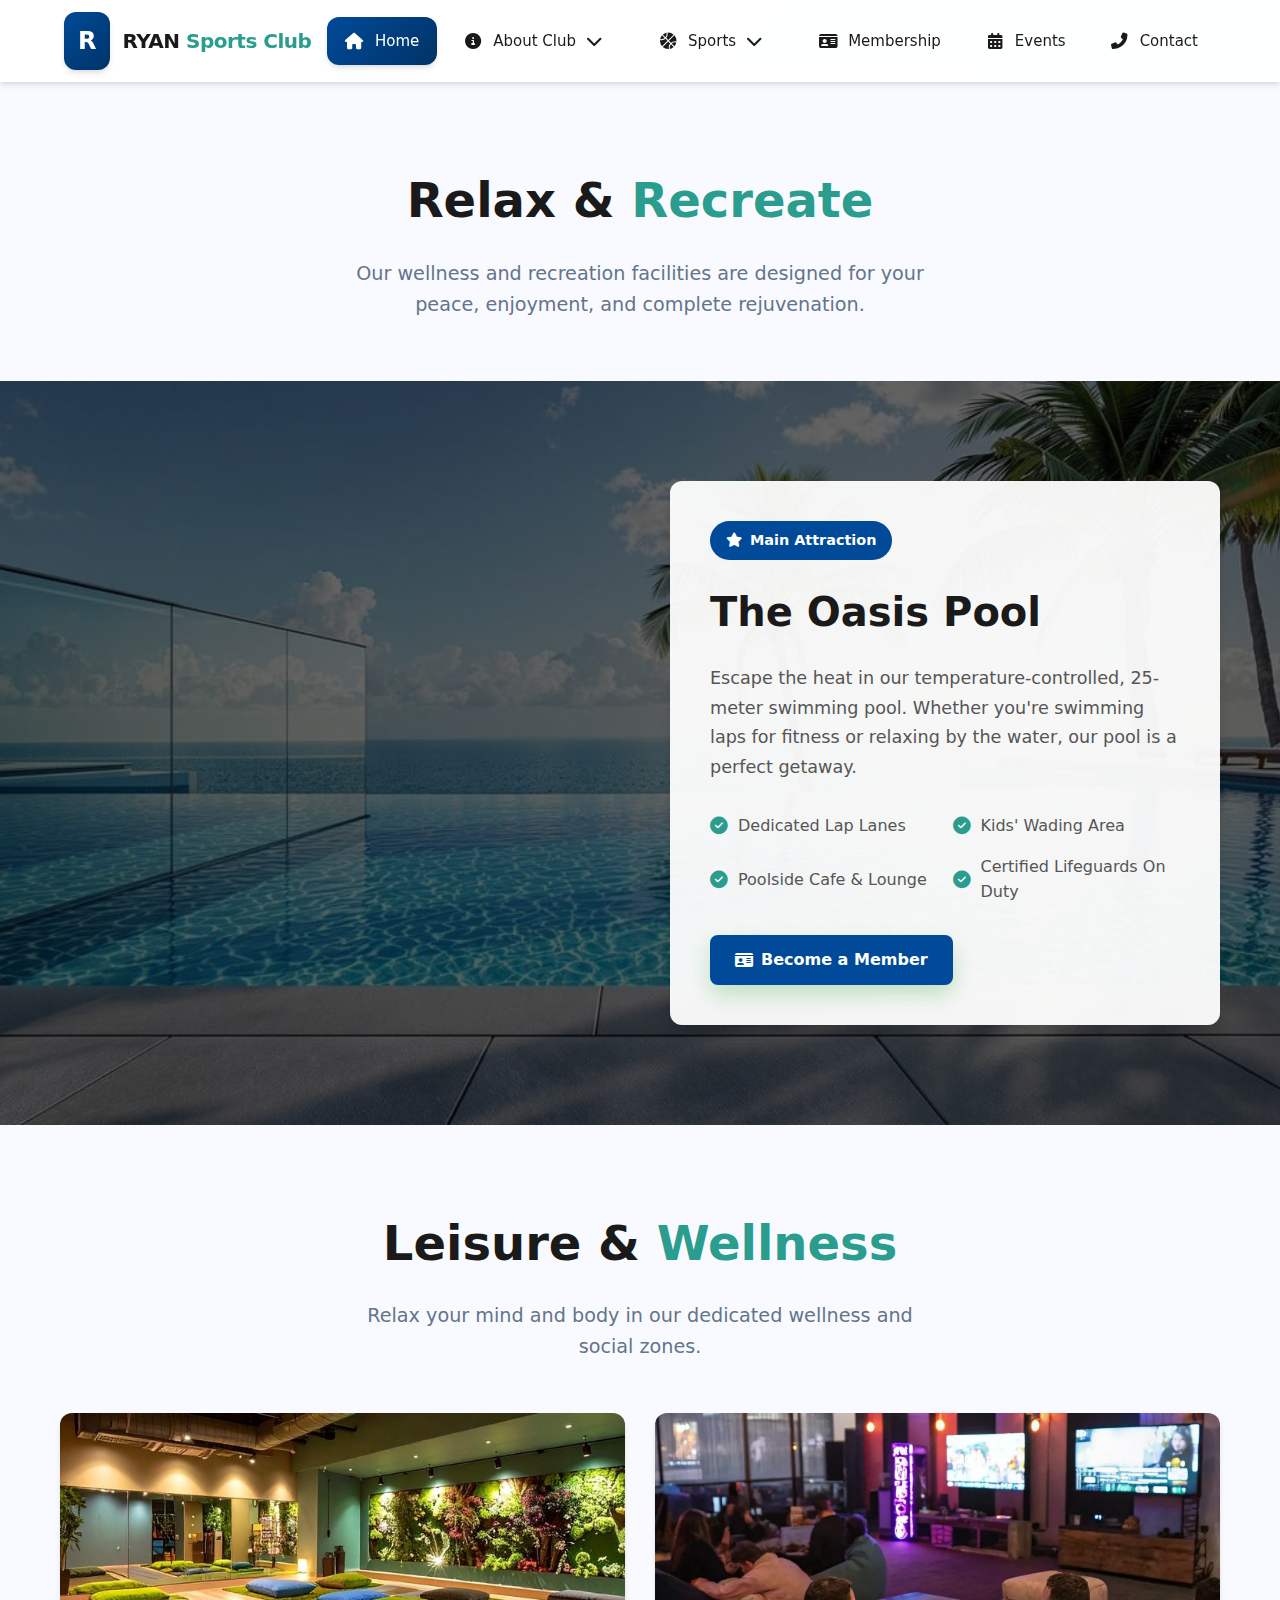
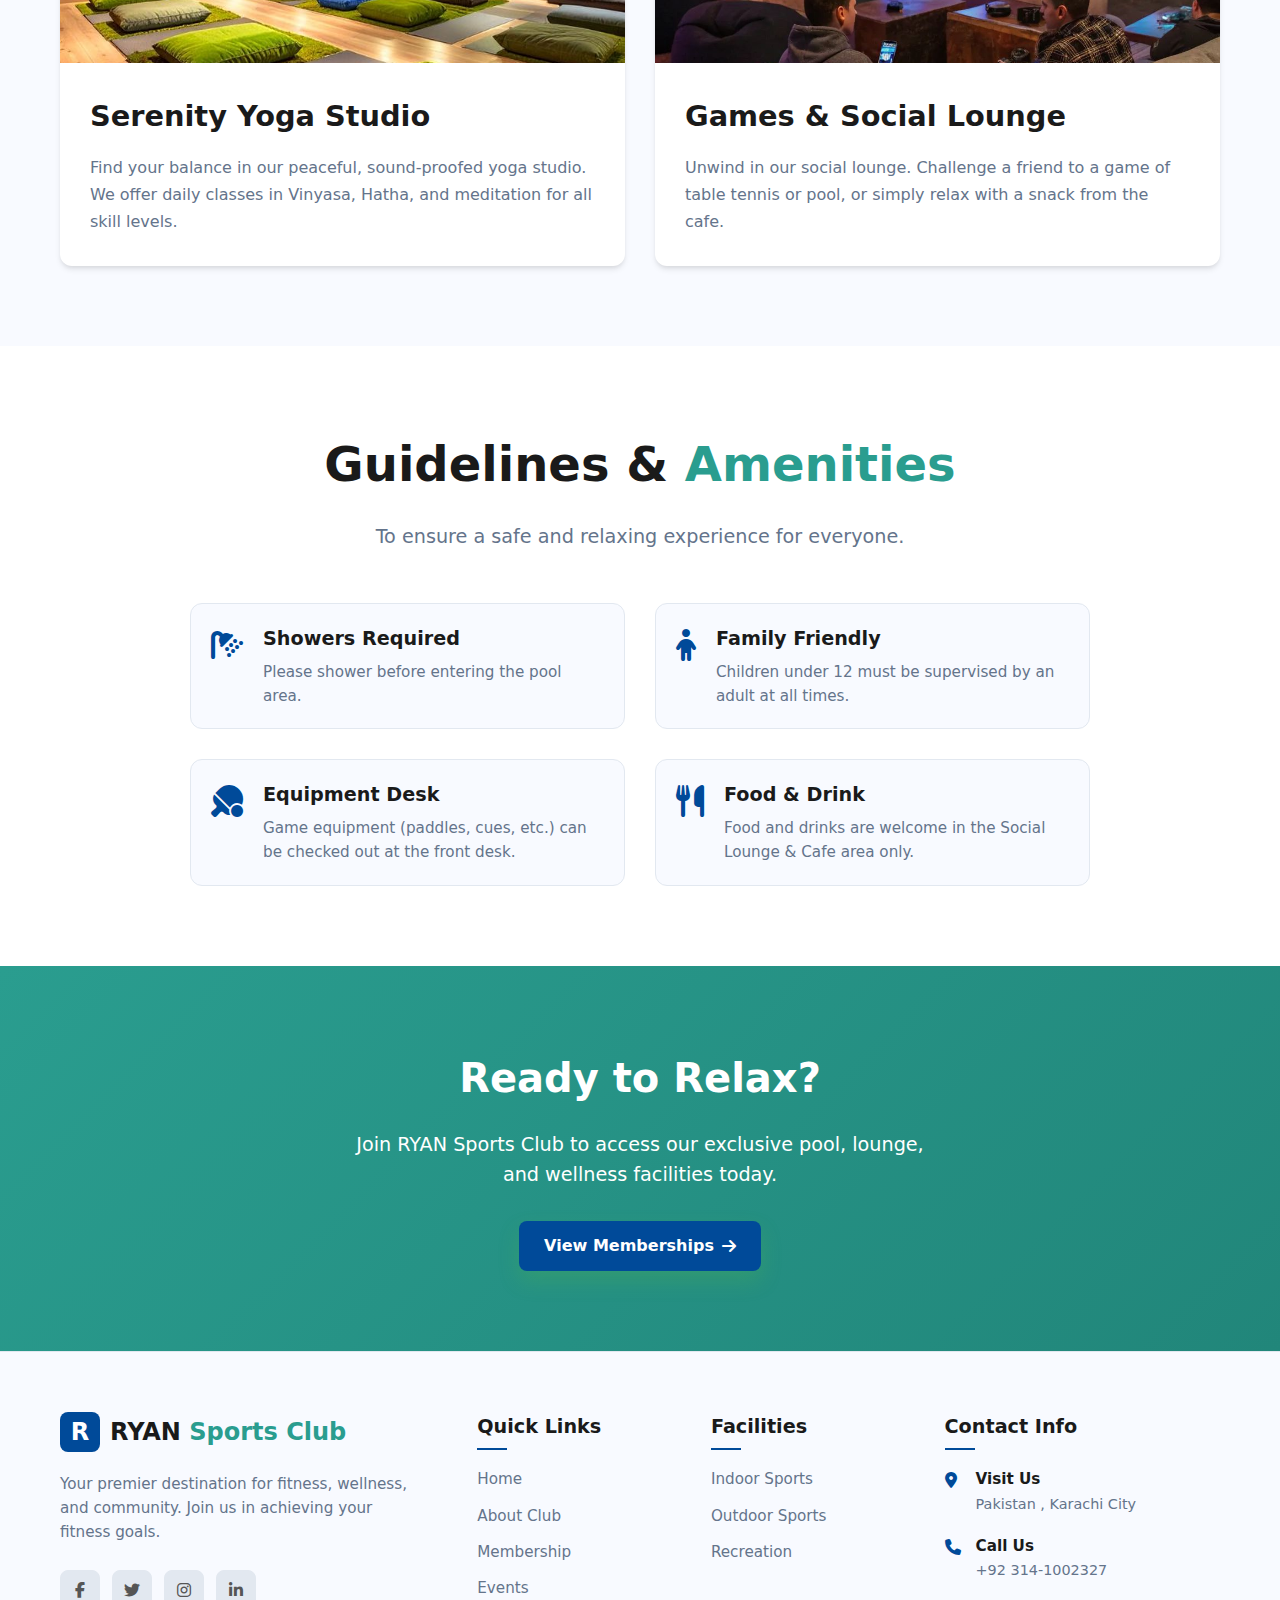
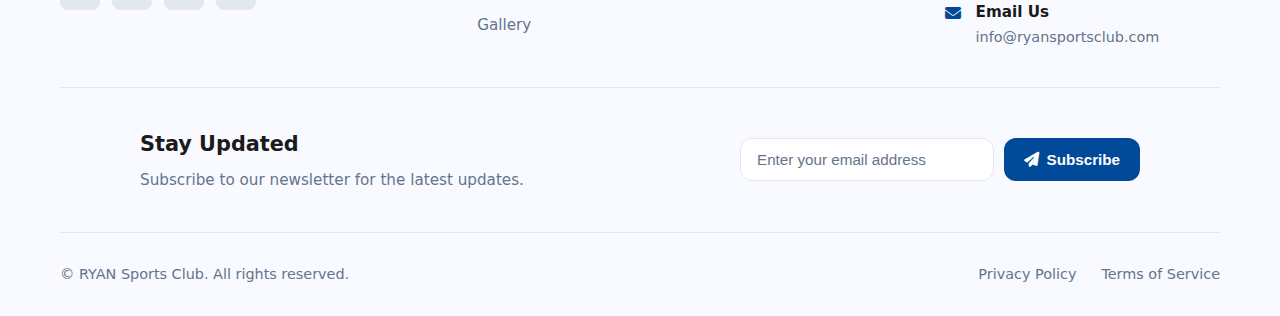
<file: assests/pages/recreation.html>
<!DOCTYPE html>
<html lang="en">
<head>
    <meta charset="UTF-8">
    <meta name="viewport" content="width=device-width, initial-scale=1.0">
    <title>Document</title>
    <link rel="stylesheet" href="../css/style.css">
      <link rel="stylesheet" href="https://cdnjs.cloudflare.com/ajax/libs/font-awesome/6.5.2/css/all.min.css" />
</head>
<body>
    
    <nav class="rsc-nav-container">
  
  <div class="rsc-nav-logo">
    <a href="../index.html">
      <span class="rsc-nav-logo-icon">R</span>
      <span class="rsc-nav-logo-text">RYAN <span class="rsc-nav-logo-text-green">Sports Club</span></span>
    </a>
  </div>

  <div class="rsc-nav-toggle" id="rscNavToggle">
    <i class="fas fa-bars"></i>
  </div>

  <ul class="rsc-nav-links" id="rscNavLinks">
    
    <li class="rsc-nav-item">
      <a href="../index.html" class="rsc-nav-link rsc-nav-active">
        <i class="fas fa-home"></i>
        <span>Home</span>
      </a>
    </li>

    <li class="rsc-nav-item rsc-nav-dropdown-container">
      <a href="#" class="rsc-nav-link rsc-nav-dropdown-toggle">
        <i class="fas fa-info-circle"></i>
        <span>About Club</span>
        <i class="fas fa-chevron-down rsc-nav-chevron"></i>
      </a>
      <ul class="rsc-nav-dropdown-menu">
        <li class="rsc-nav-dropdown-item">
          <a href="athletes.html" class="rsc-nav-dropdown-link"><i class="fas fa-star"></i> Top Athletes</a>
        </li>
        <li class="rsc-nav-dropdown-item">
          <a href="gallery.html" class="rsc-nav-dropdown-link"><i class="fas fa-images"></i> Gallery</a>
        </li>
        <li class="rsc-nav-dropdown-item">
          <a href="feedback.html" class="rsc-nav-dropdown-link"><i class="fas fa-comments"></i> Feedback</a>
        </li>
      </ul>
    </li>

    <li class="rsc-nav-item rsc-nav-dropdown-container">
      <a href="#" class="rsc-nav-link rsc-nav-dropdown-toggle">
        <i class="fas fa-basketball-ball"></i>
        <span>Sports</span>
        <i class="fas fa-chevron-down rsc-nav-chevron"></i>
      </a>
      <ul class="rsc-nav-dropdown-menu">
        <li class="rsc-nav-dropdown-item">
          <a href="indoor.html" class="rsc-nav-dropdown-link"><i class="fas fa-dumbbell"></i> Indoor Sports</a>
        </li>
        <li class="rsc-nav-dropdown-item">
          <a href="outdoor.html" class="rsc-nav-dropdown-link"><i class="fas fa-futbol"></i> Outdoor Sports</a>
        </li>
        <li class="rsc-nav-dropdown-item">
          <a href="recreation.html" class="rsc-nav-dropdown-link"><i class="fas fa-tree"></i> Recreation</a>
        </li>
      </ul>
    </li>

    <li class="rsc-nav-item">
      <a href="membership.html" class="rsc-nav-link">
        <i class="fas fa-id-card"></i>
        <span>Membership</span>
      </a>
    </li>
    
    <li class="rsc-nav-item">
      <a href="events.html" class="rsc-nav-link">
        <i class="fas fa-calendar-alt"></i>
        <span>Events</span>
      </a>
    </li>
    
    <li class="rsc-nav-item">
      <a href="contact.html" class="rsc-nav-link">
        <i class="fas fa-phone-alt"></i>
        <span>Contact</span>
      </a>
    </li>
  </ul>
</nav>


<section class="rsc-rec-page-header">
    <div class="rsc-container">
        <h1 class="rsc-rec-title">Relax & <span class="rsc-rec-text-green">Recreate</span></h1>
        <p class="rsc-rec-subtitle">Our wellness and recreation facilities are designed for your peace, enjoyment, and complete rejuvenation.</p>
    </div>
</section>

<section class="rsc-rec-featured">
    <div class="rsc-rec-featured-bg" style="background-image: url('../images/The\ Oasis\ Pool.jpg');">
    </div>
    <div class="rsc-rec-overlay"></div>
    
    <div class="rsc-container">
        <div class="rsc-rec-featured-content">
            <span class="rsc-rec-badge">
                <i class="fas fa-star"></i> Main Attraction
            </span>
            <h2 class="rsc-rec-spotlight-name">The Oasis Pool</h2>
            <p class="rsc-rec-spotlight-bio">
                Escape the heat in our temperature-controlled, 25-meter swimming pool. Whether you're swimming laps for fitness or relaxing by the water, our pool is a perfect getaway.
            </p>
            <ul class="rsc-rec-features">
                <li class="rsc-rec-feature-item"><i class="fas fa-check-circle"></i> Dedicated Lap Lanes</li>
                <li class="rsc-rec-feature-item"><i class="fas fa-check-circle"></i> Kids' Wading Area</li>
                <li class="rsc-rec-feature-item"><i class="fas fa-check-circle"></i> Poolside Cafe & Lounge</li>
                <li class="rsc-rec-feature-item"><i class="fas fa-check-circle"></i> Certified Lifeguards On Duty</li>
            </ul>
            <div class="rsc-rec-actions">
                <a href="membership.html" class="rsc-btn rsc-btn-primary">
                    <i class="fas fa-id-card"></i> Become a Member
                </a>
            </div>
        </div>
    </div>
</section>

<section class="rsc-rec-grid-section">
    <div class="rsc-container">
        <div class="rsc-rec-section-title">
            <h2 class="rsc-rec-title">Leisure & <span class="rsc-rec-text-green">Wellness</span></h2>
            <p class="rsc-rec-subtitle">Relax your mind and body in our dedicated wellness and social zones.</p>
        </div>

        <div class="rsc-rec-grid">
            <div class="rsc-rec-card">
                <div class="rsc-rec-card-image">
                    <img src="../images/Serenity Yoga Studio.jpg" alt="Yoga Studio">
                </div>
                <div class="rsc-rec-card-content">
                    <h3>Serenity Yoga Studio</h3>
                    <p>Find your balance in our peaceful, sound-proofed yoga studio. We offer daily classes in Vinyasa, Hatha, and meditation for all skill levels.</p>
                </div>
            </div>
            
            <div class="rsc-rec-card">
                <div class="rsc-rec-card-image">
                    <img src="../images/Games & Social Lounge.jpg" alt="Games Room">
                </div>
                <div class="rsc-rec-card-content">
                    <h3>Games & Social Lounge</h3>
                    <p>Unwind in our social lounge. Challenge a friend to a game of table tennis or pool, or simply relax with a snack from the cafe.</p>
                </div>
            </div>
        </div>
    </div>
</section>

<section class="rsc-rec-amenities">
    <div class="rsc-container">
        <div class="rsc-rec-section-title">
            <h2 class="rsc-rec-title">Guidelines & <span class="rsc-rec-text-green">Amenities</span></h2>
            <p class="rsc-rec-subtitle">To ensure a safe and relaxing experience for everyone.</p>
        </div>
        
        <div class="rsc-rec-amenities-list">
            <div class="rsc-rec-amenity">
                <i class="fas fa-shower"></i>
                <div class="rsc-rec-amenity-text">
                    <h4>Showers Required</h4>
                    <p>Please shower before entering the pool area.</p>
                </div>
            </div>
            <div class="rsc-rec-amenity">
                <i class="fas fa-child"></i>
                <div class="rsc-rec-amenity-text">
                    <h4>Family Friendly</h4>
                    <p>Children under 12 must be supervised by an adult at all times.</p>
                </div>
            </div>
            <div class="rsc-rec-amenity">
                <i class="fas fa-table-tennis"></i>
                <div class="rsc-rec-amenity-text">
                    <h4>Equipment Desk</h4>
                    <p>Game equipment (paddles, cues, etc.) can be checked out at the front desk.</p>
                </div>
            </div>
            <div class="rsc-rec-amenity">
                <i class="fas fa-utensils"></i>
                <div class="rsc-rec-amenity-text">
                    <h4>Food & Drink</h4>
                    <p>Food and drinks are welcome in the Social Lounge & Cafe area only.</p>
                </div>
            </div>
        </div>
    </div>
</section>

<section class="rsc-rec-cta">
    <div class="rsc-container">
        <h2 class="rsc-rec-cta-title">Ready to Relax?</h2>
        <p class="rsc-rec-cta-subtitle">
            Join RYAN Sports Club to access our exclusive pool, lounge, and wellness facilities today.
        </p>
        <a href="membership.html" class="rsc-btn rsc-btn-primary">
            View Memberships
            <i class="fas fa-arrow-right"></i>
        </a>
    </div>
</section>


<footer class="rsc-main-footer">
    <div class="rsc-container">
        <div class="rsc-main-footer-main">
            <div class="rsc-main-footer-brand">
                <div class="rsc-main-footer-logo">
                    <span class="rsc-main-footer-logo-icon">R</span>
                    <span class="rsc-main-footer-logo-text">RYAN <span class="rsc-main-footer-logo-text-green">Sports Club</span></span>
                </div>
                <p class="rsc-main-footer-description">
                    Your premier destination for fitness, wellness, and community. Join us in achieving your fitness goals.
                </p>
                <div class="rsc-main-footer-social-links">
                    <a href="#" class="rsc-main-footer-social-link" aria-label="Facebook">
                        <i class="fab fa-facebook-f"></i>
                    </a>
                    <a href="#" class="rsc-main-footer-social-link" aria-label="Twitter">
                        <i class="fab fa-twitter"></i>
                    </a>
                    <a href="#" class="rsc-main-footer-social-link" aria-label="Instagram">
                        <i class="fab fa-instagram"></i>
                    </a>
                    <a href="#" class="rsc-main-footer-social-link" aria-label="LinkedIn">
                        <i class="fab fa-linkedin-in"></i>
                    </a>
                </div>
            </div>

            <div class="rsc-main-footer-links">
                <h4 class="rsc-main-footer-title">Quick Links</h4>
                <ul class="rsc-main-footer-list">
                    <li><a href="../index.html" class="rsc-main-footer-link">Home</a></li>
                    <li><a href="recreation.html" class="rsc-main-footer-link">About Club</a></li>
                    <li><a href="membership.html" class="rsc-main-footer-link">Membership</a></li>
                    <li><a href="events.html" class="rsc-main-footer-link">Events</a></li>
                    <li><a href="gallery.html" class="rsc-main-footer-link">Gallery</a></li>
                </ul>
            </div>

            <div class="rsc-main-footer-links">
                <h4 class="rsc-main-footer-title">Facilities</h4>
                <ul class="rsc-main-footer-list">
                    <li><a href="indoor.html" class="rsc-main-footer-link">Indoor Sports</a></li>
                    <li><a href="outdoor.html" class="rsc-main-footer-link">Outdoor Sports</a></li>
                    <li><a href="recreation.html" class="rsc-main-footer-link">Recreation</a></li>
                    
                </ul>
            </div>

            <div class="rsc-main-footer-contact">
                <h4 class="rsc-main-footer-title">Contact Info</h4>
                <div class="rsc-main-footer-contact-info">
                    <div class="rsc-main-footer-contact-item">
                        <i class="fas fa-map-marker-alt"></i>
                        <div>
                            <strong>Visit Us</strong>
                            <span>Pakistan , Karachi City</span>
                        </div>
                    </div>
                    <div class="rsc-main-footer-contact-item">
                        <i class="fas fa-phone"></i>
                        <div>
                            <strong>Call Us</strong>
                            <span>+92 314-1002327</span>
                        </div>
                    </div>
                    <div class="rsc-main-footer-contact-item">
                        <i class="fas fa-envelope"></i>
                        <div>
                            <strong>Email Us</strong>
                            <span>info@ryansportsclub.com</span>
                        </div>
                    </div>
                </div>
            </div>
        </div>

        <div class="rsc-main-footer-newsletter">
            <div class="rsc-main-footer-newsletter-content">
                <div class="rsc-main-footer-newsletter-text">
                    <h4 class="rsc-main-footer-newsletter-title">Stay Updated</h4>
                    <p class="rsc-main-footer-newsletter-subtitle">Subscribe to our newsletter for the latest updates.</p>
                </div>
                <form class="rsc-main-footer-newsletter-form">
                    <div class="rsc-main-footer-newsletter-input-group">
                        <input type="email" placeholder="Enter your email address" class="rsc-main-footer-newsletter-input" required>
                        <button type="submit" class="rsc-main-footer-btn rsc-main-footer-btn-primary">
                            <i class="fas fa-paper-plane"></i>
                            Subscribe
                        </button>
                    </div>
                </form>
            </div>
        </div>

        <div class="rsc-main-footer-bottom">
            <div class="rsc-main-footer-bottom-content">
                <div class="rsc-main-footer-copyright">
                    <p>&copy; <span id="rscFooterCurrentYear"></span> RYAN Sports Club. All rights reserved.</p>
                </div>
                <div class="rsc-main-footer-legal">
                    <a href="#" class="rsc-main-footer-legal-link">Privacy Policy</a>
                    <a href="#" class="rsc-main-footer-legal-link">Terms of Service</a>
                </div>
            </div>
        </div>
    </div>
</footer>

    <script type="module" src="../js/script.js"></script>
</body>
</html>
</file>
<file: assests/css/style.css>
/* ===== GLOBAL STYLES ===== */
:root {
    --primary: #004a99;
    --primary-dark: #003366;
    --primary-light: #3b82f6;
    --secondary: #2a9d8f;
    --secondary-dark: #21867a;
    --accent: #f59e0b;
    --dark: #1a1a1a;
    --dark-light: #555;
    --light: #f8faff;
    --gray: #64748b;
    --gray-light: #e2e8f0;
    --shadow: 0 4px 6px -1px rgba(0, 0, 0, 0.1), 0 2px 4px -1px rgba(0, 0, 0, 0.06);
    --shadow-lg: 0 10px 15px -3px rgba(0, 0, 0, 0.1), 0 4px 6px -2px rgba(0, 0, 0, 0.05);
    --radius: 12px;
    --transition: all 0.3s ease;
}

* {
    margin: 0;
    padding: 0;
    box-sizing: border-box;
}

body {
    font-family: 'Inter', system-ui, -apple-system, BlinkMacSystemFont, 'Segoe UI', Roboto, Oxygen, Ubuntu, Cantarell, 'Open Sans', 'Helvetica Neue', sans-serif;
    background: linear-gradient(135deg, #f0f9ff 0%, #e0f2fe 100%);
    color: var(--dark);
    line-height: 1.6;
    overflow-x: hidden;
}

/* ===== NAVIGATION ===== */
.rsc-nav-container {
    background-color: rgba(255, 255, 255, 0.95);
    backdrop-filter: blur(10px);
    padding: 12px 5%;
    display: flex;
    justify-content: space-between;
    align-items: center;
    box-shadow: var(--shadow);
    position: sticky;
    top: 0;
    z-index: 1000;
    transition: var(--transition);
}

.rsc-nav-logo a {
    display: flex;
    align-items: center;
    text-decoration: none;
    transition: var(--transition);
}

.rsc-nav-logo-icon {
    background: linear-gradient(135deg, var(--primary) 0%, var(--primary-dark) 100%);
    color: white;
    font-weight: 800;
    font-size: 24px;
    padding: 10px 14px;
    border-radius: var(--radius);
    margin-right: 12px;
    box-shadow: var(--shadow);
}

.rsc-nav-logo-text {
    font-size: 20px;
    font-weight: 800;
    color: var(--dark);
    letter-spacing: -0.5px;
}

.rsc-nav-logo-text-green {
    color: var(--secondary);
    font-weight: 700;
}

.rsc-nav-links {
    display: flex;
    list-style: none;
    align-items: center;
    gap: 8px;
}

.rsc-nav-item {
    position: relative;
}

.rsc-nav-link {
    display: flex;
    align-items: center;
    padding: 12px 18px;
    text-decoration: none;
    color: var(--dark);
    font-size: 15px;
    font-weight: 500;
    border-radius: var(--radius);
    transition: var(--transition);
    white-space: nowrap;
}

.rsc-nav-link i {
    margin-right: 10px;
    font-size: 1.1em;
    width: 20px;
    text-align: center;
}

.rsc-nav-link:hover {
    background-color: rgba(37, 99, 235, 0.08);
    color: var(--primary);
    transform: translateY(-2px);
}

.rsc-nav-link.rsc-nav-active {
    background: linear-gradient(135deg, var(--primary) 0%, var(--primary-dark) 100%);
    color: white;
    box-shadow: var(--shadow);
}

/* Dropdown Styles */
.rsc-nav-chevron {
    font-size: 0.7em;
    margin-left: 8px;
    transition: transform 0.3s ease;
}

.rsc-nav-dropdown-menu {
    display: none;
    position: absolute;
    top: 100%;
    left: 0;
    background-color: white;
    border-radius: var(--radius);
    box-shadow: var(--shadow-lg);
    min-width: 240px;
    list-style: none;
    padding: 8px 0;
    margin-top: 8px;
    opacity: 0;
    transform: translateY(10px);
    transition: opacity 0.3s ease, transform 0.3s ease;
    z-index: 100;
}

.rsc-nav-dropdown-link {
    display: flex;
    align-items: center;
    padding: 12px 20px;
    text-decoration: none;
    color: var(--dark);
    font-size: 15px;
    transition: var(--transition);
}

.rsc-nav-dropdown-link i {
    margin-right: 12px;
    color: var(--gray);
}

.rsc-nav-dropdown-link:hover {
    background-color: rgba(37, 99, 235, 0.08);
    color: var(--primary);
    padding-left: 24px;
}

.rsc-nav-dropdown-container.rsc-nav-dropdown-open > .rsc-nav-dropdown-menu {
    display: block;
    opacity: 1;
    transform: translateY(0);
}

.rsc-nav-dropdown-container.rsc-nav-dropdown-open > .rsc-nav-dropdown-toggle .rsc-nav-chevron {
    transform: rotate(180deg);
}

/* Mobile Toggle */
.rsc-nav-toggle {
    display: none;
    font-size: 24px;
    color: var(--primary);
    cursor: pointer;
    padding: 8px;
    border-radius: 8px;
    transition: var(--transition);
}

.rsc-nav-toggle:hover {
    background-color: rgba(37, 99, 235, 0.1);
}

/* ===== ENHANCED HERO SECTION ===== */
.hero-section {
    display: flex;
    flex-wrap: wrap;
    align-items: center;
    justify-content: space-between;
    min-height: 100vh;
    padding: 2rem 5%;
    gap: 3rem;
    position: relative;
    overflow: hidden;
}

.hero-content {
    flex: 1;
    min-width: 300px;
    max-width: 600px;
    z-index: 2;
}

/* Hero Badge */
.hero-badge {
    display: inline-block;
    background: linear-gradient(135deg, var(--accent) 0%, #fbbf24 100%);
    color: white;
    padding: 8px 16px;
    border-radius: 50px;
    font-size: 0.875rem;
    font-weight: 600;
    margin-bottom: 2rem;
    animation: bounceIn 1s ease-out;
    box-shadow: var(--shadow);
}

/* Hero Title */
.hero-content h1 {
    font-size: 2.5rem;
    font-weight: 800;
    line-height: 1.1;
    margin-bottom: 1.5rem;
    display: flex;
    flex-direction: column;
}

.hero-title-line {
    background: linear-gradient(135deg, var(--dark) 0%, var(--primary) 100%);
    -webkit-background-clip: text;
    -webkit-text-fill-color: transparent;
    background-clip: text;
    animation: slideInUp 0.8s ease-out 0.2s both;
}

.hero-title-accent {
    background: linear-gradient(135deg, var(--primary) 0%, var(--secondary) 100%);
    -webkit-background-clip: text;
    -webkit-text-fill-color: transparent;
    background-clip: text;
    animation: slideInUp 0.8s ease-out 0.4s both;
}

/* Hero Description */
.hero-description {
    font-size: 1rem;
    line-height: 1.7;
    color: var(--dark-light);
    margin-bottom: 2.5rem;
    max-width: 90%;
    animation: slideInUp 0.8s ease-out 0.6s both;
}

/* Hero Stats */
.hero-stats {
    display: flex;
    gap: 2rem;
    margin-bottom: 2.5rem;
    animation: slideInUp 0.8s ease-out 0.8s both;
}

.stat-item {
    text-align: center;
}

.stat-number {
    font-size: 2rem;
    font-weight: 800;
    color: var(--primary);
    margin-bottom: 0.5rem;
}

.stat-label {
    font-size: 0.875rem;
    color: var(--gray);
    font-weight: 500;
}

/* Buttons */
.button-group {
    display: flex;
    gap: 1.25rem;
    flex-wrap: wrap;
    animation: slideInUp 0.8s ease-out 1s both;
}

.btn {
    padding: 0.875rem 2rem;
    font-size: 1rem;
    font-weight: 600;
    border: none;
    border-radius: var(--radius);
    cursor: pointer;
    transition: var(--transition);
    display: flex;
    align-items: center;
    gap: 8px;
    box-shadow: var(--shadow);
}

.btn-primary {
    background: linear-gradient(135deg, var(--primary) 0%, var(--primary-dark) 100%);
    color: white;
}

.btn-primary:hover {
    transform: translateY(-3px);
    box-shadow: var(--shadow-lg);
}

.btn-secondary {
    background-color: white;
    color: var(--primary);
    border: 2px solid var(--gray-light);
}

.btn-secondary:hover {
    background-color: rgba(37, 99, 235, 0.05);
    border-color: var(--primary);
    transform: translateY(-3px);
}

/* Hero Visual Area */
.hero-visual {
    flex: 1;
    min-width: 300px;
    max-width: 600px;
    height: 60vh;
    min-height: 400px;
    position: relative;
}

#canvas-container {
    width: 100%;
    height: 100%;
    border-radius: var(--radius);
    /* background: linear-gradient(135deg, rgba(255,255,255,0.7) 0%, rgba(240,249,255,0.5) 100%); */
    /* box-shadow: var(--shadow-lg); */
    backdrop-filter: blur(10px);
    display: flex;
    align-items: center;
    justify-content: center;
    position: relative;
    overflow: hidden;
}

/* Floating Elements */
.floating-elements {
    position: absolute;
    top: 0;
    left: 0;
    width: 100%;
    height: 100%;
    pointer-events: none;
}

.floating-element {
    position: absolute;
    width: 60px;
    height: 60px;
    background: white;
    border-radius: 50%;
    display: flex;
    align-items: center;
    justify-content: center;
    box-shadow: var(--shadow-lg);
    animation: float 6s ease-in-out infinite;
    font-size: 1.5rem;
    color: var(--primary);
}

.floating-element:nth-child(1) { top: 10%; left: 10%; animation-delay: 0s; }
.floating-element:nth-child(2) { top: 20%; right: 15%; animation-delay: 1.5s; }
.floating-element:nth-child(3) { bottom: 30%; left: 15%; animation-delay: 3s; }
.floating-element:nth-child(4) { bottom: 15%; right: 10%; animation-delay: 4.5s; }

/* Animations */
@keyframes slideInUp {
    from {
        opacity: 0;
        transform: translateY(30px);
    }
    to {
        opacity: 1;
        transform: translateY(0);
    }
}

@keyframes bounceIn {
    0% {
        opacity: 0;
        transform: scale(0.3);
    }
    50% {
        opacity: 1;
        transform: scale(1.05);
    }
    70% {
        transform: scale(0.9);
    }
    100% {
        opacity: 1;
        transform: scale(1);
    }
}

@keyframes float {
    0%, 100% {
        transform: translateY(0) rotate(0deg);
    }
    50% {
        transform: translateY(-20px) rotate(10deg);
    }
}

/* Particle Background */
.particle-background {
    position: absolute;
    top: 0;
    left: 0;
    width: 100%;
    height: 100%;
    z-index: 1;
    pointer-events: none;
}

/* ===== RESPONSIVE STYLES ===== */
@media (max-width: 1024px) {
    .rsc-nav-toggle {
        display: block;
    }
    
    .rsc-nav-links {
        display: none;
        flex-direction: column;
        position: absolute;
        top: 100%;
        left: 0;
        width: 100%;
        background-color: white;
        box-shadow: var(--shadow-lg);
        padding: 1rem 0;
        gap: 0;
    }
    
    .rsc-nav-links.rsc-nav-links-open {
        display: flex;
    }
    
    .rsc-nav-item {
        width: 100%;
    }
    
    .rsc-nav-link {
        padding: 15px 30px;
        width: 100%;
        border-radius: 0;
        justify-content: flex-start;
    }
    
    .rsc-nav-dropdown-menu {
        position: static;
        box-shadow: none;
        border-radius: 0;
        min-width: 100%;
        margin-top: 0;
        padding: 0 0 0 50px;
        opacity: 1;
        transform: none;
        transition: none;
        background-color: #f8fafc;
    }
    
    .hero-content h1 {
        font-size: 2.75rem;
    }
    
    .hero-stats {
        gap: 1.5rem;
    }
    
    .stat-number {
        font-size: 2rem;
    }
}

@media (max-width: 768px) {
    .hero-section {
        flex-direction: column;
        text-align: center;
        padding-top: 2rem;
        min-height: auto;
        padding-bottom: 4rem;
    }
    
    .hero-content h1 {
        font-size: 2.25rem;
    }
    
    .hero-description {
        max-width: 100%;
        font-size: 1.125rem;
    }
    
    .hero-stats {
        justify-content: center;
        gap: 1rem;
    }
    
    .stat-item {
        flex: 1;
        min-width: 100px;
    }
    
    .button-group {
        justify-content: center;
    }
    
    .hero-visual {
        height: 40vh;
        width: 100%;
        max-width: 400px;
    }
    
    .floating-element {
        width: 50px;
        height: 50px;
        font-size: 1.25rem;
    }
}



/*  */
/* =================================== */
/* OUR MISSION SECTION
/* =================================== */

/* --- Utility Classes (Aapke paas pehle se ho sakti hain) --- */

/* =================================== */
/* OUR MISSION V2 (MODERN)
/* =================================== */

/* --- Utility Classes (Aapke paas pehle se hongi) --- */

/* Agar aapke paas yeh classes pehle se hain, toh add na karein */
.rsc-container {
  max-width: 1200px;
  width: 100%;
  margin: 0 auto;
  padding: 0 20px;
}

.rsc-text-green {
  color: #4CAF50; /* Aapka main green color */
}

.rsc-btn {
  display: inline-flex;
  align-items: center;
  gap: 10px;
  padding: 15px 30px;
  border-radius: 50px;
  text-decoration: none;
  font-weight: 600;
  font-size: 1.1rem;
  transition: all 0.4s ease;
  box-shadow: 0 10px 20px rgba(76, 175, 80, 0.3);
}

.rsc-btn-primary {
  background: linear-gradient(135deg, #4CAF50, #66BB6A);
  color: #ffffff;
}

.rsc-btn-primary:hover {
  transform: translateY(-5px);
  box-shadow: 0 15px 25px rgba(76, 175, 80, 0.4);
  gap: 15px;
}

/* --- Mission Section Specific Styles --- */

.rsc-mission-v2 {
  padding: 80px 0;
  background-color: #f9f9f9; /* Light background */
  position: relative;
  overflow: hidden; /* Particles ko section ke andar rakhega */
}

.rsc-mission-header {
  text-align: center;
  margin-bottom: 60px;
}

.rsc-section-title {
  font-size: 2.5rem;
  font-weight: 800;
  margin-bottom: 25px; /* Thori space title aur line ke liye */
  text-transform: uppercase;
  letter-spacing: 2px;
  position: relative;
  display: inline-block;
  color: #333;
}

.rsc-section-title:after {
  content: '';
  position: absolute;
  bottom: -10px;
  left: 50%;
  transform: translateX(-50%);
  width: 120px;
  height: 4px;
  background: #4CAF50; /* Green underline */
  border-radius: 2px;
}

.rsc-mission-subtitle {
  font-size: 1.2rem;
  color: #555;
  opacity: 0.9;
  max-width: 600px;
  margin: 0 auto;
}

.rsc-mission-content {
  display: grid;
  grid-template-columns: 1fr 1fr;
  gap: 50px;
  align-items: center;
}

/* Left Side: Text */
.rsc-mission-text {
  background: #ffffff; /* Solid white card */
  border-radius: 20px;
  padding: 40px;
  box-shadow: 0 15px 35px rgba(0, 0, 0, 0.08);
  border: 1px solid #eee;
  transition: transform 0.5s ease;
}

.rsc-mission-text:hover {
  transform: translateY(-10px);
}

.rsc-mission-text h3 {
  font-size: 2.2rem;
  margin-bottom: 20px;
  color: #333; /* Dark text */
}

.rsc-mission-text p {
  font-size: 1.1rem;
  line-height: 1.7;
  margin-bottom: 30px;
  color: #555; /* Darker gray text */
}

.rsc-mission-features {
  display: flex;
  flex-wrap: wrap;
  gap: 15px;
  margin-bottom: 30px;
}

.rsc-feature {
  background: #f0f0f0; /* Light gray background */
  color: #333;
  padding: 10px 20px;
  border-radius: 50px;
  font-size: 0.9rem;
  display: flex;
  align-items: center;
  gap: 8px;
  transition: all 0.3s ease;
}

.rsc-feature:hover {
  background: #e0e0e0;
  transform: scale(1.05);
}

.rsc-feature i {
  color: #4CAF50; /* Green icon */
}

/* Right Side: Visual */
.rsc-mission-visual {
  position: relative;
  height: 500px;
  display: flex;
  align-items: center;
  justify-content: center;
}

.rsc-floating-card {
  position: absolute;
  background: #ffffff; /* Solid white card */
  border-radius: 15px;
  padding: 25px;
  box-shadow: 0 10px 25px rgba(0, 0, 0, 0.1);
  border: 1px solid #eee;
  transition: all 0.5s ease;
  width: 280px;
  text-align: center;
}

.rsc-floating-card i {
  font-size: 2.5rem;
  margin-bottom: 15px;
  color: #4CAF50; /* Green icon */
}

.rsc-floating-card h3 {
  font-size: 1.3rem;
  margin-bottom: 10px;
  color: #333;
}

.rsc-floating-card p {
  font-size: 0.9rem;
  color: #555;
  opacity: 0.8;
}

.rsc-card-1 { top: 10%; left: 10%; transform: rotate(-5deg); }
.rsc-card-2 { top: 30%; right: 5%; transform: rotate(3deg); }
.rsc-card-3 { bottom: 20%; left: 5%; transform: rotate(-3deg); }
.rsc-card-4 { bottom: 10%; right: 15%; transform: rotate(5deg); }

.rsc-floating-card:hover {
  transform: translateY(-10px) rotate(0deg) !important;
  box-shadow: 0 15px 30px rgba(0, 0, 0, 0.15);
}

/* Background Particles */
.rsc-particles {
  position: absolute;
  top: 0;
  left: 0;
  width: 100%;
  height: 100%;
  pointer-events: none;
  z-index: 0;
}

.rsc-particle {
  position: absolute;
  background: rgba(76, 175, 80, 0.15); /* Light green particles */
  border-radius: 50%;
  animation: rsc-float 15s infinite linear;
}

@keyframes rsc-float {
  0% { transform: translateY(0) rotate(0deg); opacity: 0; }
  10% { opacity: 1; }
  90% { opacity: 1; }
  100% { transform: translateY(-100vh) rotate(360deg); opacity: 0; }
}

/* --- Responsive Design --- */
@media (max-width: 992px) {
  .rsc-mission-content {
    grid-template-columns: 1fr;
    gap: 40px;
  }
  .rsc-mission-visual {
    height: 400px;
  }
  .rsc-section-title {
    font-size: 2.8rem;
  }
}

@media (max-width: 768px) {
  .rsc-section-title {
    font-size: 2.2rem;
  }
  .rsc-mission-text h3 {
    font-size: 1.8rem;
  }
  .rsc-floating-card {
    width: 220px;
    padding: 20px;
  }
}

@media (max-width: 576px) {
  .rsc-section-title {
    font-size: 1.8rem;
  }
  .rsc-mission-text {
    padding: 25px;
  }
  .rsc-mission-visual {
    height: 300px;
  }
  .rsc-floating-card {
    width: 180px;
    padding: 15px;
  }
  .rsc-floating-card i {
    font-size: 2rem;
  }
}


/* =================================== */
/* EXPLORE OUR FACILITIES SECTION
/* =================================== */

.rsc-facilities {
  padding: 80px 0;
  background-color: #ffffff; /* White background */
  position: relative;
  overflow: hidden;
}

.rsc-facility-header {
  text-align: center;
  margin-bottom: 50px;
}

/* Using existing .rsc-section-title class */

.rsc-facility-subtitle {
  font-size: 1.2rem;
  color: #555;
  opacity: 0.9;
  max-width: 600px;
  margin: 0 auto;
}

/* Tab Buttons */
.rsc-facility-tabs {
  display: flex;
  justify-content: center;
  flex-wrap: wrap;
  gap: 15px;
  margin-bottom: 40px;
}

.rsc-tab-btn {
  padding: 12px 20px;
  font-size: 1.1rem;
  font-weight: 600;
  color: #333;
  background-color: #f0f0f0;
  border: 2px solid #f0f0f0;
  border-radius: 50px;
  cursor: pointer;
  transition: all 0.3s ease;
  display: inline-flex;
  align-items: center;
  gap: 8px;
}

.rsc-tab-btn:hover {
  background-color: #e0e0e0;
  border-color: #e0e0e0;
}

.rsc-tab-btn.rsc-tab-active {
  background-color: #4CAF50; /* Green active state */
  color: #ffffff;
  border-color: #4CAF50;
  box-shadow: 0 5px 15px rgba(76, 175, 80, 0.3);
  transform: translateY(-2px);
}

.rsc-tab-btn.rsc-tab-active i {
  color: #ffffff;
}

.rsc-tab-btn i {
  color: #4CAF50; /* Green icon */
  transition: color 0.3s ease;
}

/* Tab Content Panes */
.rsc-facility-content {
  position: relative;
  max-width: 1000px; /* Content ko thora chhota rakhein */
  margin: 0 auto;
}

.rsc-tab-pane {
  display: none; /* Sabko hide karein */
  animation: rsc-fadeIn 0.6s ease;
}

.rsc-tab-pane.rsc-pane-active {
  display: block; /* Sirf active wale ko show karein */
}

@keyframes rsc-fadeIn {
  from { opacity: 0; transform: translateY(10px); }
  to { opacity: 1; transform: translateY(0); }
}

.rsc-pane-grid {
  display: grid;
  grid-template-columns: 1fr 1fr;
  gap: 40px;
  align-items: center;
}

.rsc-pane-image img {
  width: 100%;
  height: 350px; /* <-- YEH FIX HAI */
  object-fit: cover; /* Yeh image ko stretch kiye bina 350px mein fit karega */
  border-radius: 10px;
  box-shadow: 0 10px 30px rgba(0, 0, 0, 0.1);
}

.rsc-pane-text h3 {
  font-size: 2.2rem;
  font-weight: 700;
  color: #333;
  margin-bottom: 15px;
}

.rsc-pane-text p {
  font-size: 1.1rem;
  line-height: 1.7;
  color: #555;
  margin-bottom: 30px;
}

/* --- Responsive Design --- */
@media (max-width: 768px) {
  .rsc-pane-grid {
    grid-template-columns: 1fr; /* Stack columns on mobile */
  }
  
  .rsc-pane-image {
    margin-bottom: 20px; /* Image aur text ke beech space */
  }

  .rsc-pane-text {
    text-align: center;
  }
  
  .rsc-btn {
    width: 100%; /* Button ko full width karein */
    justify-content: center;
  }
}

@media (max-width: 480px) {
  .rsc-tab-btn {
    width: 100%; /* Tab buttons ko full width karein */
    justify-content: center;
  }
}


/* =================================== */
/* WHY CHOOSE US SECTION
/* =================================== */

.rsc-why-us {
  padding: 80px 0;
  background-color: #f9f9f9; /* Light gray background */
  position: relative;
}

.rsc-why-header {
  text-align: center;
  margin-bottom: 50px;
}

/* We can re-use the .rsc-section-title from other sections */

.rsc-why-subtitle {
  font-size: 1.2rem;
  color: #555;
  opacity: 0.9;
  max-width: 600px;
  margin: 0 auto;
}

/* Features Grid */
.rsc-why-grid {
  display: grid;
  /* Yeh grid automatically responsive hai:
    - Desktop par 3 columns
    - Tablet par 2 columns
    - Mobile par 1 column
  */
  grid-template-columns: repeat(auto-fit, minmax(280px, 1fr));
  gap: 30px;
}

/* Feature Card */
.rsc-why-card {
  background: #ffffff;
  padding: 40px 30px;
  border-radius: 10px;
  text-align: center;
  box-shadow: 0 10px 30px rgba(0, 0, 0, 0.07);
  border: 1px solid #eee;
  transition: all 0.3s ease;
}

.rsc-why-card:hover {
  transform: translateY(-10px);
  box-shadow: 0 15px 35px rgba(0, 0, 0, 0.1);
}

/* Icon Styling */
.rsc-why-icon {
  height: 80px;
  width: 80px;
  background-color: #4CAF50; /* Green theme color */
  color: #ffffff;
  border-radius: 50%;
  font-size: 2.5rem;
  margin: 0 auto 25px auto; /* Center karega */
  
  /* Icon ko circle ke beech mein laane ke liye */
  display: inline-flex;
  align-items: center;
  justify-content: center;
}

.rsc-why-card h3 {
  font-size: 1.5rem;
  font-weight: 600;
  color: #333;
  margin-bottom: 15px;
}

.rsc-why-card p {
  font-size: 1rem;
  line-height: 1.7;
  color: #555;
}



/* =================================== */
/* HERO CAROUSEL SECTION
/* =================================== */

.rsc-hero-carousel {
    position: relative;
    height: 90vh; /* 90% screen height */
    width: 100%;
    overflow: hidden;
    background-color: #333; /* Fallback agar image load na ho */
}

.rsc-hero-slide {
    position: absolute;
    top: 0;
    left: 0;
    width: 100%;
    height: 100%;
    background-size: cover;
    background-position: center;
    opacity: 0;
    transition: opacity 1.5s ease-in-out;
    /* Zoom effect */
    transform: scale(1.15); 
}

.rsc-hero-slide.rsc-slide-active {
    opacity: 1;
    transform: scale(1); /* Active slide par zoom in animation */
    /* 6s JS ke interval se match karta hai */
    transition: opacity 1.5s ease-in-out, transform 6s linear; 
}

.rsc-hero-overlay {
    position: absolute;
    top: 0;
    left: 0;
    width: 100%;
    height: 100%;
    background: rgba(0, 0, 0, 0.5); /* Halki dark overlay */
    z-index: 1;
}

.rsc-hero-content {
    position: relative;
    z-index: 2;
    color: #ffffff;
    text-align: center;
    height: 100%;
    display: flex;
    flex-direction: column;
    justify-content: center;
    align-items: center;
    padding: 0 20px;
}

.rsc-hero-title {
    font-size: 3rem;
    font-weight: 800;
    text-transform: uppercase;
    letter-spacing: 2px;
    margin-bottom: 20px;
    opacity: 0;
    transform: translateY(20px);
    animation: rsc-fadeInUp 1s ease 0.5s forwards;
}

.rsc-hero-subtitle {
    font-size: 1rem;
    max-width: 600px;
    margin-bottom: 30px;
    opacity: 0;
    transform: translateY(20px);
    animation: rsc-fadeInUp 1s ease 1s forwards;
}

/* Yeh button ko bhi animate karega */
.rsc-hero-btn {
    opacity: 0;
    transform: translateY(20px);
    animation: rsc-fadeInUp 1s ease 1.5s forwards;
}

/* Text animation */
@keyframes rsc-fadeInUp {
    to {
        opacity: 1;
        transform: translateY(0);
    }
}

/* Progress Bars */
.rsc-hero-progress-container {
    position: absolute;
    bottom: 30px;
    left: 50%;
    transform: translateX(-50%);
    z-index: 3;
    display: flex;
    gap: 10px;
}

.rsc-hero-progress {
    width: 100px; /* Har bar ki width */
    height: 4px;
    background-color: rgba(255, 255, 255, 0.3);
    border-radius: 2px;
    overflow: hidden;
}

.rsc-hero-progress-inner {
    width: 0%;
    height: 100%;
    background-color: #4CAF50; /* Green theme color */
}

/* Yeh class JS se add hogi */
.rsc-progress-active .rsc-hero-progress-inner {
    width: 100%;
    /* Yeh animation JS ke interval se match karna chahiye */
    transition: width 6s linear; 
}

/* --- Responsive (Mobile View) --- */
@media (max-width: 768px) {
    .rsc-hero-title {
        font-size: 2.5rem;
    }
    .rsc-hero-subtitle {
        font-size: 1.1rem;
    }
    .rsc-hero-progress {
        width: 60px; /* Mobile par bars chhotay karein */
    }
}

/* =================================== */
/* SAFETY & SECURITY SECTION
/* =================================== */

.rsc-safety {
  padding: 80px 0;
  background-color: #ffffff; /* White background */
  position: relative;
}

.rsc-safety-header {
  text-align: center;
  margin-bottom: 50px;
}

/* Re-using .rsc-section-title */

.rsc-safety-subtitle {
  font-size: 1.2rem;
  color: #555;
  opacity: 0.9;
  max-width: 700px; /* Thora zyada text ke liye */
  margin: 0 auto;
}

/* Policy List */
.rsc-policy-list {
  max-width: 900px; /* List ko center mein rakhein */
  margin: 0 auto;
  
  /* Har item ke beech space */
  display: flex;
  flex-direction: column;
  gap: 30px; 
}

.rsc-policy-item {
  display: flex;
  align-items: flex-start; /* Icon aur text ko top se align karein */
  gap: 25px;
  background: #f9f9f9; /* Har item ke liye halka background */
  padding: 25px;
  border-radius: 10px;
  border: 1px solid #eee;
  transition: all 0.3s ease;
}

.rsc-policy-item:hover {
  transform: translateY(-5px);
  box-shadow: 0 10px 20px rgba(0,0,0,0.05);
}

.rsc-policy-icon {
  flex-shrink: 0; /* Icon ko shrink na hone dein */
  height: 60px;
  width: 60px;
  background-color: #4CAF50; /* Green theme color */
  color: #ffffff;
  border-radius: 50%;
  font-size: 1.8rem;
  
  /* Icon ko circle ke beech mein laane ke liye */
  display: inline-flex;
  align-items: center;
  justify-content: center;
}

.rsc-policy-text h3 {
  font-size: 1.5rem;
  font-weight: 600;
  color: #333;
  margin-bottom: 10px;
}

.rsc-policy-text p {
  font-size: 1rem;
  line-height: 1.7;
  color: #555;
}

/* --- Responsive (Mobile View) --- */
@media (max-width: 576px) {
  .rsc-policy-item {
    flex-direction: column; /* Icon ko text ke upar le aayein */
    align-items: center;
    text-align: center;
  }
}



/* =================================== */
/* TESTIMONIALS SECTION
/* =================================== */

.rsc-testimonials {
  padding: 80px 0;
  background-color: #ffffff; /* White background */
}

.rsc-testimonials-header {
  text-align: center;
  margin-bottom: 50px;
}

.rsc-testimonials-subtitle {
  font-size: 1.2rem;
  color: #555;
  opacity: 0.9;
  max-width: 600px;
  margin: 0 auto;
}

.rsc-testimonial-slider {
  max-width: 800px; /* Slider ki width */
  margin: 0 auto;
  position: relative;
  overflow: hidden; /* Important for animation */
  padding: 40px; /* Content ke liye padding */
  background: #f9f9f9;
  border-radius: 10px;
  box-shadow: 0 10px 30px rgba(0, 0, 0, 0.08);
}

.rsc-testimonial-track {
  position: relative; /* Items ko absolute position karne ke liye */
  height: 250px; /* Track ki fixed height */
}

.rsc-testimonial-item {
  position: absolute;
  top: 0;
  left: 0;
  width: 100%;
  opacity: 0;
  visibility: hidden;
  transition: opacity 0.7s ease-in-out, transform 0.7s ease-in-out;
  transform: translateX(100%); /* Right se aane ke liye */
}

.rsc-testimonial-item.rsc-testi-active {
  opacity: 1;
  visibility: visible;
  transform: translateX(0); /* Center mein laane ke liye */
}

.rsc-testimonial-item.rsc-testi-leaving {
  opacity: 0;
  visibility: hidden;
  transform: translateX(-100%); /* Left se nikalne ke liye */
}

.rsc-testimonial-content {
  text-align: center;
  padding: 0 20px;
}

.rsc-quote-icon {
  font-size: 3rem;
  color: #4CAF50; /* Green accent */
  margin-bottom: 20px;
}

.rsc-testimonial-content p {
  font-size: 1.15rem;
  line-height: 1.8;
  color: #333;
  margin-bottom: 25px;
  font-style: italic;
}

.rsc-testimonial-rating {
  color: #FFD700; /* Gold color for stars */
  font-size: 1.1rem;
  margin-bottom: 10px;
}

.rsc-testimonial-author {
  font-size: 1.3rem;
  font-weight: 600;
  color: #222;
  margin-bottom: 5px;
}

.rsc-testimonial-role {
  font-size: 0.9rem;
  color: #777;
  display: block;
}

/* Controls (Arrows and Progress Bar) */
.rsc-testimonial-controls {
  display: flex;
  justify-content: center;
  align-items: center;
  margin-top: 30px;
  gap: 20px;
}

.rsc-testimonial-arrow {
  background-color: transparent;
  border: 1px solid #ddd;
  color: #555;
  font-size: 1rem;
  height: 40px;
  width: 40px;
  border-radius: 50%;
  cursor: pointer;
  transition: all 0.3s ease;
  display: flex;
  justify-content: center;
  align-items: center;
}

.rsc-testimonial-arrow:hover {
  background-color: #4CAF50;
  border-color: #4CAF50;
  color: #ffffff;
}

.rsc-testimonial-progress-bar-container {
  width: 150px;
  height: 4px;
  background-color: #e0e0e0;
  border-radius: 2px;
  overflow: hidden;
}

.rsc-testimonial-progress-bar-inner {
  width: 0%;
  height: 100%;
  background-color: #4CAF50;
  transition: width 0s linear; /* JS will control this */
}

/* --- Responsive --- */
@media (max-width: 600px) {
  .rsc-testimonial-slider {
    padding: 20px;
  }
  .rsc-quote-icon {
    font-size: 2.5rem;
  }
  .rsc-testimonial-content p {
    font-size: 1rem;
  }
  .rsc-testimonial-author {
    font-size: 1.1rem;
  }
}


/* =================================== */
/* FAQ SECTION
/* =================================== */

.rsc-faq {
  padding: 80px 0;
  background-color: #f9f9f9; /* Light gray background */
}

.rsc-faq-header {
  text-align: center;
  margin-bottom: 50px;
}

.rsc-faq-subtitle {
  font-size: 1.2rem;
  color: #555;
  opacity: 0.9;
  max-width: 700px;
  margin: 0 auto;
}

/* Accordion Container */
.rsc-faq-container {
  max-width: 800px; /* List ko center mein rakhein */
  margin: 0 auto;
  display: flex;
  flex-direction: column;
  gap: 15px; /* Har item ke beech space */
}

.rsc-faq-item {
  background: #ffffff;
  border: 1px solid #eee;
  border-radius: 10px;
  overflow: hidden; /* Yeh zaroori hai animation ke liye */
  box-shadow: 0 5px 15px rgba(0, 0, 0, 0.05);
}

/* Question Button */
.rsc-faq-question {
  width: 100%;
  background: #ffffff;
  border: none;
  padding: 20px 25px;
  
  display: flex;
  justify-content: space-between;
  align-items: center;
  
  font-size: 1.2rem;
  font-weight: 600;
  color: #333;
  text-align: left;
  cursor: pointer;
  
  transition: background-color 0.3s ease;
}

.rsc-faq-question:hover {
  background-color: #f7f7f7;
}

.rsc-faq-icon {
  font-size: 1.1rem;
  color: #4CAF50; /* Green icon */
  transition: transform 0.3s ease;
}

/* Answer Panel */
.rsc-faq-answer {
  max-height: 0; /* Yeh answer ko chhupa dega */
  overflow: hidden;
  transition: max-height 0.4s ease-out; /* Smooth animation */
}

.rsc-faq-answer p {
  padding: 0 25px 25px 25px;
  font-size: 1rem;
  line-height: 1.7;
  color: #555;
}

/* --- Active State (Jab JS se class add hogi) --- */
.rsc-faq-item.rsc-faq-active .rsc-faq-question {
  background-color: #f7f7f7;
}

.rsc-faq-item.rsc-faq-active .rsc-faq-icon {
  transform: rotate(180deg); /* Icon ko ghuma dein */
}

.rsc-faq-item.rsc-faq-active .rsc-faq-answer {
  max-height: 500px; /* Answer ko dikhane ke liye max-height set karein */
}





/* =================================== */

/* =================================== */
/* ATHLETES PAGE STYLES (THEME-ALIGNED)
/* =================================== */

/* ===== ATHLETES HERO SECTION ===== */
.rsc-athletes-hero {
    padding: 100px 0 60px;
    background: linear-gradient(135deg, var(--light) 0%, #ffffff 100%);
    text-align: center;
    border-bottom: 1px solid var(--gray-light);
}

.rsc-athletes-hero-badge {
    display: inline-block;
    background: linear-gradient(135deg, var(--accent) 0%, #fbbf24 100%);
    color: white;
    padding: 8px 16px;
    border-radius: 50px;
    font-size: 0.875rem;
    font-weight: 600;
    margin-bottom: 1.5rem;
    box-shadow: var(--shadow);
}

.rsc-athletes-hero-title {
    font-size: 3rem;
    font-weight: 800;
    margin-bottom: 1rem;
    background: linear-gradient(135deg, var(--primary) 0%, var(--secondary) 100%);
    -webkit-background-clip: text;
    -webkit-text-fill-color: transparent;
    background-clip: text;
}

.rsc-athletes-hero-subtitle {
    font-size: 1.2rem;
    color: var(--gray);
    max-width: 600px;
    margin: 0 auto 2rem;
}

/* ===== ATHLETES FILTER SECTION ===== */
.rsc-athletes-filter {
    padding: 40px 0;
    background-color: var(--light);
}

.rsc-athletes-filter-title {
    text-align: center;
    font-size: 1.5rem;
    font-weight: 700;
    margin-bottom: 30px;
    color: var(--dark);
}

.rsc-athletes-filter-buttons {
    display: flex;
    justify-content: center;
    flex-wrap: wrap;
    gap: 15px;
}

.rsc-athletes-filter-btn {
    padding: 12px 24px;
    background-color: white;
    border: 2px solid var(--gray-light);
    border-radius: 50px;
    font-weight: 600;
    color: var(--dark);
    cursor: pointer;
    transition: var(--transition);
    display: flex;
    align-items: center;
    gap: 8px;
}

.rsc-athletes-filter-btn:hover {
    border-color: var(--primary);
    color: var(--primary);
}

.rsc-athletes-filter-btn.rsc-active {
    background-color: var(--primary);
    color: white;
    border-color: var(--primary);
}

/* ===== ATHLETES GRID SECTION ===== */
.rsc-athletes-grid-section {
    padding: 80px 0;
    background-color: #ffffff;
}

.rsc-athletes-grid {
    display: grid;
    grid-template-columns: repeat(auto-fill, minmax(350px, 1fr));
    gap: 30px;
}

.rsc-athlete-card {
    background: white;
    border-radius: var(--radius);
    overflow: hidden;
    box-shadow: var(--shadow);
    transition: var(--transition);
    position: relative;
    opacity: 1;
    transform: translateY(0);
    display: block;
}

.rsc-athlete-card:hover {
    transform: translateY(-10px);
    box-shadow: var(--shadow-lg);
}

.rsc-athlete-image {
    height: 300px;
    overflow: hidden;
    position: relative;
}

.rsc-athlete-image img {
    width: 100%;
    height: 100%;
    object-fit: cover;
    transition: transform 0.5s ease;
}

.rsc-athlete-card:hover .rsc-athlete-image img {
    transform: scale(1.05);
}

.rsc-athlete-sport-badge {
    position: absolute;
    top: 15px;
    right: 15px;
    background: var(--secondary);
    color: white;
    padding: 5px 12px;
    border-radius: 50px;
    font-size: 0.8rem;
    font-weight: 600;
}

.rsc-athlete-info {
    padding: 25px;
}

.rsc-athlete-name {
    font-size: 1.5rem;
    font-weight: 700;
    margin-bottom: 5px;
    color: var(--dark);
}

.rsc-athlete-sport {
    color: var(--primary);
    font-weight: 600;
    margin-bottom: 15px;
    display: block;
}

.rsc-athlete-achievements {
    display: flex;
    gap: 15px;
    margin-bottom: 15px;
}

.rsc-achievement-item {
    display: flex;
    align-items: center;
    gap: 5px;
    font-size: 0.9rem;
    color: var(--gray);
}

.rsc-achievement-item i {
    color: var(--accent);
}

.rsc-athlete-bio {
    color: var(--gray);
    margin-bottom: 20px;
    line-height: 1.6;
}

.rsc-athlete-stats {
    display: flex;
    justify-content: space-between;
    border-top: 1px solid var(--gray-light);
    padding-top: 15px;
}

.rsc-stat {
    text-align: center;
}

.rsc-stat-value {
    font-size: 1.5rem;
    font-weight: 700;
    color: var(--primary);
}

.rsc-stat-label {
    font-size: 0.8rem;
    color: var(--gray);
}

/* ===== ACHIEVEMENTS SECTION ===== */
.rsc-athletes-achievements {
    padding: 80px 0;
    background-color: var(--light);
}

.rsc-achievements-title {
    text-align: center;
    font-size: 2.5rem;
    font-weight: 800;
    margin-bottom: 20px;
    color: var(--dark);
}

.rsc-achievements-title span {
    color: var(--secondary);
}

.rsc-achievements-subtitle {
    text-align: center;
    font-size: 1.2rem;
    color: var(--gray);
    max-width: 600px;
    margin: 0 auto 50px;
}

.rsc-achievements-grid {
    display: grid;
    grid-template-columns: repeat(auto-fit, minmax(250px, 1fr));
    gap: 30px;
}

.rsc-achievement-card {
    background: white;
    padding: 30px;
    border-radius: var(--radius);
    text-align: center;
    box-shadow: var(--shadow);
    transition: var(--transition);
}

.rsc-achievement-card:hover {
    transform: translateY(-5px);
    box-shadow: var(--shadow-lg);
}

.rsc-achievement-icon {
    height: 80px;
    width: 80px;
    background: var(--primary);
    color: white;
    border-radius: 50%;
    display: flex;
    align-items: center;
    justify-content: center;
    font-size: 2rem;
    margin: 0 auto 20px;
}

.rsc-achievement-number {
    font-size: 2.5rem;
    font-weight: 800;
    color: var(--primary);
    margin-bottom: 10px;
}

.rsc-achievement-text {
    font-size: 1.1rem;
    color: var(--dark);
    font-weight: 600;
}

/* ===== TRAINING PROGRAMS SECTION ===== */
.rsc-training-programs {
    padding: 80px 0;
    background-color: #ffffff;
}

.rsc-training-title {
    text-align: center;
    font-size: 2.5rem;
    font-weight: 800;
    margin-bottom: 20px;
    color: var(--dark);
}

.rsc-training-title span {
    color: var(--secondary);
}

.rsc-training-subtitle {
    text-align: center;
    font-size: 1.2rem;
    color: var(--gray);
    max-width: 600px;
    margin: 0 auto 50px;
}

.rsc-programs-grid {
    display: grid;
    grid-template-columns: repeat(auto-fit, minmax(300px, 1fr));
    gap: 30px;
}

.rsc-program-card {
    background: white;
    border-radius: var(--radius);
    overflow: hidden;
    box-shadow: var(--shadow);
    transition: var(--transition);
}

.rsc-program-card:hover {
    transform: translateY(-5px);
    box-shadow: var(--shadow-lg);
}

.rsc-program-header {
    padding: 20px;
    background: var(--primary);
    color: white;
}

.rsc-program-name {
    font-size: 1.5rem;
    font-weight: 700;
    margin-bottom: 5px;
}

.rsc-program-level {
    font-size: 0.9rem;
    opacity: 0.9;
}

.rsc-program-content {
    padding: 25px;
}

.rsc-program-features {
    list-style: none;
    margin: 0 0 25px 0;
    padding: 0;
}

.rsc-program-features li {
    padding: 8px 0;
    border-bottom: 1px solid var(--gray-light);
    display: flex;
    align-items: center;
    gap: 10px;
}

.rsc-program-features li:last-child {
    border-bottom: none;
}

.rsc-program-features li i {
    color: var(--secondary);
}

.rsc-program-btn {
    display: block;
    width: 100%;
    padding: 12px;
    background: var(--secondary);
    color: white;
    text-align: center;
    border-radius: var(--radius);
    text-decoration: none;
    font-weight: 600;
    transition: var(--transition);
}

.rsc-program-btn:hover {
    background: var(--primary-dark);
}

/* ===== RESPONSIVE STYLES ===== */
@media (max-width: 1024px) {
    .rsc-athletes-grid {
        grid-template-columns: repeat(auto-fit, minmax(280px, 1fr));
    }

    .rsc-programs-grid {
        grid-template-columns: repeat(auto-fit, minmax(250px, 1fr));
    }
}

@media (max-width: 768px) {
    .rsc-athletes-hero-title {
        font-size: 2.5rem;
    }

    .rsc-athletes-grid {
        grid-template-columns: 1fr;
    }

    .rsc-achievements-grid,
    .rsc-programs-grid {
        grid-template-columns: 1fr;
    }

    .rsc-athlete-stats {
        flex-direction: column;
        gap: 10px;
        align-items: flex-start;
    }

    .rsc-stat {
        display: flex;
        justify-content: space-between;
        align-items: center;
        width: 100%;
        text-align: left;
    }
}

@media (max-width: 480px) {
    .rsc-athletes-hero-title {
        font-size: 2rem;
    }

    .rsc-athletes-filter-buttons {
        flex-direction: column;
        align-items: center;
    }

    .rsc-athletes-filter-btn {
        width: 100%;
        justify-content: center;
    }

    .rsc-athlete-image {
        height: 220px;
    }
}


/* =================================== */
/* GALLERY PAGE STYLES (PINTEREST STYLE)
/* =================================== */

/* Aapke main :root variables ka istemal karega */

/* ===== GALLERY HERO SECTION ===== */
.rsc-gallery-hero {
    padding: 100px 0 60px;
    background: linear-gradient(135deg, var(--light) 0%, #e0f2fe 100%);
    text-align: center;
    border-bottom: 1px solid var(--gray-light);
}

.rsc-gallery-hero-badge {
    display: inline-block;
    background: linear-gradient(135deg, var(--accent) 0%, #fbbf24 100%);
    color: white;
    padding: 8px 16px;
    border-radius: 50px;
    font-size: 0.875rem;
    font-weight: 600;
    margin-bottom: 1.5rem;
    box-shadow: var(--shadow);
}

.rsc-gallery-hero-title {
    font-size: 3rem;
    font-weight: 800;
    margin-bottom: 1rem;
    background: linear-gradient(135deg, var(--primary) 0%, var(--secondary) 100%);
    -webkit-background-clip: text;
    -webkit-text-fill-color: transparent;
    background-clip: text;
}

.rsc-gallery-hero-subtitle {
    font-size: 1.2rem;
    color: var(--gray);
    max-width: 600px;
    margin: 0 auto 2rem;
}

/* ===== GALLERY FILTER SECTION ===== */
.rsc-gallery-section {
    padding: 80px 0;
    background-color: var(--light);
}

.rsc-gallery-container {
    max-width: 1400px;
    width: 100%;
    margin: 0 auto;
    padding: 0 20px;
}

.rsc-gallery-filter {
    display: flex;
    justify-content: center;
    flex-wrap: wrap;
    gap: 12px;
    margin-bottom: 50px;
}

.rsc-gallery-filter-btn {
    padding: 12px 24px;
    background-color: white;
    border: 2px solid var(--gray-light);
    border-radius: 50px;
    font-weight: 600;
    color: var(--dark);
    cursor: pointer;
    transition: var(--transition);
    display: flex;
    align-items: center;
    gap: 8px;
    font-size: 0.95rem;
}

.rsc-gallery-filter-btn:hover {
    border-color: var(--primary);
    color: var(--primary);
    transform: translateY(-2px);
    box-shadow: var(--shadow);
}

.rsc-gallery-filter-btn.rsc-active {
    background-color: var(--primary);
    color: white;
    border-color: var(--primary);
    box-shadow: var(--shadow);
}

/* ===== PINTEREST MASONRY GRID ===== */
.rsc-gallery-masonry {
    display: grid;
    grid-template-columns: repeat(auto-fit, minmax(300px, 1fr));
    gap: 25px;
    margin-bottom: 50px;
}

.rsc-masonry-column {
    display: flex;
    flex-direction: column;
    gap: 25px;
}

.rsc-gallery-card {
    position: relative;
    overflow: hidden;
    border-radius: var(--radius);
    box-shadow: var(--shadow);
    cursor: pointer;
    transition: var(--transition);
    opacity: 1;
    transform: translateY(0);
    display: block;
    background: white;
}

.rsc-gallery-card:hover {
    transform: translateY(-8px);
    box-shadow: var(--shadow-lg);
}

.rsc-gallery-image {
    position: relative;
    overflow: hidden;
    border-radius: var(--radius);
}

.rsc-gallery-image img {
    width: 100%;
    height: auto;
    display: block;
    transition: transform 0.5s ease;
    border-radius: var(--radius);
}

.rsc-gallery-card:hover .rsc-gallery-image img {
    transform: scale(1.05);
}

.rsc-gallery-overlay {
    position: absolute;
    top: 0;
    left: 0;
    right: 0;
    bottom: 0;
    background: linear-gradient(to bottom, transparent 0%, rgba(0,0,0,0.1) 30%, rgba(0,0,0,0.8) 100%);
    color: white;
    padding: 20px;
    display: flex;
    flex-direction: column;
    justify-content: space-between;
    opacity: 0;
    transform: translateY(10px);
    transition: var(--transition);
    border-radius: var(--radius);
}

.rsc-gallery-card:hover .rsc-gallery-overlay {
    opacity: 1;
    transform: translateY(0);
}

.rsc-gallery-content {
    transform: translateY(20px);
    transition: transform 0.3s ease 0.1s;
}

.rsc-gallery-card:hover .rsc-gallery-content {
    transform: translateY(0);
}

.rsc-gallery-title {
    font-size: 1.25rem;
    font-weight: 700;
    margin-bottom: 8px;
    display: block;
    line-height: 1.3;
}

.rsc-gallery-category {
    font-size: 0.85rem;
    background: var(--secondary);
    padding: 4px 12px;
    border-radius: 20px;
    font-weight: 600;
    display: inline-block;
    margin-bottom: 10px;
}

.rsc-gallery-description {
    font-size: 0.9rem;
    opacity: 0.9;
    line-height: 1.4;
    margin-bottom: 15px;
}

.rsc-gallery-actions {
    display: flex;
    justify-content: space-between;
    align-items: center;
    transform: translateY(20px);
    transition: transform 0.3s ease 0.2s;
}

.rsc-gallery-card:hover .rsc-gallery-actions {
    transform: translateY(0);
}

.rsc-gallery-like,
.rsc-gallery-view {
    background: rgba(255, 255, 255, 0.2);
    border: none;
    color: white;
    padding: 8px 16px;
    border-radius: 20px;
    font-size: 0.85rem;
    font-weight: 600;
    cursor: pointer;
    transition: var(--transition);
    display: flex;
    align-items: center;
    gap: 6px;
    backdrop-filter: blur(10px);
}

.rsc-gallery-like:hover {
    background: rgba(255, 255, 255, 0.3);
    transform: scale(1.05);
}

.rsc-gallery-view {
    background: var(--primary);
}

.rsc-gallery-view:hover {
    background: var(--primary-dark);
    transform: scale(1.05);
}

/* ===== LOAD MORE BUTTON ===== */
.rsc-gallery-load-more {
    text-align: center;
    margin-top: 40px;
}

.rsc-load-more-btn {
    background: var(--primary);
    color: white;
    border: none;
    padding: 15px 30px;
    border-radius: 50px;
    font-weight: 600;
    font-size: 1rem;
    cursor: pointer;
    transition: var(--transition);
    display: inline-flex;
    align-items: center;
    gap: 10px;
    box-shadow: var(--shadow);
}

.rsc-load-more-btn:hover {
    background: var(--primary-dark);
    transform: translateY(-2px);
    box-shadow: var(--shadow-lg);
}

/* ===== ENHANCED LIGHTBOX STYLES ===== */
.rsc-lightbox {
    display: none;
    position: fixed;
    z-index: 1000;
    left: 0;
    top: 0;
    width: 100%;
    height: 100%;
    background-color: rgba(0, 0, 0, 0.95);
    justify-content: center;
    align-items: center;
    flex-direction: column;
    padding: 20px;
}

.rsc-lightbox-content {
    display: flex;
    max-width: 90%;
    max-height: 85%;
    background: white;
    border-radius: var(--radius);
    overflow: hidden;
    box-shadow: var(--shadow-lg);
    animation: rsc-zoomIn 0.4s ease;
    position: relative;
}

.rsc-lightbox-content img {
    width: 60%;
    height: auto;
    object-fit: cover;
    display: block;
}

.rsc-lightbox-info {
    width: 40%;
    padding: 30px;
    display: flex;
    flex-direction: column;
    justify-content: center;
}

.rsc-lightbox-info h3 {
    font-size: 1.5rem;
    font-weight: 700;
    margin-bottom: 10px;
    color: var(--dark);
}

.rsc-lightbox-info span {
    background: var(--secondary);
    color: white;
    padding: 6px 15px;
    border-radius: 20px;
    font-size: 0.85rem;
    font-weight: 600;
    display: inline-block;
    margin-bottom: 15px;
    width: fit-content;
}

.rsc-lightbox-info p {
    color: var(--gray);
    line-height: 1.6;
    margin-bottom: 20px;
}

.rsc-lightbox-close {
    position: absolute;
    top: 20px;
    right: 25px;
    color: white;
    font-size: 35px;
    font-weight: bold;
    cursor: pointer;
    z-index: 1001;
    transition: var(--transition);
    background: rgba(0, 0, 0, 0.5);
    width: 50px;
    height: 50px;
    border-radius: 50%;
    display: flex;
    align-items: center;
    justify-content: center;
}

.rsc-lightbox-close:hover {
    background: rgba(0, 0, 0, 0.7);
    transform: scale(1.1);
}

.rsc-lightbox-nav {
    position: absolute;
    bottom: 30px;
    left: 50%;
    transform: translateX(-50%);
    display: flex;
    gap: 15px;
}

.rsc-lightbox-prev,
.rsc-lightbox-next {
    background: rgba(255, 255, 255, 0.2);
    border: none;
    color: white;
    width: 50px;
    height: 50px;
    border-radius: 50%;
    font-size: 1.2rem;
    cursor: pointer;
    transition: var(--transition);
    display: flex;
    align-items: center;
    justify-content: center;
    backdrop-filter: blur(10px);
}

.rsc-lightbox-prev:hover,
.rsc-lightbox-next:hover {
    background: rgba(255, 255, 255, 0.3);
    transform: scale(1.1);
}

/* ===== ANIMATIONS ===== */
@keyframes rsc-zoomIn {
    from {
        opacity: 0;
        transform: scale(0.5);
    }
    to {
        opacity: 1;
        transform: scale(1);
    }
}

/* ===== RESPONSIVE STYLES ===== */
@media (max-width: 768px) {
    .rsc-gallery-hero-title {
        font-size: 2.5rem;
    }
    
    .rsc-gallery-filter {
        flex-direction: column;
        align-items: center;
    }
    
    .rsc-gallery-filter-btn {
        width: 100%;
        max-width: 300px;
        justify-content: center;
    }
    
    .rsc-gallery-masonry {
        grid-template-columns: 1fr;
        gap: 20px;
    }
    
    .rsc-masonry-column {
        gap: 20px;
    }
    
    .rsc-lightbox-content {
        flex-direction: column;
        max-width: 95%;
        max-height: 90%;
    }
    
    .rsc-lightbox-content img {
        width: 100%;
        max-height: 50vh;
    }
    
    .rsc-lightbox-info {
        width: 100%;
        padding: 20px;
    }
}

@media (max-width: 480px) {
    .rsc-gallery-hero-title {
        font-size: 2rem;
    }
    
    .rsc-gallery-title {
        font-size: 1.1rem;
    }
    
    .rsc-gallery-actions {
        flex-direction: column;
        gap: 10px;
        align-items: stretch;
    }
    
    .rsc-lightbox-close {
        top: 10px;
        right: 15px;
        width: 40px;
        height: 40px;
        font-size: 25px;
    }
}

/* =================================== */
/* FEEDBACK PAGE STYLES
/* =================================== */

/* =================================== */
/* FEEDBACK PAGE STYLES - FIXED RESPONSIVE
/* =================================== */

/* Reset for horizontal scroll issue */
html, body {
    overflow-x: hidden;
    width: 100%;
    position: relative;
}

* {
    box-sizing: border-box;
    max-width: 100%;
}

/* Feedback Hero Section */
.rsc-feedback-hero {
    padding: 100px 0 60px;
    background: linear-gradient(135deg, var(--light) 0%, #e0f2fe 100%);
    text-align: center;
    border-bottom: 1px solid var(--gray-light);
    width: 100%;
    overflow: hidden;
}

.rsc-feedback-hero-badge {
    display: inline-block;
    background: linear-gradient(135deg, var(--accent) 0%, #fbbf24 100%);
    color: white;
    padding: 8px 16px;
    border-radius: 50px;
    font-size: 0.875rem;
    font-weight: 600;
    margin-bottom: 1.5rem;
    box-shadow: var(--shadow);
    animation: rsc-bounceIn 1s ease-out;
}

.rsc-feedback-hero-title {
    font-size: 3rem;
    font-weight: 800;
    margin-bottom: 1rem;
    background: linear-gradient(135deg, var(--primary) 0%, var(--secondary) 100%);
    -webkit-background-clip: text;
    -webkit-text-fill-color: transparent;
    background-clip: text;
    animation: rsc-slideInUp 0.8s ease-out 0.2s both;
}

.rsc-feedback-hero-subtitle {
    font-size: 1.2rem;
    color: var(--gray);
    max-width: 600px;
    margin: 0 auto 2rem;
    animation: rsc-slideInUp 0.8s ease-out 0.4s both;
}

.rsc-feedback-container {
    max-width: 1200px;
    width: 100%;
    margin: 0 auto;
    padding: 0 20px;
}

/* Feedback Form Section */
.rsc-feedback-section {
    padding: 80px 0;
    background-color: #ffffff;
    width: 100%;
    overflow: hidden;
}

.rsc-feedback-content {
    max-width: 600px;
    margin: 0 auto;
    position: relative;
    width: 100%;
}

.rsc-feedback-card {
    background: var(--light);
    border-radius: var(--radius);
    padding: 40px;
    box-shadow: var(--shadow-lg);
    border: 1px solid var(--gray-light);
    transition: all 0.5s ease;
    width: 100%;
}

.rsc-feedback-form-title {
    font-size: 2rem;
    font-weight: 700;
    color: var(--dark);
    text-align: center;
    margin-bottom: 30px;
    word-wrap: break-word;
}

/* Form Styling */
.rsc-form-group {
    margin-bottom: 25px;
    width: 100%;
}

.rsc-form-group label {
    display: block;
    font-size: 1rem;
    font-weight: 600;
    color: var(--dark-light);
    margin-bottom: 8px;
}

.rsc-form-group input[type="text"],
.rsc-form-group input[type="email"],
.rsc-form-group textarea {
    width: 100%;
    padding: 12px 15px;
    font-size: 1rem;
    font-family: inherit;
    border: 1px solid var(--gray-light);
    border-radius: var(--radius);
    box-shadow: var(--shadow);
    transition: var(--transition);
    background: white;
    max-width: 100%;
}

.rsc-form-group input:focus,
.rsc-form-group textarea:focus {
    outline: none;
    border-color: var(--primary);
    box-shadow: 0 0 0 3px rgba(0, 74, 153, 0.2);
}

.rsc-form-group textarea {
    resize: vertical;
    min-height: 120px;
    max-width: 100%;
}

/* Star Rating */
.rsc-star-rating {
    display: flex;
    gap: 8px;
    font-size: 2rem;
    color: var(--gray-light);
    justify-content: center;
    margin: 10px 0;
    flex-wrap: wrap;
}

.rsc-star-rating i {
    cursor: pointer;
    transition: var(--transition);
}

.rsc-star-rating i:hover,
.rsc-star-rating i.rsc-star-hover {
    color: var(--accent);
    transform: scale(1.2);
}

.rsc-star-rating i.rsc-star-selected {
    color: var(--accent);
}

/* Submit Button with Animations - FIXED */
.rsc-feedback-submit-btn {
    width: 100%;
    padding: 15px 20px;
    font-size: 1.1rem;
    position: relative;
    overflow: hidden;
    transition: all 0.3s ease;
    border: none;
    border-radius: var(--radius);
    background: var(--primary);
    color: white;
    font-weight: 600;
    cursor: pointer;
    display: flex;
    align-items: center;
    justify-content: center;
    gap: 10px;
    min-height: 54px;
}

.rsc-feedback-submit-btn:hover {
    background: var(--primary-dark);
    transform: translateY(-2px);
    box-shadow: var(--shadow-lg);
}

.rsc-btn-text {
    transition: all 0.3s ease;
}

.rsc-flying-icon {
    font-size: 1.1rem;
    transition: var(--transition);
    opacity: 0;
    transform: translateX(20px);
}

.rsc-btn-loading {
    position: absolute;
    opacity: 0;
    transition: var(--transition);
}

/* Button States */
.rsc-feedback-submit-btn.rsc-is-loading {
    background: var(--gray-light);
    pointer-events: none;
}

.rsc-feedback-submit-btn.rsc-is-loading .rsc-btn-text {
    opacity: 0;
}

.rsc-feedback-submit-btn.rsc-is-loading .rsc-btn-loading {
    opacity: 1;
}

.rsc-feedback-submit-btn.rsc-is-flying .rsc-flying-icon {
    animation: rsc-fly-away 1.5s ease-in-out forwards;
}

@keyframes rsc-fly-away {
    0% {
        opacity: 1;
        transform: translateX(0) translateY(0) rotate(0deg);
    }
    30% {
        opacity: 1;
        transform: translateX(50px) translateY(-20px) rotate(15deg);
    }
    100% {
        opacity: 0;
        transform: translateX(200px) translateY(-100px) rotate(30deg);
    }
}

/* Success Animation */
.rsc-success-card {
    text-align: center;
    background: linear-gradient(135deg, var(--light) 0%, #f0f9ff 100%);
}

.rsc-success-animation {
    padding: 20px 0;
}

.rsc-success-checkmark {
    width: 80px;
    height: 80px;
    margin: 0 auto 30px;
    position: relative;
}

.rsc-check-icon {
    width: 80px;
    height: 80px;
    position: relative;
    border-radius: 50%;
    box-sizing: content-box;
    border: 4px solid var(--secondary);
}

.rsc-icon-line {
    height: 4px;
    background-color: var(--secondary);
    display: block;
    border-radius: 2px;
    position: absolute;
    z-index: 10;
}

.rsc-line-tip {
    top: 46px;
    left: 14px;
    width: 25px;
    transform: rotate(45deg);
    animation: rsc-icon-line-tip 0.75s;
}

.rsc-line-long {
    top: 38px;
    right: 14px;
    width: 47px;
    transform: rotate(-45deg);
    animation: rsc-icon-line-long 0.75s;
}

.rsc-icon-circle {
    top: -4px;
    left: -4px;
    z-index: 10;
    width: 80px;
    height: 80px;
    border-radius: 50%;
    position: absolute;
    box-sizing: content-box;
    border: 4px solid rgba(42, 157, 143, 0.2);
}

.rsc-icon-fix {
    top: 8px;
    width: 5px;
    left: 26px;
    z-index: 1;
    height: 85px;
    position: absolute;
    transform: rotate(-45deg);
}

@keyframes rsc-icon-line-tip {
    0% { width: 0; left: 1px; top: 46px; }
    54% { width: 0; left: 1px; top: 46px; }
    70% { width: 25px; left: 14px; top: 46px; }
    84% { width: 30px; left: 12px; top: 46px; }
    100% { width: 25px; left: 14px; top: 46px; }
}

@keyframes rsc-icon-line-long {
    0% { width: 0; right: 46px; top: 38px; }
    65% { width: 0; right: 46px; top: 38px; }
    84% { width: 47px; right: 14px; top: 38px; }
    100% { width: 47px; right: 14px; top: 38px; }
}

.rsc-success-title {
    font-size: 2rem;
    font-weight: 700;
    color: var(--dark);
    margin-bottom: 15px;
    animation: rsc-slideInUp 0.5s ease 0.5s both;
}

.rsc-success-message {
    font-size: 1.1rem;
    color: var(--gray);
    margin-bottom: 25px;
    line-height: 1.6;
    animation: rsc-slideInUp 0.5s ease 0.7s both;
}

.rsc-submit-another-btn {
    animation: rsc-slideInUp 0.5s ease 0.9s both;
    background: var(--secondary);
    color: white;
    border: none;
    padding: 12px 24px;
    border-radius: var(--radius);
    font-weight: 600;
    cursor: pointer;
    transition: var(--transition);
}

.rsc-submit-another-btn:hover {
    background: var(--secondary-dark);
    transform: translateY(-2px);
}

/* Testimonials Section - FIXED SLIDER */
.rsc-feedback-testimonials {
    padding: 80px 0;
    background: linear-gradient(135deg, var(--light) 0%, #f8faff 100%);
    width: 100%;
    overflow: hidden;
}

.rsc-testimonials-header {
    text-align: center;
    margin-bottom: 50px;
    width: 100%;
}

.rsc-testimonials-title {
    font-size: 2.5rem;
    font-weight: 800;
    margin-bottom: 15px;
    color: var(--dark);
    word-wrap: break-word;
}

.rsc-testimonials-subtitle {
    font-size: 1.2rem;
    color: var(--gray);
    max-width: 600px;
    margin: 0 auto;
}

/* Testimonials Slider - FIXED */
.rsc-testimonials-slider-container {
    position: relative;
    width: 100%;
    max-width: 800px;
    margin: 0 auto;
    overflow: hidden;
}

.rsc-testimonials-slider {
    display: flex;
    transition: transform 0.5s ease-in-out;
    width: 100%;
}

.rsc-testimonial-slide {
    flex: 0 0 100%;
    width: 100%;
    padding: 0 10px;
    transition: all 0.5s ease-in-out;
    position: absolute;
    top: 0;
    left: 0;
    opacity: 0;
    transform: translateX(100%);
}

.rsc-testimonial-slide.rsc-testimonial-active {
    opacity: 1;
    transform: translateX(0);
    position: relative;
}

.rsc-testimonial-slide.rsc-testimonial-prev {
    transform: translateX(-100%);
}

.rsc-testimonial-slide.rsc-testimonial-next {
    transform: translateX(100%);
}

.rsc-testimonial-card {
    background: white;
    border-radius: var(--radius);
    padding: 30px;
    box-shadow: var(--shadow);
    transition: var(--transition);
    border: 1px solid var(--gray-light);
    width: 100%;
    max-width: 100%;
    margin: 0 auto;
}

.rsc-testimonial-rating {
    color: var(--accent);
    font-size: 1.1rem;
    margin-bottom: 15px;
    display: flex;
    gap: 5px;
    flex-wrap: wrap;
}

.rsc-testimonial-text {
    font-size: 1rem;
    color: var(--dark-light);
    line-height: 1.7;
    margin-bottom: 20px;
    font-style: italic;
    word-wrap: break-word;
}

.rsc-testimonial-author {
    display: flex;
    align-items: center;
    gap: 15px;
    flex-wrap: wrap;
}

.rsc-author-avatar {
    width: 50px;
    height: 50px;
    border-radius: 50%;
    overflow: hidden;
    flex-shrink: 0;
}

.rsc-author-avatar img {
    width: 100%;
    height: 100%;
    object-fit: cover;
}

.rsc-author-info h4 {
    font-size: 1.1rem;
    font-weight: 600;
    color: var(--dark);
    margin-bottom: 5px;
    word-wrap: break-word;
}

.rsc-author-info span {
    font-size: 0.9rem;
    color: var(--gray);
}

/* Testimonial Navigation */
.rsc-testimonial-nav {
    display: flex;
    align-items: center;
    justify-content: center;
    gap: 20px;
    margin-top: 30px;
    width: 100%;
    flex-wrap: wrap;
}

.rsc-testimonial-prev,
.rsc-testimonial-next {
    background: var(--primary);
    color: white;
    border: none;
    width: 40px;
    height: 40px;
    border-radius: 50%;
    display: flex;
    align-items: center;
    justify-content: center;
    cursor: pointer;
    transition: var(--transition);
    flex-shrink: 0;
}

.rsc-testimonial-prev:hover,
.rsc-testimonial-next:hover {
    background: var(--primary-dark);
    transform: scale(1.1);
}

.rsc-testimonial-dots {
    display: flex;
    gap: 10px;
}

.rsc-testimonial-dot {
    width: 12px;
    height: 12px;
    border-radius: 50%;
    background: var(--gray-light);
    cursor: pointer;
    transition: var(--transition);
}

.rsc-testimonial-dot.rsc-testimonial-dot-active {
    background: var(--primary);
    transform: scale(1.2);
}

/* ===== RESPONSIVE FIXES ===== */
@media (max-width: 768px) {
    .rsc-feedback-hero-title {
        font-size: 2.5rem;
    }
    
    .rsc-feedback-card {
        padding: 30px 25px;
    }
    
    .rsc-testimonials-title {
        font-size: 2rem;
    }
    
    .rsc-testimonial-card {
        padding: 25px;
    }
    
    .rsc-feedback-container {
        padding: 0 15px;
    }
    
    /* Mobile specific fixes */
    .rsc-feedback-form-title {
        font-size: 1.8rem;
    }
    
    .rsc-star-rating {
        font-size: 1.8rem;
        gap: 6px;
    }
    
    .rsc-testimonial-nav {
        gap: 15px;
    }
}

@media (max-width: 480px) {
    .rsc-feedback-hero-title {
        font-size: 2rem;
    }
    
    .rsc-feedback-card {
        padding: 25px 20px;
        margin: 0 10px;
    }
    
    .rsc-star-rating {
        font-size: 1.6rem;
    }
    
    .rsc-testimonial-card {
        padding: 20px;
    }
    
    .rsc-testimonials-title {
        font-size: 1.8rem;
    }
    
    .rsc-feedback-container {
        padding: 0 10px;
    }
    
    /* Extra mobile fixes */
    .rsc-feedback-submit-btn {
        font-size: 1rem;
        padding: 12px 15px;
    }
    
    .rsc-testimonial-author {
        justify-content: center;
        text-align: center;
    }
    
    .rsc-testimonial-text {
        font-size: 0.95rem;
    }
}

/* Fix for very small screens */
@media (max-width: 360px) {
    .rsc-feedback-hero-title {
        font-size: 1.8rem;
    }
    
    .rsc-feedback-card {
        padding: 20px 15px;
    }
    
    .rsc-form-group input[type="text"],
    .rsc-form-group input[type="email"],
    .rsc-form-group textarea {
        padding: 10px 12px;
        font-size: 0.9rem;
    }
    
    .rsc-testimonial-card {
        padding: 15px;
    }
}


/* =================================== */
/* INDOOR SPORTS PAGE - ENHANCED
/* =================================== */

.rsc-indoor-container {
    max-width: 1200px;
    width: 100%;
    margin: 0 auto;
    padding: 0 20px;
}

/* Hero Section */
.rsc-indoor-hero {
    padding: 100px 0 60px;
    background: linear-gradient(135deg, var(--light) 0%, #e0f2fe 100%);
    text-align: center;
    border-bottom: 1px solid var(--gray-light);
}

.rsc-indoor-hero-badge {
    display: inline-block;
    background: linear-gradient(135deg, var(--accent) 0%, #fbbf24 100%);
    color: white;
    padding: 8px 16px;
    border-radius: 50px;
    font-size: 0.875rem;
    font-weight: 600;
    margin-bottom: 1.5rem;
    box-shadow: var(--shadow);
}

.rsc-indoor-hero-title {
    font-size: 3rem;
    font-weight: 800;
    margin-bottom: 1rem;
    background: linear-gradient(135deg, var(--primary) 0%, var(--secondary) 100%);
    -webkit-background-clip: text;
    -webkit-text-fill-color: transparent;
    background-clip: text;
}

.rsc-indoor-hero-subtitle {
    font-size: 1.2rem;
    color: var(--gray);
    max-width: 600px;
    margin: 0 auto 3rem;
}

.rsc-indoor-stats {
    display: flex;
    justify-content: center;
    gap: 40px;
    flex-wrap: wrap;
}

.rsc-indoor-stat {
    text-align: center;
}

.rsc-indoor-stat-number {
    font-size: 2.5rem;
    font-weight: 800;
    color: var(--primary);
    margin-bottom: 5px;
}

.rsc-indoor-stat-label {
    font-size: 0.9rem;
    color: var(--gray);
    font-weight: 600;
}

/* Quick Navigation */
.rsc-indoor-nav {
    padding: 30px 0;
    background: white;
    border-bottom: 1px solid var(--gray-light);
    position: sticky;
    top: 0;
    z-index: 100;
    backdrop-filter: blur(10px);
}

.rsc-indoor-quick-nav {
    display: flex;
    justify-content: center;
    gap: 20px;
    flex-wrap: wrap;
}

.rsc-indoor-nav-item {
    display: flex;
    align-items: center;
    gap: 8px;
    padding: 12px 20px;
    background: var(--light);
    border-radius: var(--radius);
    text-decoration: none;
    color: var(--dark);
    font-weight: 600;
    transition: var(--transition);
    border: 2px solid transparent;
}

.rsc-indoor-nav-item:hover {
    border-color: var(--primary);
    transform: translateY(-2px);
    box-shadow: var(--shadow);
}

.rsc-indoor-nav-item i {
    color: var(--primary);
    font-size: 1.1rem;
}

/* Sports List Section */
.rsc-indoor-list-section {
    padding: 80px 0;
    background-color: #ffffff;
}

.rsc-indoor-list {
    display: flex;
    flex-direction: column;
    gap: 60px;
}

.rsc-sport-card {
    display: grid;
    grid-template-columns: 1fr 1fr;
    align-items: stretch;
    background: var(--light);
    border-radius: var(--radius);
    box-shadow: var(--shadow);
    overflow: hidden;
    transition: var(--transition);
    position: relative;
}

.rsc-sport-card:hover {
    box-shadow: var(--shadow-lg);
    transform: translateY(-5px);
}

/* Alternate layout for even cards */
.rsc-sport-card:nth-child(even) {
    direction: rtl;
}

.rsc-sport-card:nth-child(even) .rsc-sport-card-content {
    direction: ltr;
}

.rsc-sport-card-image {
    position: relative;
    overflow: hidden;
    min-height: 500px;
}

.rsc-sport-card-image img {
    width: 100%;
    height: 70%;
    object-fit: cover;
    transition: transform 0.4s ease;
}

.rsc-sport-card:hover .rsc-sport-card-image img {
    transform: scale(1.05);
}

.rsc-sport-card-overlay {
    position: absolute;
    top: 0;
    left: 0;
    right: 0;
    padding: 20px;
    display: flex;
    justify-content: space-between;
    align-items: flex-start;
}

.rsc-sport-card-badge {
    background: var(--accent);
    color: var(--dark);
    padding: 6px 14px;
    border-radius: 50px;
    font-size: 0.875rem;
    font-weight: 600;
}

.rsc-sport-card-actions {
    display: flex;
    gap: 10px;
}

.rsc-sport-action-btn {
    background: rgba(255, 255, 255, 0.9);
    border: none;
    width: 40px;
    height: 40px;
    border-radius: 50%;
    display: flex;
    align-items: center;
    justify-content: center;
    cursor: pointer;
    transition: var(--transition);
    backdrop-filter: blur(10px);
}

.rsc-sport-action-btn:hover {
    background: white;
    transform: scale(1.1);
}

.rsc-sport-card-content {
    padding: 40px;
    display: flex;
    flex-direction: column;
    justify-content: space-between;
}

.rsc-sport-card-header {
    margin-bottom: 20px;
}

.rsc-sport-card-header h3 {
    font-size: 2rem;
    font-weight: 700;
    color: var(--primary);
    margin-bottom: 10px;
}

.rsc-sport-rating {
    display: flex;
    align-items: center;
    gap: 8px;
    color: var(--accent);
    font-weight: 600;
}

.rsc-sport-card-description {
    font-size: 1rem;
    color: var(--gray);
    line-height: 1.7;
    margin-bottom: 25px;
}

.rsc-sport-card-details {
    display: flex;
    gap: 20px;
    margin-bottom: 25px;
    flex-wrap: wrap;
}

.rsc-sport-detail {
    display: flex;
    align-items: center;
    gap: 8px;
    font-size: 0.9rem;
    color: var(--dark-light);
    font-weight: 500;
}

.rsc-sport-detail i {
    color: var(--primary);
}

.rsc-sport-card-features {
    list-style: none;
    padding: 0;
    margin: 0 0 30px 0;
    display: flex;
    flex-direction: column;
    gap: 12px;
}

.rsc-sport-card-features li {
    font-size: 1rem;
    color: var(--dark-light);
    display: flex;
    align-items: center;
    gap: 10px;
    font-weight: 500;
}

.rsc-sport-card-features li i {
    color: var(--secondary);
}

.rsc-sport-card-footer {
    display: flex;
    justify-content: space-between;
    align-items: center;
    gap: 20px;
    flex-wrap: wrap;
}

.rsc-sport-pricing {
    display: flex;
    flex-direction: column;
    gap: 5px;
}

.rsc-sport-price {
    font-size: 1.5rem;
    font-weight: 700;
    color: var(--primary);
}

.rsc-sport-discount {
    font-size: 0.9rem;
    color: var(--secondary);
    font-weight: 600;
}

.rsc-sport-card-buttons {
    display: flex;
    gap: 12px;
    flex-wrap: wrap;
}

/* Overview Section */
.rsc-indoor-overview {
    padding: 60px 0;
    background: var(--light);
}

.rsc-overview-grid {
    display: grid;
    grid-template-columns: repeat(auto-fit, minmax(250px, 1fr));
    gap: 30px;
}

.rsc-overview-card {
    background: white;
    padding: 30px;
    border-radius: var(--radius);
    text-align: center;
    box-shadow: var(--shadow);
    transition: var(--transition);
}

.rsc-overview-card:hover {
    transform: translateY(-5px);
    box-shadow: var(--shadow-lg);
}

.rsc-overview-card i {
    font-size: 2.5rem;
    color: var(--primary);
    margin-bottom: 15px;
}

.rsc-overview-card h3 {
    font-size: 1.3rem;
    font-weight: 700;
    color: var(--dark);
    margin-bottom: 10px;
}

.rsc-overview-card p {
    color: var(--gray);
    line-height: 1.6;
}

/* CTA Section */
.rsc-indoor-cta {
    padding: 80px 0;
    background: linear-gradient(135deg, var(--primary) 0%, var(--primary-dark) 100%);
    color: white;
    text-align: center;
}

.rsc-indoor-cta-content {
    max-width: 600px;
    margin: 0 auto;
}

.rsc-indoor-cta-title {
    font-size: 2.5rem;
    font-weight: 800;
    margin-bottom: 15px;
}

.rsc-indoor-cta-subtitle {
    font-size: 1.2rem;
    opacity: 0.9;
    margin-bottom: 30px;
    line-height: 1.6;
}

.rsc-indoor-cta-buttons {
    display: flex;
    gap: 15px;
    justify-content: center;
    flex-wrap: wrap;
}

.rsc-cta-large {
    padding: 15px 30px;
    font-size: 1.1rem;
}

/* ===== RESPONSIVE DESIGN ===== */
@media (max-width: 992px) {
    .rsc-sport-card {
        grid-template-columns: 1fr;
        gap: 0;
    }
    
    .rsc-sport-card:nth-child(even) {
        direction: ltr;
    }
    
    .rsc-sport-card-image {
        min-height: 300px;
    }
    
    .rsc-sport-card-content {
        padding: 30px;
    }
    
    .rsc-sport-card-header h3 {
        font-size: 1.8rem;
    }
    
    .rsc-sport-card-footer {
        flex-direction: column;
        align-items: stretch;
        text-align: center;
    }
}

@media (max-width: 768px) {
    .rsc-indoor-hero-title {
        font-size: 2.5rem;
    }
    
    .rsc-indoor-stats {
        gap: 20px;
    }
    
    .rsc-indoor-stat-number {
        font-size: 2rem;
    }
    
    .rsc-indoor-quick-nav {
        gap: 10px;
    }
    
    .rsc-indoor-nav-item {
        padding: 10px 15px;
        font-size: 0.9rem;
    }
    
    .rsc-sport-card-content {
        padding: 25px;
    }
    
    .rsc-sport-card-buttons {
        flex-direction: column;
    }
    
    .rsc-indoor-cta-title {
        font-size: 2rem;
    }
}

@media (max-width: 480px) {
    .rsc-indoor-hero-title {
        font-size: 2rem;
    }
    
    .rsc-indoor-container {
        padding: 0 15px;
    }
    
    .rsc-sport-card-details {
        flex-direction: column;
        gap: 10px;
    }
    
    .rsc-overview-grid {
        grid-template-columns: 1fr;
    }
}


/* =================================== */
/* OUTDOOR SPORTS PAGE - FIXED IMAGES
/* =================================== */

.rsc-outdoor-container {
    max-width: 1200px;
    width: 100%;
    margin: 0 auto;
    padding: 0 20px;
}

/* Hero Section */
.rsc-outdoor-hero {
    padding: 100px 0 60px;
    background: linear-gradient(135deg, #f0f9ff 0%, #e0f2fe 100%);
    text-align: center;
    border-bottom: 1px solid var(--gray-light);
}

.rsc-outdoor-hero-badge {
    display: inline-block;
    background: linear-gradient(135deg, var(--secondary) 0%, var(--secondary-dark) 100%);
    color: white;
    padding: 8px 16px;
    border-radius: 50px;
    font-size: 0.875rem;
    font-weight: 600;
    margin-bottom: 1.5rem;
    box-shadow: var(--shadow);
}

.rsc-outdoor-hero-title {
    font-size: 3rem;
    font-weight: 800;
    margin-bottom: 1rem;
    background: linear-gradient(135deg, var(--primary) 0%, var(--secondary) 100%);
    -webkit-background-clip: text;
    -webkit-text-fill-color: transparent;
    background-clip: text;
}

.rsc-outdoor-hero-subtitle {
    font-size: 1.2rem;
    color: var(--gray);
    max-width: 600px;
    margin: 0 auto 3rem;
}

.rsc-outdoor-stats {
    display: flex;
    justify-content: center;
    gap: 40px;
    flex-wrap: wrap;
}

.rsc-outdoor-stat {
    text-align: center;
}

.rsc-outdoor-stat-number {
    font-size: 2.5rem;
    font-weight: 800;
    color: var(--primary);
    margin-bottom: 5px;
}

.rsc-outdoor-stat-label {
    font-size: 0.9rem;
    color: var(--gray);
    font-weight: 600;
}

/* Quick Navigation */
.rsc-outdoor-nav {
    padding: 30px 0;
    background: white;
    border-bottom: 1px solid var(--gray-light);
    position: sticky;
    top: 0;
    z-index: 100;
    backdrop-filter: blur(10px);
}

.rsc-outdoor-quick-nav {
    display: flex;
    justify-content: center;
    gap: 20px;
    flex-wrap: wrap;
}

.rsc-outdoor-nav-item {
    display: flex;
    align-items: center;
    gap: 8px;
    padding: 12px 20px;
    background: var(--light);
    border-radius: var(--radius);
    text-decoration: none;
    color: var(--dark);
    font-weight: 600;
    transition: var(--transition);
    border: 2px solid transparent;
}

.rsc-outdoor-nav-item:hover {
    border-color: var(--secondary);
    transform: translateY(-2px);
    box-shadow: var(--shadow);
}

.rsc-outdoor-nav-item i {
    color: var(--secondary);
    font-size: 1.1rem;
}

/* Sports List Section - FIXED IMAGE SIZES */
.rsc-outdoor-list-section {
    padding: 80px 0;
    background-color: #ffffff;
}

.rsc-outdoor-list {
    display: flex;
    flex-direction: column;
    gap: 60px;
}

.rsc-sport-card {
    display: grid;
    grid-template-columns: 1fr 1fr;
    align-items: stretch;
    background: var(--light);
    border-radius: var(--radius);
    box-shadow: var(--shadow);
    overflow: hidden;
    transition: var(--transition);
    position: relative;
}

.rsc-sport-card:hover {
    box-shadow: var(--shadow-lg);
    transform: translateY(-5px);
}

/* Alternate layout for even cards */
.rsc-sport-card:nth-child(even) {
    direction: rtl;
}

.rsc-sport-card:nth-child(even) .rsc-sport-card-content {
    direction: ltr;
}

/* FIXED IMAGE SIZES */
.rsc-sport-card-image {
    position: relative;
    overflow: hidden;
    min-height: 400px; /* Fixed height */
    max-height: 400px; /* Prevent oversized images */
}

.rsc-sport-card-image img {
    width: 100%;
    height: 100%;
    object-fit: cover; /* Ensures proper cropping */
    object-position: center; /* Centers the image */
    display: block;
    transition: transform 0.4s ease;
}

.rsc-sport-card:hover .rsc-sport-card-image img {
    transform: scale(1.05);
}

.rsc-sport-card-overlay {
    position: absolute;
    top: 0;
    left: 0;
    right: 0;
    padding: 20px;
    display: flex;
    justify-content: space-between;
    align-items: flex-start;
    z-index: 2;
}

.rsc-sport-card-badge {
    background: var(--accent);
    color: var(--dark);
    padding: 6px 14px;
    border-radius: 50px;
    font-size: 0.875rem;
    font-weight: 600;
}

.rsc-sport-card-actions {
    display: flex;
    gap: 10px;
}

.rsc-sport-action-btn {
    background: rgba(255, 255, 255, 0.9);
    border: none;
    width: 40px;
    height: 40px;
    border-radius: 50%;
    display: flex;
    align-items: center;
    justify-content: center;
    cursor: pointer;
    transition: var(--transition);
    backdrop-filter: blur(10px);
}

.rsc-sport-action-btn:hover {
    background: white;
    transform: scale(1.1);
}

.rsc-sport-card-content {
    padding: 40px;
    display: flex;
    flex-direction: column;
    justify-content: space-between;
}

.rsc-sport-card-header {
    margin-bottom: 20px;
}

.rsc-sport-card-header h3 {
    font-size: 2.2rem;
    font-weight: 700;
    color: var(--primary);
    margin-bottom: 10px;
}

.rsc-sport-rating {
    display: flex;
    align-items: center;
    gap: 8px;
    color: var(--accent);
    font-weight: 600;
}

.rsc-sport-card-description {
    font-size: 1.05rem;
    color: var(--gray);
    line-height: 1.7;
    margin-bottom: 25px;
}

.rsc-sport-card-details {
    display: flex;
    gap: 20px;
    margin-bottom: 25px;
    flex-wrap: wrap;
}

.rsc-sport-detail {
    display: flex;
    align-items: center;
    gap: 8px;
    font-size: 0.9rem;
    color: var(--dark-light);
    font-weight: 500;
}

.rsc-sport-detail i {
    color: var(--secondary);
}

.rsc-sport-card-features {
    list-style: none;
    padding: 0;
    margin: 0 0 30px 0;
    display: flex;
    flex-direction: column;
    gap: 12px;
}

.rsc-sport-card-features li {
    font-size: 1rem;
    color: var(--dark-light);
    display: flex;
    align-items: center;
    gap: 10px;
    font-weight: 500;
}

.rsc-sport-card-features li i {
    color: var(--secondary);
}

.rsc-sport-card-footer {
    display: flex;
    justify-content: space-between;
    align-items: center;
    gap: 20px;
    flex-wrap: wrap;
}

.rsc-sport-pricing {
    display: flex;
    flex-direction: column;
    gap: 5px;
}

.rsc-sport-price {
    font-size: 1.5rem;
    font-weight: 700;
    color: var(--primary);
}

.rsc-sport-discount {
    font-size: 0.9rem;
    color: var(--secondary);
    font-weight: 600;
}

.rsc-sport-card-buttons {
    display: flex;
    gap: 12px;
    flex-wrap: wrap;
}

/* Overview Section */
.rsc-outdoor-overview {
    padding: 60px 0;
    background: var(--light);
}

.rsc-overview-grid {
    display: grid;
    grid-template-columns: repeat(auto-fit, minmax(250px, 1fr));
    gap: 30px;
}

.rsc-overview-card {
    background: white;
    padding: 30px;
    border-radius: var(--radius);
    text-align: center;
    box-shadow: var(--shadow);
    transition: var(--transition);
}

.rsc-overview-card:hover {
    transform: translateY(-5px);
    box-shadow: var(--shadow-lg);
}

.rsc-overview-card i {
    font-size: 2.5rem;
    color: var(--secondary);
    margin-bottom: 15px;
}

.rsc-overview-card h3 {
    font-size: 1.3rem;
    font-weight: 700;
    color: var(--dark);
    margin-bottom: 10px;
}

.rsc-overview-card p {
    color: var(--gray);
    line-height: 1.6;
}

/* CTA Section */
.rsc-outdoor-cta {
    padding: 80px 0;
    background: linear-gradient(135deg, var(--secondary) 0%, var(--secondary-dark) 100%);
    color: white;
    text-align: center;
}

.rsc-outdoor-cta-content {
    max-width: 600px;
    margin: 0 auto;
}

.rsc-outdoor-cta-title {
    font-size: 2.5rem;
    font-weight: 800;
    margin-bottom: 15px;
}

.rsc-outdoor-cta-subtitle {
    font-size: 1.2rem;
    opacity: 0.9;
    margin-bottom: 30px;
    line-height: 1.6;
}

.rsc-outdoor-cta-buttons {
    display: flex;
    gap: 15px;
    justify-content: center;
    flex-wrap: wrap;
}

.rsc-cta-large {
    padding: 15px 30px;
    font-size: 1.1rem;
}

/* ===== RESPONSIVE DESIGN ===== */
@media (max-width: 992px) {
    .rsc-sport-card {
        grid-template-columns: 1fr;
        gap: 0;
    }
    
    .rsc-sport-card:nth-child(even) {
        direction: ltr;
    }
    
    /* Mobile image sizing */
    .rsc-sport-card-image {
        min-height: 300px;
        max-height: 300px;
    }
    
    .rsc-sport-card-content {
        padding: 30px;
    }
    
    .rsc-sport-card-header h3 {
        font-size: 1.8rem;
    }
    
    .rsc-sport-card-footer {
        flex-direction: column;
        align-items: stretch;
        text-align: center;
    }
}

@media (max-width: 768px) {
    .rsc-outdoor-hero-title {
        font-size: 2.5rem;
    }
    
    .rsc-outdoor-stats {
        gap: 20px;
    }
    
    .rsc-outdoor-stat-number {
        font-size: 2rem;
    }
    
    .rsc-outdoor-quick-nav {
        gap: 10px;
    }
    
    .rsc-outdoor-nav-item {
        padding: 10px 15px;
        font-size: 0.9rem;
    }
    
    .rsc-sport-card-content {
        padding: 25px;
    }
    
    .rsc-sport-card-buttons {
        flex-direction: column;
    }
    
    .rsc-outdoor-cta-title {
        font-size: 2rem;
    }
    
    /* Smaller images on mobile */
    .rsc-sport-card-image {
        min-height: 250px;
        max-height: 250px;
    }
}

@media (max-width: 480px) {
    .rsc-outdoor-hero-title {
        font-size: 2rem;
    }
    
    .rsc-outdoor-container {
        padding: 0 15px;
    }
    
    .rsc-sport-card-details {
        flex-direction: column;
        gap: 10px;
    }
    
    .rsc-overview-grid {
        grid-template-columns: 1fr;
    }
    
    /* Extra small mobile images */
    .rsc-sport-card-image {
        min-height: 200px;
        max-height: 200px;
    }
}

.rsc-rec-page-header {
    padding: 80px 0 60px;
    text-align: center;
    background: var(--light);
}

.rsc-rec-title {
    font-size: 3rem;
    font-weight: 700;
    color: var(--dark);
    margin-bottom: 20px;
}

.rsc-rec-text-green {
    color: var(--secondary);
}

.rsc-rec-subtitle {
    font-size: 1.2rem;
    color: var(--gray);
    max-width: 600px;
    margin: 0 auto;
    line-height: 1.6;
}

/* Featured Section */
.rsc-rec-featured {
    position: relative;
    padding: 100px 0;
    min-height: 70vh;
    display: flex;
    align-items: center;
}

.rsc-rec-featured-bg {
    position: absolute;
    top: 0;
    left: 0;
    width: 100%;
    height: 100%;
    background-size: cover;
    background-position: center;
}

.rsc-rec-overlay {
    position: absolute;
    top: 0;
    left: 0;
    width: 100%;
    height: 100%;
    background: rgba(0, 0, 0, 0.6);
}

.rsc-rec-featured-content {
    position: relative;
    z-index: 2;
    background: rgba(255, 255, 255, 0.95);
    padding: 40px;
    border-radius: var(--radius);
    box-shadow: var(--shadow-lg);
    max-width: 550px;
    margin-left: auto;
}

.rsc-rec-badge {
    display: inline-flex;
    align-items: center;
    gap: 8px;
    padding: 8px 16px;
    background: var(--primary);
    color: white;
    border-radius: 50px;
    font-size: 0.9rem;
    font-weight: 600;
    margin-bottom: 20px;
}

.rsc-rec-spotlight-name {
    font-size: 2.5rem;
    font-weight: 700;
    color: var(--dark);
    margin-bottom: 20px;
}

.rsc-rec-spotlight-bio {
    font-size: 1.1rem;
    line-height: 1.7;
    color: var(--dark-light);
    margin-bottom: 30px;
}

.rsc-rec-features {
    list-style: none;
    padding: 0;
    margin: 0 0 30px 0;
    display: grid;
    grid-template-columns: 1fr 1fr;
    gap: 15px;
}

.rsc-rec-feature-item {
    font-size: 1rem;
    color: var(--dark-light);
    display: flex;
    align-items: center;
    gap: 10px;
}

.rsc-rec-feature-item i {
    color: var(--secondary);
    font-size: 1.1rem;
}

.rsc-rec-actions {
    display: flex;
    gap: 15px;
}

/* Grid Section */
.rsc-rec-grid-section {
    padding: 80px 0;
    background-color: var(--light);
}

.rsc-rec-section-title {
    text-align: center;
    margin-bottom: 50px;
}

.rsc-rec-grid {
    display: grid;
    grid-template-columns: 1fr 1fr;
    gap: 30px;
}

.rsc-rec-card {
    background: #ffffff;
    border-radius: var(--radius);
    box-shadow: var(--shadow);
    transition: var(--transition);
    overflow: hidden;
}

.rsc-rec-card:hover {
    transform: translateY(-5px);
    box-shadow: var(--shadow-lg);
}

.rsc-rec-card-image {
    height: 250px;
    overflow: hidden;
}

.rsc-rec-card-image img {
    width: 100%;
    height: 100%;
    object-fit: cover;
}

.rsc-rec-card-content {
    padding: 30px;
}

.rsc-rec-card-content h3 {
    font-size: 1.8rem;
    font-weight: 700;
    color: var(--dark);
    margin-bottom: 15px;
}

.rsc-rec-card-content p {
    font-size: 1rem;
    color: var(--gray);
    line-height: 1.7;
}

/* Amenities */
.rsc-rec-amenities {
    padding: 80px 0;
    background-color: #ffffff;
}

.rsc-rec-amenities-list {
    max-width: 900px;
    margin: 50px auto 0 auto;
    display: grid;
    grid-template-columns: 1fr 1fr;
    gap: 30px;
}

.rsc-rec-amenity {
    display: flex;
    align-items: flex-start;
    gap: 20px;
    padding: 20px;
    background: var(--light);
    border-radius: var(--radius);
    border: 1px solid var(--gray-light);
}

.rsc-rec-amenity i {
    font-size: 2rem;
    color: var(--primary);
    margin-top: 5px;
}

.rsc-rec-amenity-text h4 {
    font-size: 1.2rem;
    font-weight: 600;
    color: var(--dark);
    margin-bottom: 5px;
}

.rsc-rec-amenity-text p {
    font-size: 0.95rem;
    color: var(--gray);
    line-height: 1.6;
}

/* CTA */
.rsc-rec-cta {
    padding: 80px 0;
    background: linear-gradient(135deg, var(--secondary) 0%, var(--secondary-dark) 100%);
    color: white;
    text-align: center;
}

.rsc-rec-cta-title {
    font-size: 2.5rem;
    font-weight: 700;
    margin-bottom: 20px;
}

.rsc-rec-cta-subtitle {
    font-size: 1.2rem;
    margin-bottom: 30px;
    max-width: 600px;
    margin-left: auto;
    margin-right: auto;
}

/* Responsive */
@media (max-width: 992px) {
    .rsc-rec-featured-content {
        margin: 0 auto;
    }
}

@media (max-width: 768px) {
    .rsc-rec-grid {
        grid-template-columns: 1fr;
    }
    
    .rsc-rec-features {
        grid-template-columns: 1fr;
    }
    
    .rsc-rec-amenities-list {
        grid-template-columns: 1fr;
    }
    
    .rsc-rec-title {
        font-size: 2.5rem;
    }
    
    .rsc-rec-spotlight-name {
        font-size: 2rem;
    }
}

@media (max-width: 480px) {
    .rsc-rec-featured-content {
        padding: 30px;
    }
    
    .rsc-rec-actions {
        flex-direction: column;
    }
}

/* =================================== */
/* MEMBERSHIP PAGE STYLES
/* =================================== */

/* .rsc-page-header, .rsc-section-title-center, .rsc-faq, .rsc-btn 
   yeh sab pehle se defined hain aur re-use ho rahe hain */

/* ===== PRICING GRID SECTION ===== */
/* =================================== */
/* MEMBERSHIP APPLICATION PAGE STYLES
/* =================================== */

/* Hero Section */
.rsc-membership-hero {
    padding: 100px 0 60px;
    background: linear-gradient(135deg, var(--light) 0%, #e0f2fe 100%);
    color: var(--dark);
    text-align: center;
    border-bottom: 1px solid var(--gray-light);
}
.rsc-membership-hero-content {
    max-width: 800px;
    margin: 0 auto;
}
.rsc-membership-title {
    font-size: 3.5rem;
    font-weight: 800;
    margin-bottom: 20px;
    line-height: 1.2;
}
.rsc-membership-highlight {
    color: var(--secondary);
}
.rsc-membership-subtitle {
    font-size: 1.3rem;
    color: var(--gray);
    line-height: 1.6;
}

/* Application Process Steps */
.rsc-application-process {
    padding: 60px 0;
    background: var(--light);
}
.rsc-process-header {
    text-align: center;
    margin-bottom: 50px;
}
.rsc-process-title {
    font-size: 2.5rem;
    font-weight: 700;
    color: var(--dark);
    margin-bottom: 15px;
}
.rsc-process-highlight {
    color: var(--secondary);
}
.rsc-process-subtitle {
    font-size: 1.1rem;
    color: var(--gray);
}
.rsc-application-steps {
    display: flex;
    justify-content: space-between;
    max-width: 900px;
    margin: 0 auto;
    position: relative;
}
.rsc-application-step {
    display: flex;
    flex-direction: column;
    align-items: center;
    text-align: center;
    flex: 1;
    position: relative;
}
.rsc-step-indicator {
    display: flex;
    flex-direction: column;
    align-items: center;
    margin-bottom: 15px;
}
.rsc-step-number {
    width: 50px;
    height: 50px;
    border-radius: 50%;
    background: var(--gray-light);
    color: var(--dark);
    display: flex;
    align-items: center;
    justify-content: center;
    font-weight: 700;
    font-size: 1.2rem;
    margin-bottom: 10px;
    transition: var(--transition);
    border: 3px solid transparent;
}
.rsc-application-step.active .rsc-step-number {
    background: var(--primary);
    color: white;
    border-color: var(--primary-dark);
}
.rsc-step-line {
    width: 2px;
    height: 30px;
    background: var(--gray-light);
    margin: 5px 0;
}
/* Aakhri step ki line chhupayein */
.rsc-application-step:last-child .rsc-step-line {
    display: none;
}
.rsc-step-content h4 {
    font-size: 1.1rem;
    font-weight: 600;
    color: var(--dark);
    margin-bottom: 5px;
}
.rsc-step-content p {
    font-size: 0.9rem;
    color: var(--gray);
    line-height: 1.4;
}

/* Form Section */
.rsc-application-form-section {
    padding: 60px 0;
    background: white;
}
.rsc-application-form-container {
    max-width: 800px;
    margin: 0 auto;
    background: var(--light);
    border-radius: 15px;
    padding: 40px;
    box-shadow: var(--shadow);
}
.rsc-form-step {
    display: none;
}
.rsc-form-step.active {
    display: block;
    animation: rsc-fadeIn 0.5s ease; /* Animation */
}
@keyframes rsc-fadeIn {
    from { opacity: 0; transform: translateY(10px); }
    to { opacity: 1; transform: translateY(0); }
}

.rsc-form-header {
    text-align: center;
    margin-bottom: 40px;
}
.rsc-form-header h3 {
    font-size: 2rem;
    font-weight: 700;
    color: var(--dark);
    margin-bottom: 10px;
}
.rsc-form-header p {
    color: var(--gray);
    font-size: 1.1rem;
}

/* Form Elements */
.rsc-form-grid {
    display: grid;
    grid-template-columns: 1fr 1fr;
    gap: 20px;
    margin-bottom: 20px;
}
.rsc-form-group {
    margin-bottom: 25px;
}
.rsc-form-label {
    display: flex;
    align-items: center;
    gap: 8px;
    font-weight: 600;
    color: var(--dark);
    margin-bottom: 8px;
    font-size: 0.95rem;
}
.rsc-form-label i {
    color: var(--primary);
    width: 16px;
}
.rsc-form-input,
.rsc-form-select,
.rsc-form-textarea {
    width: 100%;
    padding: 12px 15px;
    border: 2px solid var(--gray-light);
    border-radius: 8px;
    font-size: 1rem;
    transition: var(--transition);
    background: white;
}
.rsc-form-input:focus,
.rsc-form-select:focus,
.rsc-form-textarea:focus {
    outline: none;
    border-color: var(--primary);
    box-shadow: 0 0 0 3px rgba(0, 74, 153, 0.1);
}
.rsc-form-textarea {
    resize: vertical;
    min-height: 80px;
}
.rsc-form-select {
    -webkit-appearance: none;
    -moz-appearance: none;
    appearance: none;
    background-image: url("data:image/svg+xml,%3Csvg xmlns='http://www.w3.org/2000/svg' viewBox='0 0 24 24' fill='%2364748b'%3E%3Cpath d='M7 10l5 5 5-5H7z'/%3E%3C/svg%3E");
    background-repeat: no-repeat;
    background-position: right 15px center;
    background-size: 1.2em;
}


/* Membership Options */
.rsc-membership-options {
    display: flex;
    flex-direction: column;
    gap: 15px;
    margin-bottom: 30px;
}
.rsc-membership-option {
    position: relative;
}
.rsc-radio-input {
    display: none;
}
.rsc-radio-label {
    display: block;
    padding: 20px;
    background: white;
    border: 2px solid var(--gray-light);
    border-radius: 10px;
    cursor: pointer;
    transition: var(--transition);
}
.rsc-radio-input:checked + .rsc-radio-label {
    border-color: var(--primary);
    background: rgba(0, 74, 153, 0.05);
}
.rsc-option-header {
    display: flex;
    align-items: center;
    gap: 15px;
    margin-bottom: 15px;
    position: relative;
}
.rsc-option-header i {
    font-size: 1.8rem;
    color: var(--primary);
}
.rsc-option-header h4 {
    font-size: 1.3rem;
    font-weight: 600;
    color: var(--dark);
    margin: 0;
    flex: 1;
}
.rsc-option-price {
    font-size: 1.4rem;
    font-weight: 700;
    color: var(--primary);
}
.rsc-popular-badge {
    position: absolute;
    top: -10px;
    right: -10px;
    background: var(--primary);
    color: white;
    padding: 4px 12px;
    border-radius: 12px;
    font-size: 0.8rem;
    font-weight: 600;
}
.rsc-option-features {
    list-style: none;
    padding: 0;
    margin: 0;
}
.rsc-option-features li {
    display: flex;
    align-items: center;
    gap: 8px;
    padding: 5px 0;
    font-size: 0.9rem;
    color: var(--dark-light);
}
.rsc-option-features li i {
    font-size: 0.9rem;
    width: 16px;
}
.rsc-option-features li .fa-check {
    color: var(--secondary);
}
.rsc-option-features li .fa-times {
    color: #ff6b6b;
}

/* Health Declaration */
.rsc-health-section {
    margin-bottom: 30px;
    padding-bottom: 20px;
    border-bottom: 1px solid var(--gray-light);
}
.rsc-health-section h4 {
    font-size: 1.3rem;
    font-weight: 600;
    color: var(--dark);
    margin-bottom: 15px;
}
.rsc-radio-group,
.rsc-checkbox-group {
    display: flex;
    flex-wrap: wrap;
    gap: 20px;
}
.rsc-radio-option,
.rsc-checkbox-option {
    display: flex;
    align-items: center;
    gap: 10px; /* Gap badhaya */
    cursor: pointer;
    font-size: 1rem;
    color: var(--dark-light);
}
.rsc-radio-option input,
.rsc-checkbox-option input {
    display: none; /* Asli checkbox/radio ko chhupayein */
}
.rsc-radio-custom,
.rsc-checkbox-custom {
    width: 20px; /* Size badhaya */
    height: 20px;
    border: 2px solid var(--gray);
    border-radius: 50%;
    display: inline-block;
    position: relative;
    transition: var(--transition);
    flex-shrink: 0; /* Shrink hone se rokein */
}
.rsc-checkbox-custom {
    border-radius: 4px;
}
.rsc-radio-option input:checked + .rsc-radio-custom {
    border-color: var(--primary);
}
.rsc-radio-option input:checked + .rsc-radio-custom::after {
    content: '';
    width: 10px; /* Size badhaya */
    height: 10px;
    background: var(--primary);
    border-radius: 50%;
    position: absolute;
    top: 50%;
    left: 50%;
    transform: translate(-50%, -50%);
}
.rsc-checkbox-option input:checked + .rsc-checkbox-custom {
    background: var(--primary);
    border-color: var(--primary);
}
.rsc-checkbox-option input:checked + .rsc-checkbox-custom::after {
    content: '✓';
    color: white;
    font-size: 14px; /* Size badhaya */
    font-weight: 700;
    position: absolute;
    top: 50%;
    left: 50%;
    transform: translate(-50%, -52%);
}

/* Review Section */
.rsc-review-section {
    margin-bottom: 30px;
    padding-bottom: 20px;
    border-bottom: 1px solid var(--gray-light);
}
.rsc-review-section h4 {
    font-size: 1.3rem;
    font-weight: 600;
    color: var(--dark);
    margin-bottom: 15px;
}
.rsc-review-grid {
    display: grid;
    grid-template-columns: 1fr 1fr;
    gap: 15px;
}
.rsc-review-item {
    display: flex;
    flex-direction: column; /* FIX: Stack karein */
    padding: 10px 0;
    border-bottom: 1px dashed var(--gray-light);
}
.rsc-review-item strong {
    font-weight: 600;
    color: var(--gray);
    font-size: 0.9rem;
    margin-bottom: 5px;
}
.rsc-review-item span {
    font-weight: 500;
    color: var(--dark);
    font-size: 1rem;
}
.rsc-review-item:last-child {
    border-bottom: none;
}
.rsc-terms-box {
    background: white;
    padding: 20px;
    border-radius: 8px;
    border: 1px solid var(--gray-light);
}
.rsc-terms-box ul {
    margin: 15px 0;
    padding-left: 20px;
}
.rsc-terms-box li {
    margin-bottom: 8px;
    color: var(--dark-light);
}
.rsc-terms-agree {
    margin-top: 15px;
    font-weight: 600;
}

/* Form Actions */
.rsc-form-actions {
    display: flex;
    justify-content: space-between;
    margin-top: 40px;
    padding-top: 20px;
    border-top: 1px solid var(--gray-light);
}

.rsc-btn {
    display: inline-flex;
    align-items: center;
    justify-content: center; /* Center karein */
    gap: 8px;
    padding: 12px 25px;
    border: none;
    border-radius: 8px;
    font-size: 1rem;
    font-weight: 600;
    text-decoration: none;
    cursor: pointer;
    transition: var(--transition);
}

.rsc-btn-back {
    background: var(--gray-light);
    color: var(--dark);
}

.rsc-btn-back:hover {
    background: var(--gray);
    color: white;
}

.rsc-btn-next,
.rsc-btn-primary {
    background: var(--primary);
    color: white;
}

.rsc-btn-next:hover,
.rsc-btn-primary:hover {
    background: var(--primary-dark);
}
/* Loading/Spinner state for submit button */
.rsc-btn-primary:disabled {
    background: var(--gray);
    cursor: not-allowed;
}
.rsc-btn-primary .fa-spinner {
    display: none;
    animation: rsc-spin 1s linear infinite;
}
.rsc-btn-primary.rsc-is-loading .fa-spinner {
    display: inline-block;
}
.rsc-btn-primary.rsc-is-loading .fa-paper-plane {
    display: none;
}
@keyframes rsc-spin {
    from { transform: rotate(0deg); }
    to { transform: rotate(360deg); }
}

/* Support Section */
.rsc-application-support {
    padding: 60px 0;
    background: linear-gradient(135deg, var(--secondary) 0%, var(--secondary-dark) 100%);
    color: white;
}
.rsc-support-content {
    max-width: 600px;
    margin: 0 auto;
    text-align: center;
}
.rsc-support-info h3 {
    font-size: 2.2rem;
    font-weight: 700;
    margin-bottom: 15px;
}
.rsc-support-info p {
    font-size: 1.1rem;
    margin-bottom: 30px;
    opacity: 0.9;
}
.rsc-support-contacts {
    display: flex;
    flex-direction: column;
    gap: 20px;
}
.rsc-support-contact {
    display: flex;
    align-items: center;
    gap: 15px;
    justify-content: center;
}
.rsc-support-contact i {
    font-size: 1.5rem;
    width: 40px;
    height: 40px;
    background: rgba(255, 255, 255, 0.2);
    border-radius: 50%;
    display: flex;
    align-items: center;
    justify-content: center;
}
.rsc-support-contact div {
    text-align: left;
}
.rsc-support-contact strong {
    display: block;
    font-size: 1rem;
    margin-bottom: 2px;
}
.rsc-support-contact span {
    font-size: 0.95rem;
    opacity: 0.9;
}

/* Responsive Design */
@media (max-width: 768px) {
    .rsc-application-steps {
        flex-direction: column;
        gap: 20px; /* Gap kam kiya */
    }
    .rsc-application-step {
        flex-direction: row;
        text-align: left;
        gap: 15px; /* Gap add kiya */
    }
    .rsc-step-indicator {
        flex-direction: row;
        margin-bottom: 0;
        margin-right: 0; /* Margin hataya */
    }
    .rsc-step-line {
        width: 30px;
        height: 2px;
        margin: 0 10px;
    }
    .rsc-application-form-container {
        padding: 30px 20px;
    }
    .rsc-form-grid {
        grid-template-columns: 1fr;
    }
    .rsc-review-grid {
        grid-template-columns: 1fr;
    }
    .rsc-form-actions {
        flex-direction: column-reverse; /* Next ko upar rakhein */
        gap: 15px;
    }
    .rsc-btn {
        width: 100%;
        justify-content: center;
    }
    .rsc-support-contacts {
        gap: 15px;
    }
    .rsc-support-contact {
        justify-content: flex-start;
    }
}
@media (max-width: 480px) {
    .rsc-application-form-container {
        padding: 20px 15px;
    }
    .rsc-option-header {
        flex-direction: column;
        align-items: flex-start;
        gap: 10px;
    }
    .rsc-radio-group,
    .rsc-checkbox-group {
        flex-direction: column;
        gap: 15px;
        align-items: flex-start; /* Left align */
    }
}



/* ===== MEMBERSHIP APPLICATION STYLES ===== */

/* Application Process Steps */
.rsc-application-process {
    padding: 60px 0;
    background: var(--light);
}

.rsc-process-header {
    text-align: center;
    margin-bottom: 50px;
}

.rsc-process-title {
    font-size: 2.5rem;
    font-weight: 700;
    color: var(--dark);
    margin-bottom: 15px;
}

.rsc-process-highlight {
    color: var(--secondary);
}

.rsc-process-subtitle {
    font-size: 1.1rem;
    color: var(--gray);
}

.rsc-application-steps {
    display: flex;
    justify-content: space-between;
    max-width: 900px;
    margin: 0 auto;
    position: relative;
}

.rsc-application-step {
    display: flex;
    flex-direction: column;
    align-items: center;
    text-align: center;
    flex: 1;
    position: relative;
}

.rsc-step-indicator {
    display: flex;
    flex-direction: column;
    align-items: center;
    margin-bottom: 15px;
}

.rsc-step-number {
    width: 50px;
    height: 50px;
    border-radius: 50%;
    background: var(--gray-light);
    color: var(--dark);
    display: flex;
    align-items: center;
    justify-content: center;
    font-weight: 700;
    font-size: 1.2rem;
    margin-bottom: 10px;
    transition: var(--transition);
    border: 3px solid transparent;
}

.rsc-application-step.active .rsc-step-number {
    background: var(--primary);
    color: white;
    border-color: var(--primary-dark);
}

.rsc-step-line {
    width: 2px;
    height: 30px;
    background: var(--gray-light);
    margin: 5px 0;
}

.rsc-step-content h4 {
    font-size: 1.1rem;
    font-weight: 600;
    color: var(--dark);
    margin-bottom: 5px;
}

.rsc-step-content p {
    font-size: 0.9rem;
    color: var(--gray);
    line-height: 1.4;
}

/* Form Section */
.rsc-application-form-section {
    padding: 60px 0;
    background: white;
}

.rsc-application-form-container {
    max-width: 800px;
    margin: 0 auto;
    background: var(--light);
    border-radius: 15px;
    padding: 40px;
    box-shadow: var(--shadow);
}

.rsc-form-step {
    display: none;
}

.rsc-form-step.active {
    display: block;
}

.rsc-form-header {
    text-align: center;
    margin-bottom: 40px;
}

.rsc-form-header h3 {
    font-size: 2rem;
    font-weight: 700;
    color: var(--dark);
    margin-bottom: 10px;
}

.rsc-form-header p {
    color: var(--gray);
    font-size: 1.1rem;
}

/* Form Elements */
.rsc-form-grid {
    display: grid;
    grid-template-columns: 1fr 1fr;
    gap: 20px;
    margin-bottom: 20px;
}

.rsc-form-group {
    margin-bottom: 25px;
}

.rsc-form-label {
    display: flex;
    align-items: center;
    gap: 8px;
    font-weight: 600;
    color: var(--dark);
    margin-bottom: 8px;
    font-size: 0.95rem;
}

.rsc-form-label i {
    color: var(--primary);
    width: 16px;
}

.rsc-form-input,
.rsc-form-select,
.rsc-form-textarea {
    width: 100%;
    padding: 12px 15px;
    border: 2px solid var(--gray-light);
    border-radius: 8px;
    font-size: 1rem;
    transition: var(--transition);
    background: white;
}

.rsc-form-input:focus,
.rsc-form-select:focus,
.rsc-form-textarea:focus {
    outline: none;
    border-color: var(--primary);
    box-shadow: 0 0 0 3px rgba(0, 74, 153, 0.1);
}

.rsc-form-textarea {
    resize: vertical;
    min-height: 80px;
}

/* Membership Options */
.rsc-membership-options {
    display: flex;
    flex-direction: column;
    gap: 15px;
    margin-bottom: 30px;
}

.rsc-membership-option {
    position: relative;
}

.rsc-radio-input {
    display: none;
}

.rsc-radio-label {
    display: block;
    padding: 20px;
    background: white;
    border: 2px solid var(--gray-light);
    border-radius: 10px;
    cursor: pointer;
    transition: var(--transition);
}

.rsc-radio-input:checked + .rsc-radio-label {
    border-color: var(--primary);
    background: rgba(0, 74, 153, 0.05);
}

.rsc-option-header {
    display: flex;
    align-items: center;
    gap: 15px;
    margin-bottom: 15px;
    position: relative;
}

.rsc-option-header i {
    font-size: 1.8rem;
    color: var(--primary);
}

.rsc-option-header h4 {
    font-size: 1.3rem;
    font-weight: 600;
    color: var(--dark);
    margin: 0;
    flex: 1;
}

.rsc-option-price {
    font-size: 1.4rem;
    font-weight: 700;
    color: var(--primary);
}

.rsc-popular-badge {
    position: absolute;
    top: -10px;
    right: -10px;
    background: var(--primary);
    color: white;
    padding: 4px 12px;
    border-radius: 12px;
    font-size: 0.8rem;
    font-weight: 600;
}

.rsc-option-features {
    list-style: none;
    padding: 0;
    margin: 0;
}

.rsc-option-features li {
    display: flex;
    align-items: center;
    gap: 8px;
    padding: 5px 0;
    font-size: 0.9rem;
    color: var(--dark-light);
}

.rsc-option-features li i {
    font-size: 0.9rem;
    width: 16px;
}

.rsc-option-features li .fa-check {
    color: var(--secondary);
}

.rsc-option-features li .fa-times {
    color: #ff6b6b;
}

/* Health Declaration */
.rsc-health-section {
    margin-bottom: 30px;
    padding-bottom: 20px;
    border-bottom: 1px solid var(--gray-light);
}

.rsc-health-section h4 {
    font-size: 1.3rem;
    font-weight: 600;
    color: var(--dark);
    margin-bottom: 15px;
}

.rsc-radio-group,
.rsc-checkbox-group {
    display: flex;
    flex-wrap: wrap;
    gap: 20px;
}

.rsc-radio-option,
.rsc-checkbox-option {
    display: flex;
    align-items: center;
    gap: 8px;
    cursor: pointer;
}

.rsc-radio-custom,
.rsc-checkbox-custom {
    width: 18px;
    height: 18px;
    border: 2px solid var(--gray);
    border-radius: 50%;
    display: inline-block;
    position: relative;
    transition: var(--transition);
}

.rsc-checkbox-custom {
    border-radius: 4px;
}

.rsc-radio-option input:checked + .rsc-radio-custom {
    border-color: var(--primary);
}

.rsc-radio-option input:checked + .rsc-radio-custom::after {
    content: '';
    width: 8px;
    height: 8px;
    background: var(--primary);
    border-radius: 50%;
    position: absolute;
    top: 50%;
    left: 50%;
    transform: translate(-50%, -50%);
}

.rsc-checkbox-option input:checked + .rsc-checkbox-custom {
    background: var(--primary);
    border-color: var(--primary);
}

.rsc-checkbox-option input:checked + .rsc-checkbox-custom::after {
    content: '✓';
    color: white;
    font-size: 12px;
    position: absolute;
    top: 50%;
    left: 50%;
    transform: translate(-50%, -50%);
}

/* Review Section */
.rsc-review-section {
    margin-bottom: 30px;
    padding-bottom: 20px;
    border-bottom: 1px solid var(--gray-light);
}

.rsc-review-section h4 {
    font-size: 1.3rem;
    font-weight: 600;
    color: var(--dark);
    margin-bottom: 15px;
}

.rsc-review-grid {
    display: grid;
    grid-template-columns: 1fr 1fr;
    gap: 15px;
}

.rsc-review-item {
    display: flex;
    justify-content: space-between;
    padding: 10px 0;
    border-bottom: 1px dashed var(--gray-light);
}

.rsc-review-item:last-child {
    border-bottom: none;
}

.rsc-terms-box {
    background: white;
    padding: 20px;
    border-radius: 8px;
    border: 1px solid var(--gray-light);
}

.rsc-terms-box ul {
    margin: 15px 0;
    padding-left: 20px;
}

.rsc-terms-box li {
    margin-bottom: 8px;
    color: var(--dark-light);
}

.rsc-terms-agree {
    margin-top: 15px;
    font-weight: 600;
}

/* Form Actions */
.rsc-form-actions {
    display: flex;
    justify-content: space-between;
    margin-top: 40px;
    padding-top: 20px;
    border-top: 1px solid var(--gray-light);
}

.rsc-btn {
    display: inline-flex;
    align-items: center;
    gap: 8px;
    padding: 12px 25px;
    border: none;
    border-radius: 8px;
    font-size: 1rem;
    font-weight: 600;
    text-decoration: none;
    cursor: pointer;
    transition: var(--transition);
}

.rsc-btn-back {
    background: var(--gray-light);
    color: var(--dark);
}

.rsc-btn-back:hover {
    background: var(--gray);
    color: white;
}

.rsc-btn-next,
.rsc-btn-primary {
    background: var(--primary);
    color: white;
}

.rsc-btn-next:hover,
.rsc-btn-primary:hover {
    background: var(--primary-dark);
}

/* Enhanced Support Section */
.rsc-application-support {
    padding: 80px 0;
    background: linear-gradient(135deg, var(--light) 0%, #f8faff 100%);
}

.rsc-support-grid {
    display: grid;
    grid-template-columns: 1fr 1fr;
    gap: 50px;
    margin-bottom: 60px;
}

.rsc-support-main {
    padding-right: 30px;
}

.rsc-support-title {
    font-size: 2.5rem;
    font-weight: 700;
    color: var(--dark);
    margin-bottom: 15px;
    line-height: 1.2;
}

.rsc-support-subtitle {
    font-size: 1.2rem;
    color: var(--gray);
    margin-bottom: 40px;
    line-height: 1.6;
}

.rsc-support-features {
    display: flex;
    flex-direction: column;
    gap: 25px;
}

.rsc-support-feature {
    display: flex;
    align-items: flex-start;
    gap: 20px;
}

.rsc-feature-icon {
    width: 60px;
    height: 60px;
    background: linear-gradient(135deg, var(--primary), var(--secondary));
    border-radius: 12px;
    display: flex;
    align-items: center;
    justify-content: center;
    color: white;
    font-size: 1.5rem;
    flex-shrink: 0;
}

.rsc-feature-content h4 {
    font-size: 1.3rem;
    font-weight: 600;
    color: var(--dark);
    margin-bottom: 8px;
}

.rsc-feature-content p {
    color: var(--gray);
    line-height: 1.5;
}

/* Contact Card */
.rsc-support-contact-card {
    background: white;
    border-radius: 20px;
    padding: 40px;
    box-shadow: var(--shadow-lg);
    border: 1px solid var(--gray-light);
}

.rsc-contact-header {
    text-align: center;
    margin-bottom: 30px;
}

.rsc-contact-header h3 {
    font-size: 1.8rem;
    font-weight: 700;
    color: var(--dark);
    margin-bottom: 8px;
}

.rsc-contact-header p {
    color: var(--gray);
}

.rsc-contact-methods {
    display: flex;
    flex-direction: column;
    gap: 20px;
    margin-bottom: 30px;
}

.rsc-contact-method {
    display: flex;
    align-items: center;
    gap: 15px;
    padding: 15px;
    background: var(--light);
    border-radius: 12px;
    transition: var(--transition);
}

.rsc-contact-method:hover {
    background: rgba(0, 74, 153, 0.05);
    transform: translateX(5px);
}

.rsc-contact-icon {
    width: 50px;
    height: 50px;
    background: var(--primary);
    border-radius: 50%;
    display: flex;
    align-items: center;
    justify-content: center;
    color: white;
    font-size: 1.2rem;
    flex-shrink: 0;
}

.rsc-contact-info h4 {
    font-size: 1.1rem;
    font-weight: 600;
    color: var(--dark);
    margin-bottom: 4px;
}

.rsc-contact-info p {
    color: var(--primary);
    font-weight: 600;
    margin-bottom: 2px;
}

.rsc-contact-note {
    font-size: 0.85rem;
    color: var(--gray);
}

.rsc-contact-actions {
    display: grid;
    grid-template-columns: 1fr 1fr;
    gap: 15px;
}

.rsc-contact-btn {
    display: flex;
    align-items: center;
    justify-content: center;
    gap: 8px;
    padding: 12px 20px;
    border-radius: 8px;
    font-weight: 600;
    text-decoration: none;
    transition: var(--transition);
    text-align: center;
}

.rsc-contact-btn-primary {
    background: var(--primary);
    color: white;
}

.rsc-contact-btn-primary:hover {
    background: var(--primary-dark);
    transform: translateY(-2px);
}

.rsc-contact-btn-secondary {
    background: var(--light);
    color: var(--primary);
    border: 2px solid var(--primary);
}

.rsc-contact-btn-secondary:hover {
    background: var(--primary);
    color: white;
}

/* Support FAQ */
.rsc-support-faq {
    background: white;
    border-radius: 15px;
    padding: 40px;
    box-shadow: var(--shadow);
}

.rsc-support-faq h3 {
    font-size: 2rem;
    font-weight: 700;
    color: var(--dark);
    text-align: center;
    margin-bottom: 30px;
}

.rsc-faq-grid {
    display: grid;
    grid-template-columns: 1fr 1fr;
    gap: 30px;
}

.rsc-faq-item {
    padding: 20px;
    background: var(--light);
    border-radius: 10px;
    border-left: 4px solid var(--primary);
}

.rsc-faq-item h4 {
    font-size: 1.2rem;
    font-weight: 600;
    color: var(--dark);
    margin-bottom: 10px;
}

.rsc-faq-item p {
    color: var(--gray);
    line-height: 1.5;
    font-size: 0.95rem;
}

/* Responsive Design */
@media (max-width: 768px) {
    .rsc-application-steps {
        flex-direction: column;
        gap: 30px;
    }
    
    .rsc-application-step {
        flex-direction: row;
        text-align: left;
    }
    
    .rsc-step-indicator {
        flex-direction: row;
        margin-bottom: 0;
        margin-right: 15px;
    }
    
    .rsc-step-line {
        width: 30px;
        height: 2px;
        margin: 0 10px;
    }
    
    .rsc-application-form-container {
        padding: 30px 20px;
    }
    
    .rsc-form-grid {
        grid-template-columns: 1fr;
    }
    
    .rsc-review-grid {
        grid-template-columns: 1fr;
    }
    
    .rsc-form-actions {
        flex-direction: column;
        gap: 15px;
    }
    
    .rsc-btn {
        width: 100%;
        justify-content: center;
    }
    
    .rsc-support-grid {
        grid-template-columns: 1fr;
        gap: 30px;
    }
    
    .rsc-support-main {
        padding-right: 0;
    }
    
    .rsc-faq-grid {
        grid-template-columns: 1fr;
    }
    
    .rsc-contact-actions {
        grid-template-columns: 1fr;
    }
}

@media (max-width: 480px) {
    .rsc-application-form-container {
        padding: 20px 15px;
    }
    
    .rsc-option-header {
        flex-direction: column;
        align-items: flex-start;
        gap: 10px;
    }
    
    .rsc-radio-group,
    .rsc-checkbox-group {
        flex-direction: column;
        gap: 15px;
    }
    
    .rsc-support-contact-card {
        padding: 25px 20px;
    }
    
    .rsc-support-faq {
        padding: 25px 20px;
    }
}


/* =================================== */
/* EVENTS PAGE STYLES
/* =================================== */

/* .rsc-page-header, .rsc-container, .rsc-btn, etc. pehle se defined hain */

/* ===== FEATURED EVENT SECTION ===== */
.rsc-event-featured {
    padding: 80px 0;
    background-color: var(--light);
}

.rsc-event-featured-card {
    display: grid;
    grid-template-columns: 1.2fr 1fr; /* Image ko zyada space */
    align-items: center;
    gap: 50px;
    background: #ffffff;
    border-radius: var(--radius);
    box-shadow: var(--shadow-lg);
    overflow: hidden;
}

.rsc-event-featured-image {
    height: 100%;
    min-height: 500px;
    overflow: hidden;
}

.rsc-event-featured-image img {
    width: 100%;
    height: 100%;
    object-fit: cover;
    transition: transform 0.4s ease;
}

.rsc-event-featured-card:hover .rsc-event-featured-image img {
    transform: scale(1.05);
}

.rsc-event-featured-content {
    padding: 40px;
}

/* Re-using spotlight styles */
.rsc-event-featured-content .rsc-spotlight-name {
    font-size: 2.5rem;
    color: var(--primary);
}
.rsc-event-featured-content .rsc-spotlight-bio {
    font-size: 1.05rem;
    color: var(--gray);
    line-height: 1.7;
    margin-bottom: 30px;
}
.rsc-event-featured-content .rsc-btn {
    width: 100%;
}

/* Countdown Timer */
.rsc-countdown-timer {
    display: flex;
    gap: 20px;
    margin-bottom: 30px;
}

.rsc-countdown-item {
    display: flex;
    flex-direction: column;
    align-items: center;
    background: var(--light);
    padding: 15px;
    border-radius: var(--radius);
    width: 80px;
    box-shadow: var(--shadow-sm);
}

.rsc-countdown-item span {
    font-size: 2.5rem;
    font-weight: 700;
    color: var(--primary);
    line-height: 1;
}

.rsc-countdown-item label {
    font-size: 0.8rem;
    font-weight: 600;
    color: var(--gray);
    text-transform: uppercase;
    margin-top: 5px;
}

/* ===== EVENT LIST SECTION ===== */
.rsc-event-list-section {
    padding: 80px 0;
    background-color: #ffffff;
}

/* .rsc-gallery-filter (re-used) */

.rsc-event-list {
    max-width: 900px;
    margin: 50px auto 0 auto;
    display: flex;
    flex-direction: column;
    gap: 20px;
}

.rsc-event-item {
    display: flex;
    align-items: center;
    gap: 25px;
    padding: 25px;
    background: var(--light);
    border-radius: var(--radius);
    border: 1px solid var(--gray-light);
    transition: var(--transition);
    
    /* JS Filter animation ke liye */
    opacity: 1;
    transform: translateY(0);
    display: flex;
}

.rsc-event-item:hover {
    transform: translateY(-5px);
    box-shadow: var(--shadow);
}

.rsc-event-date {
    flex-shrink: 0;
    width: 70px;
    height: 70px;
    background: var(--primary);
    color: white;
    border-radius: 10px;
    display: flex;
    flex-direction: column;
    align-items: center;
    justify-content: center;
    box-shadow: var(--shadow);
}

.rsc-event-date .rsc-date-day {
    font-size: 2rem;
    font-weight: 700;
    line-height: 1;
}
.rsc-event-date .rsc-date-month {
    font-size: 0.9rem;
    font-weight: 600;
    text-transform: uppercase;
}

.rsc-event-details {
    flex-grow: 1;
}

.rsc-event-category {
    display: inline-block;
    background: var(--secondary);
    color: white;
    padding: 4px 10px;
    border-radius: 50px;
    font-size: 0.8rem;
    font-weight: 600;
    margin-bottom: 10px;
}

.rsc-event-details h3 {
    font-size: 1.5rem;
    font-weight: 600;
    color: var(--dark);
    margin-bottom: 5px;
}

.rsc-event-details p {
    font-size: 1rem;
    color: var(--gray);
    line-height: 1.6;
}

.rsc-event-action {
    flex-shrink: 0;
}

/* Secondary button style (agar pehle se nahi hai) */
.rsc-btn-secondary {
    background-color: var(--white);
    color: var(--primary);
    border: 2px solid var(--gray-light);
}

.rsc-btn-secondary:hover {
    background-color: var(--primary);
    color: #ffffff;
    border-color: var(--primary);
}


/* ===== RESPONSIVE ===== */
@media (max-width: 992px) {
    .rsc-event-featured-card {
        grid-template-columns: 1fr; /* Stack */
    }
    .rsc-event-featured-image {
        height: 350px; /* Chhoti height */
        min-height: auto;
    }
    .rsc-countdown-timer {
        justify-content: space-between;
    }
    .rsc-countdown-item {
        flex-grow: 1;
    }
}

@media (max-width: 600px) {
    .rsc-event-item {
        flex-direction: column;
        align-items: flex-start;
        gap: 20px;
    }
    .rsc-event-action {
        width: 100%;
    }
    .rsc-event-action .rsc-btn {
        width: 100%;
        justify-content: center;
    }
}


/* =================================== */
/* CONTACT PAGE STYLES
/* =================================== */

/* .rsc-page-header, .rsc-feedback-card, .rsc-form-group, etc. 
   yeh sab pehle se defined hain aur re-use ho rahe hain */

.rsc-contact-section {
    padding: 80px 0;
    background-color: #ffffff;
}

.rsc-contact-grid {
    display: grid;
    /* Form ko 60% aur Info ko 40% space dein */
    grid-template-columns: 3fr 2fr; 
    gap: 40px;
}



.rsc-contact-info-wrapper {
    display: flex;
    flex-direction: column;
    gap: 25px;
}

.rsc-info-card {
    display: flex;
    align-items: flex-start;
    gap: 20px;
    background: var(--light);
    padding: 25px;
    border-radius: var(--radius);
    border: 1px solid var(--gray-light);
}

.rsc-info-icon {
    flex-shrink: 0;
    width: 60px;
    height: 60px;
    background: var(--primary);
    color: white;
    border-radius: 50%;
    display: flex;
    align-items: center;
    justify-content: center;
    font-size: 1.8rem;
}

.rsc-info-text h3 {
    font-size: 1.5rem;
    font-weight: 700;
    color: var(--dark);
    margin-bottom: 5px;
}

.rsc-info-text p {
    font-size: 1.1rem;
    color: var(--gray);
    line-height: 1.6;
}

.rsc-contact-map {
    width: 100%;
    height: 300px;
    border-radius: var(--radius);
    overflow: hidden;
    box-shadow: var(--shadow);
}

.rsc-contact-map iframe {
    width: 100%;
    height: 100%;
    border: 0;
}

/* ===== RESPONSIVE ===== */
@media (max-width: 992px) {
    .rsc-contact-grid {
        grid-template-columns: 1fr; /* Mobile par stack karein */
    }
}


/* =================================== */
/* FOOTER STYLES (UNIQUE & LIGHT THEME)
/* =================================== */

.rsc-main-footer {
    background: var(--light); /* LIGHT THEME */
    color: var(--gray); /* Dark text */
    margin-top: auto;
    border-top: 1px solid var(--gray-light);
}

.rsc-main-footer-main {
    display: grid;
    grid-template-columns: 2fr 1fr 1fr 1.5fr;
    gap: 50px;
    padding: 60px 0 40px;
    border-bottom: 1px solid var(--gray-light);
}

/* Brand Section */
.rsc-main-footer-brand {
    display: flex;
    flex-direction: column;
    gap: 15px;
}

.rsc-main-footer-logo {
    display: flex;
    align-items: center;
    gap: 10px;
    margin-bottom: 5px;
    text-decoration: none;
}

.rsc-main-footer-logo-icon {
    width: 40px;
    height: 40px;
    background: var(--primary);
    color: white;
    border-radius: 8px;
    display: flex;
    align-items: center;
    justify-content: center;
    font-size: 1.5rem;
    font-weight: 700;
}

.rsc-main-footer-logo-text {
    font-size: 1.5rem;
    font-weight: 700;
    color: var(--dark); /* LIGHT THEME */
}

.rsc-main-footer-logo-text-green {
    color: var(--secondary);
}

.rsc-main-footer-description {
    color: var(--gray);
    line-height: 1.6;
    font-size: 0.95rem;
    max-width: 350px;
}

.rsc-main-footer-social-links {
    display: flex;
    gap: 12px;
    margin-top: 10px;
}

.rsc-main-footer-social-link {
    width: 40px;
    height: 40px;
    background: var(--gray-light); /* LIGHT THEME */
    border-radius: 8px;
    display: flex;
    align-items: center;
    justify-content: center;
    color: var(--dark-light); /* LIGHT THEME */
    text-decoration: none;
    transition: var(--transition);
    border: 1px solid var(--gray-light);
}

.rsc-main-footer-social-link:hover {
    background: var(--primary);
    color: white;
    transform: translateY(-2px);
    border-color: var(--primary);
}

/* Footer Links */
.rsc-main-footer-links {
    display: flex;
    flex-direction: column;
    gap: 15px;
}

.rsc-main-footer-title {
    font-size: 1.2rem;
    font-weight: 600;
    color: var(--dark); /* LIGHT THEME */
    margin-bottom: 10px;
    position: relative;
}

.rsc-main-footer-title::after {
    content: '';
    position: absolute;
    bottom: -8px;
    left: 0;
    width: 30px;
    height: 2px;
    background: var(--primary);
}

.rsc-main-footer-list {
    list-style: none;
    padding: 0;
    margin: 0;
    display: flex;
    flex-direction: column;
    gap: 12px;
}

.rsc-main-footer-link {
    color: var(--gray);
    text-decoration: none;
    transition: var(--transition);
    font-size: 0.95rem;
    display: flex;
    align-items: center;
    gap: 8px;
}

.rsc-main-footer-link:hover {
    color: var(--primary);
    transform: translateX(5px);
}

/* Contact Info */
.rsc-main-footer-contact {
    display: flex;
    flex-direction: column;
    gap: 15px;
}

.rsc-main-footer-contact-info {
    display: flex;
    flex-direction: column;
    gap: 20px;
}

.rsc-main-footer-contact-item {
    display: flex;
    align-items: flex-start;
    gap: 15px;
}

.rsc-main-footer-contact-item i {
    width: 16px;
    color: var(--primary);
    margin-top: 5px;
    flex-shrink: 0;
}

.rsc-main-footer-contact-item div {
    display: flex;
    flex-direction: column;
    gap: 2px;
}

.rsc-main-footer-contact-item strong {
    font-size: 0.95rem;
    color: var(--dark); /* LIGHT THEME */
    font-weight: 600;
}

.rsc-main-footer-contact-item span {
    font-size: 0.9rem;
    color: var(--gray);
    line-height: 1.4;
}

/* Newsletter Section */
.rsc-main-footer-newsletter {
    padding: 40px 0;
    border-bottom: 1px solid var(--gray-light);
}

.rsc-main-footer-newsletter-content {
    display: flex;
    align-items: center;
    justify-content: space-between;
    gap: 40px;
    max-width: 1000px;
    margin: 0 auto;
}

.rsc-main-footer-newsletter-text {
    flex: 1;
}

.rsc-main-footer-newsletter-title {
    font-size: 1.3rem;
    font-weight: 600;
    color: var(--dark); /* LIGHT THEME */
    margin-bottom: 8px;
}

.rsc-main-footer-newsletter-subtitle {
    color: var(--gray);
    font-size: 0.95rem;
    line-height: 1.5;
}

.rsc-main-footer-newsletter-form {
    flex: 1;
    max-width: 400px;
}

.rsc-main-footer-newsletter-input-group {
    display: flex;
    gap: 10px;
}

.rsc-main-footer-newsletter-input {
    flex: 1;
    padding: 12px 16px;
    border: 1px solid var(--gray-light);
    border-radius: var(--radius);
    background: #ffffff; /* LIGHT THEME */
    color: var(--dark); /* LIGHT THEME */
    font-size: 0.95rem;
    transition: var(--transition);
}

.rsc-main-footer-newsletter-input::placeholder {
    color: var(--gray);
}

.rsc-main-footer-newsletter-input:focus {
    outline: none;
    border-color: var(--primary);
    box-shadow: 0 0 0 3px rgba(0, 74, 153, 0.1);
}

/* UNIQUE BUTTON CLASSES */
.rsc-main-footer-btn {
    display: inline-flex;
    align-items: center;
    justify-content: center;
    gap: 8px;
    padding: 12px 20px;
    border: none;
    border-radius: var(--radius);
    font-size: 0.95rem;
    font-weight: 600;
    text-decoration: none;
    cursor: pointer;
    transition: var(--transition);
}
.rsc-main-footer-btn-primary {
    background: var(--primary);
    color: white;
}
.rsc-main-footer-btn-primary:hover {
    background: var(--primary-dark);
    transform: translateY(-2px);
}
.rsc-main-footer-btn:disabled {
    background: var(--gray);
    cursor: not-allowed;
}


/* Footer Bottom */
.rsc-main-footer-bottom {
    padding: 30px 0;
}

.rsc-main-footer-bottom-content {
    display: flex;
    justify-content: space-between;
    align-items: center;
    gap: 20px;
    flex-wrap: wrap;
}

.rsc-main-footer-copyright p {
    color: var(--gray);
    font-size: 0.9rem;
    margin: 0;
}

.rsc-main-footer-legal {
    display: flex;
    gap: 25px;
}

.rsc-main-footer-legal-link {
    color: var(--gray);
    text-decoration: none;
    font-size: 0.9rem;
    transition: var(--transition);
}

.rsc-main-footer-legal-link:hover {
    color: var(--primary);
}

/* Responsive Design */
@media (max-width: 1024px) {
    .rsc-main-footer-main {
        grid-template-columns: 1fr 1fr;
        gap: 40px;
    }
    .rsc-main-footer-brand {
        grid-column: 1 / -1;
    }
    .rsc-main-footer-newsletter-content {
        flex-direction: column;
        text-align: center;
        gap: 25px;
    }
    .rsc-main-footer-newsletter-form {
        max-width: 100%;
        width: 100%;
    }
}

@media (max-width: 768px) {
    .rsc-main-footer-main {
        grid-template-columns: 1fr;
        gap: 35px;
    }
    .rsc-main-footer-bottom-content {
        flex-direction: column;
        text-align: center;
        gap: 15px;
    }
    .rsc-main-footer-legal {
        gap: 20px;
    }
    .rsc-main-footer-newsletter-input-group {
        flex-direction: column;
    }
    .rsc-main-footer-social-links,
    .rsc-main-footer-brand {
        align-items: center;
    }
    .rsc-main-footer-title {
        text-align: center;
    }
    .rsc-main-footer-title::after {
        left: 50%;
        transform: translateX(-50%);
    }
    .rsc-main-footer-contact-item {
        flex-direction: column;
        gap: 8px;
        text-align: center;
    }
    .rsc-main-footer-contact-item i {
        align-self: center;
        margin-top: 0;
    }
}
</file>
